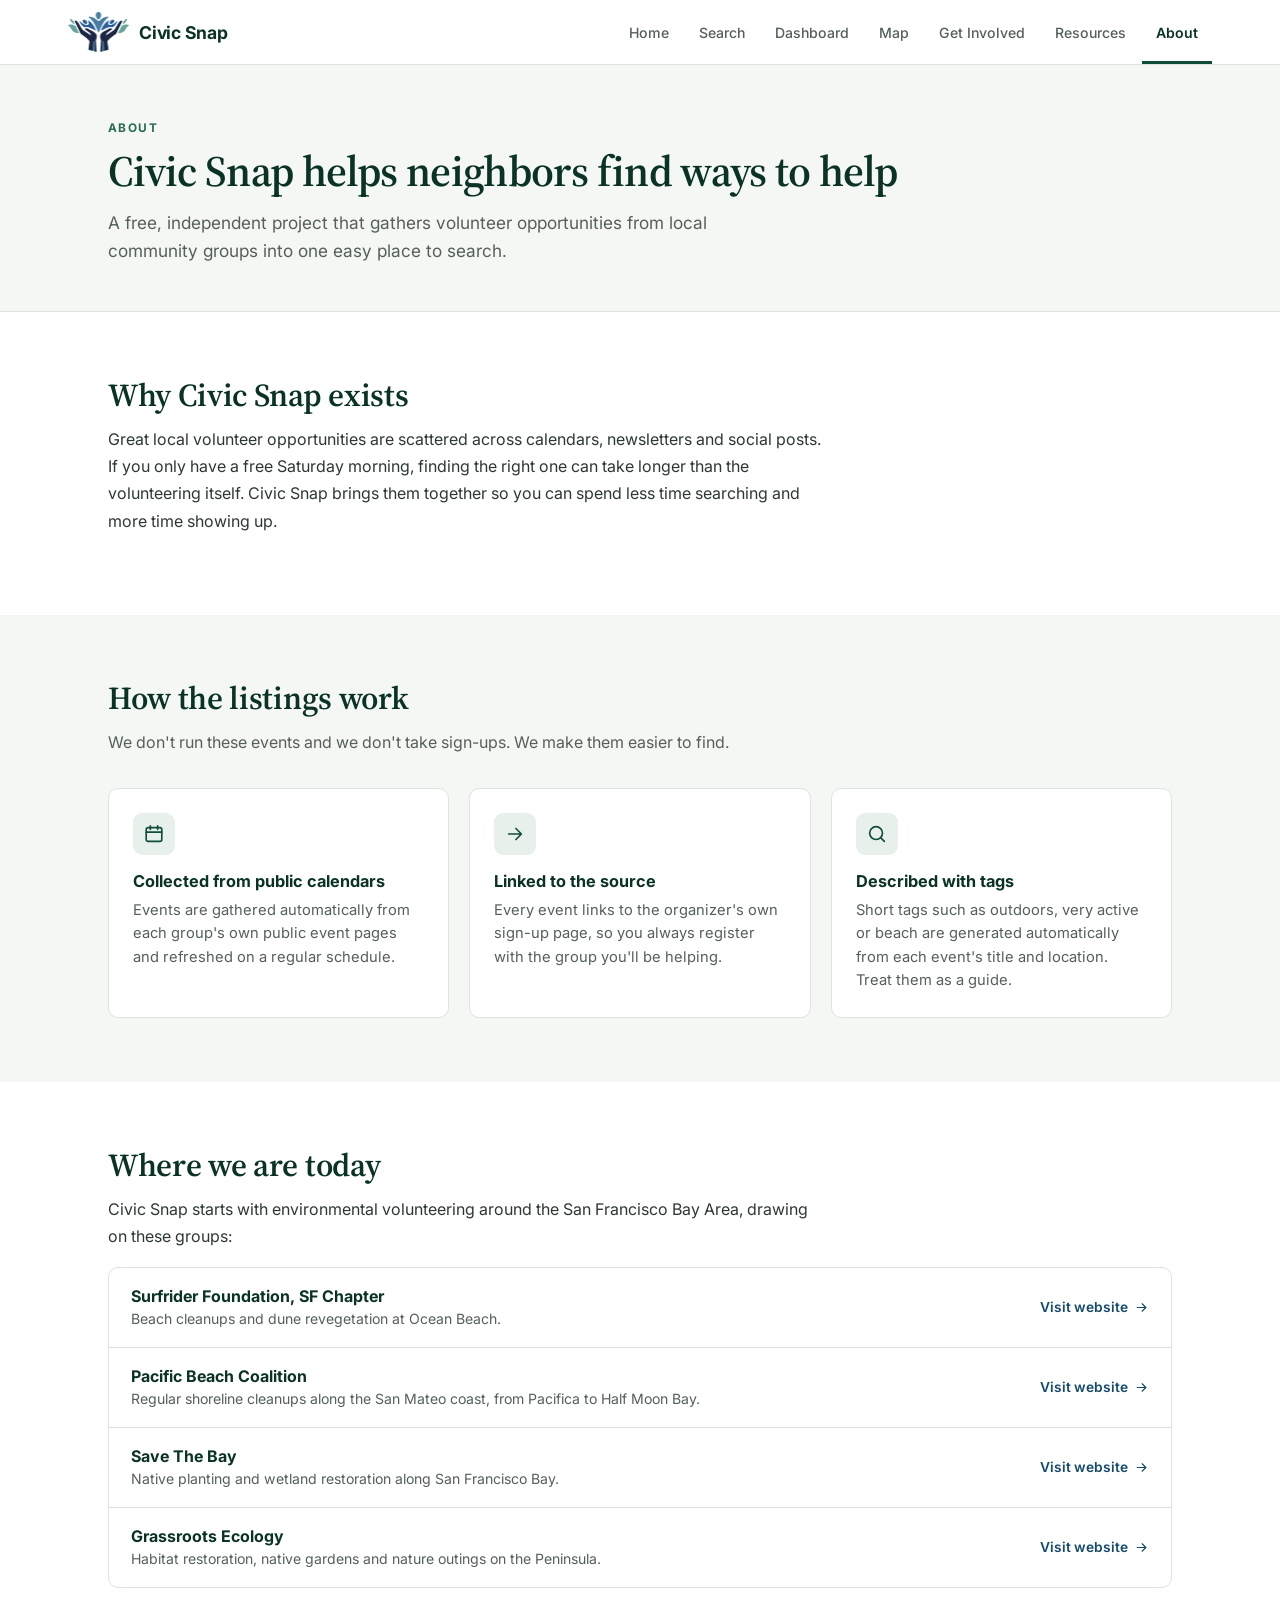
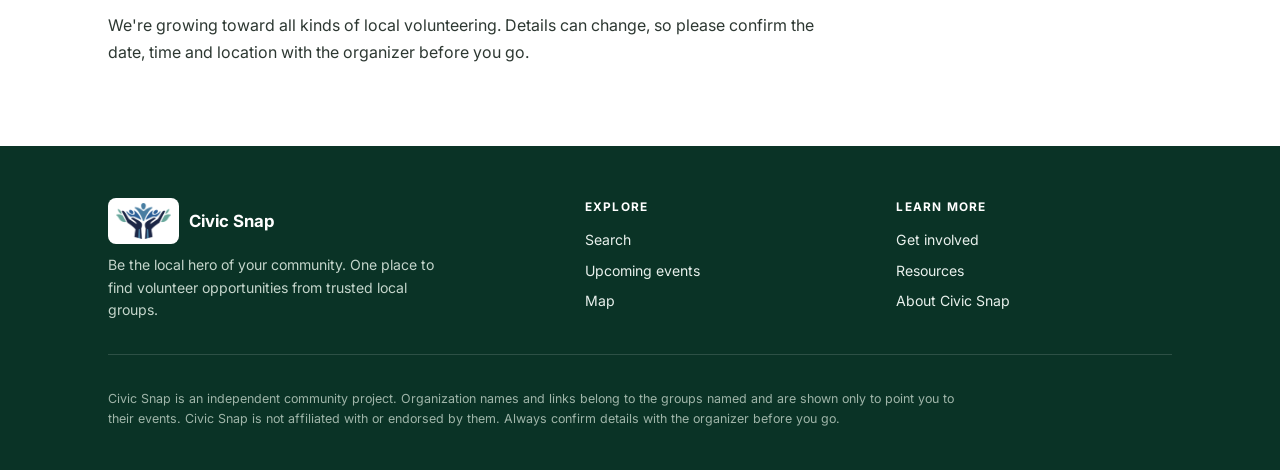
<file: about.html>
<!DOCTYPE html>
<html lang="en">
<head>
<meta charset="UTF-8">
<title>About Civic Snap | Local Volunteering in One Place</title>
<meta name="description" content="Civic Snap is a free, independent project that gathers local volunteer opportunities into one place.">
<link rel="canonical" href="https://chenfamilysanfranciscoai-ctrl.github.io/Civic-Snap/about.html">
<meta property="og:type" content="website">
<meta property="og:site_name" content="Civic Snap">
<meta property="og:title" content="About Civic Snap | Local Volunteering in One Place">
<meta property="og:description" content="Civic Snap is a free, independent project that gathers local volunteer opportunities into one place.">
<meta property="og:url" content="https://chenfamilysanfranciscoai-ctrl.github.io/Civic-Snap/about.html">
<meta property="og:image" content="https://chenfamilysanfranciscoai-ctrl.github.io/Civic-Snap/logo-full.png">
<meta name="twitter:card" content="summary">
<meta name="viewport" content="width=device-width, initial-scale=1.0">
<link rel="preconnect" href="https://fonts.googleapis.com">
<link rel="preconnect" href="https://fonts.gstatic.com" crossorigin>
<link href="https://fonts.googleapis.com/css2?family=Inter:wght@400;500;600;700;800&family=Source+Serif+4:opsz,wght@8..60,600;8..60,700&display=swap" rel="stylesheet">
<link rel="stylesheet" href="site.css">
<link rel="icon" type="image/png" href="favicon.png">
<link rel="apple-touch-icon" href="apple-touch-icon.png">
<script>document.documentElement.classList.add('js')</script>
<style>
.check-list{ list-style:none; margin:0; padding:0; display:grid; gap:12px; }
.check-list li{ display:flex; gap:12px; align-items:flex-start; font-size:0.96rem; line-height:1.6; color:#2d3832; }
.check-list svg{ width:20px; height:20px; flex-shrink:0; margin-top:2px; color:var(--brand-mid); }
.org-list{ display:grid; gap:0; border:1px solid var(--line); border-radius:10px; overflow:hidden; background:#fff; }
.org-row{ display:flex; justify-content:space-between; align-items:center; gap:18px; padding:18px 22px; border-top:1px solid var(--line); text-decoration:none; color:inherit; }
.org-row:first-child{ border-top:0; }
.org-row:hover{ background:var(--bg-soft); }
.org-row b{ display:block; font-size:1rem; color:var(--brand-dark); margin-bottom:2px; }
.org-row span.d{ font-size:0.88rem; color:var(--muted); line-height:1.5; }
.org-row .go{ display:inline-flex; align-items:center; gap:6px; font-size:0.86rem; font-weight:600; color:var(--accent-dark); white-space:nowrap; }
.org-row .go svg{ width:15px; height:15px; }
@media (max-width:640px){ .org-row{ flex-direction:column; align-items:flex-start; gap:8px; } }
</style>
</head>
<body>
<a class="skip-link" href="#main">Skip to content</a>
<header class="site-header">
<div class="header-inner">
<a class="brand" href="index.html" aria-label="Civic Snap home"><img src="logo-mark.png" alt="" width="62" height="40"><span class="brand-name">Civic Snap</span></a>
<button class="nav-toggle" type="button" aria-expanded="false" aria-controls="site-nav"><svg viewBox="0 0 24 24" fill="none" stroke="currentColor" stroke-width="2" stroke-linecap="round" aria-hidden="true"><path d="M4 7h16M4 12h16M4 17h16"/></svg><span class="nav-toggle-label">Menu</span></button>
<nav class="tabs" id="site-nav" aria-label="Main">
<a href="index.html" class="tab-link">Home</a>
<a href="search.html" class="tab-link">Search</a>
<a href="dashboard.html" class="tab-link">Dashboard</a>
<a href="map.html" class="tab-link">Map</a>
<a href="get-involved.html" class="tab-link">Get Involved</a>
<a href="resources.html" class="tab-link">Resources</a>
<a href="about.html" class="tab-link active" aria-current="page">About</a>
</nav>
</div>
</header>
<svg width="0" height="0" style="position:absolute" aria-hidden="true" focusable="false"><defs>
<symbol id="i-search" viewBox="0 0 24 24"><circle cx="11" cy="11" r="7"/><path d="M20 20l-3.5-3.5"/></symbol>
<symbol id="i-calendar" viewBox="0 0 24 24"><rect x="3.5" y="5" width="17" height="15" rx="2"/><path d="M3.5 10h17M8 3v4M16 3v4"/></symbol>
<symbol id="i-map" viewBox="0 0 24 24"><path d="M9 4L3.5 6v14L9 18l6 2 5.5-2V4L15 6 9 4z"/><path d="M9 4v14M15 6v14"/></symbol>
<symbol id="i-users" viewBox="0 0 24 24"><circle cx="9" cy="8" r="3.2"/><path d="M3 19c0-3.3 2.7-5.5 6-5.5s6 2.2 6 5.5"/><circle cx="17" cy="9" r="2.4"/><path d="M17 14c2.5 0 4.5 1.7 4.5 4.5"/></symbol>
<symbol id="i-trash" viewBox="0 0 24 24"><path d="M4 7h16M9 7V4.5h6V7M6.5 7l1 13h9l1-13M10 11v6M14 11v6"/></symbol>
<symbol id="i-sprout" viewBox="0 0 24 24"><path d="M12 21v-9"/><path d="M12 12C12 8 9 5.5 4.5 5.5 4.5 9.5 7 12 12 12z"/><path d="M12 14c0-3.5 2.5-6 7.5-6 0 4-2.5 6-7.5 6z"/></symbol>
<symbol id="i-mountain" viewBox="0 0 24 24"><path d="M3 19l6.5-11 4 6.5 2.5-4L21 19H3z"/></symbol>
<symbol id="i-leaf" viewBox="0 0 24 24"><path d="M5 19c0-8 5-13 14-14 0 9-5 14-14 14z"/><path d="M5 19l8-8"/></symbol>
<symbol id="i-route" viewBox="0 0 24 24"><circle cx="6" cy="18" r="2"/><circle cx="18" cy="6" r="2"/><path d="M8 18h7a3 3 0 0 0 0-6H9a3 3 0 0 1 0-6h7"/></symbol>
<symbol id="i-arrow" viewBox="0 0 24 24"><path d="M5 12h14M13 6l6 6-6 6"/></symbol>
<symbol id="i-check" viewBox="0 0 24 24"><path d="M5 12.5l4.5 4.5L19 7.5"/></symbol>
</defs></svg>
<main id="main">
<section class="page-hero"><div class="container">
<p class="eyebrow">About</p>
<h1>Civic Snap helps neighbors find ways to help</h1>
<p class="lead">A free, independent project that gathers volunteer opportunities from local community groups into one easy place to search.</p>
</div></section>

<section class="section"><div class="container prose">
<h2>Why Civic Snap exists</h2>
<p>Great local volunteer opportunities are scattered across calendars, newsletters and social posts. If you only have a free Saturday morning, finding the right one can take longer than the volunteering itself. Civic Snap brings them together so you can spend less time searching and more time showing up.</p>
</div></section>

<section class="section soft"><div class="container">
<h2>How the listings work</h2>
<p class="intro">We don't run these events and we don't take sign-ups. We make them easier to find.</p>
<div class="grid cols-3">
<div class="card-box"><div class="icon-box"><svg class="" viewBox="0 0 24 24" fill="none" stroke="currentColor" stroke-width="1.8" stroke-linecap="round" stroke-linejoin="round" aria-hidden="true"><use href="#i-calendar"/></svg></div><h3>Collected from public calendars</h3><p>Events are gathered automatically from each group's own public event pages and refreshed on a regular schedule.</p></div>
<div class="card-box"><div class="icon-box"><svg class="" viewBox="0 0 24 24" fill="none" stroke="currentColor" stroke-width="1.8" stroke-linecap="round" stroke-linejoin="round" aria-hidden="true"><use href="#i-arrow"/></svg></div><h3>Linked to the source</h3><p>Every event links to the organizer's own sign-up page, so you always register with the group you'll be helping.</p></div>
<div class="card-box"><div class="icon-box"><svg class="" viewBox="0 0 24 24" fill="none" stroke="currentColor" stroke-width="1.8" stroke-linecap="round" stroke-linejoin="round" aria-hidden="true"><use href="#i-search"/></svg></div><h3>Described with tags</h3><p>Short tags such as outdoors, very active or beach are generated automatically from each event's title and location. Treat them as a guide.</p></div>
</div>
</div></section>

<section class="section"><div class="container prose">
<h2>Where we are today</h2>
<p>Civic Snap starts with environmental volunteering around the San Francisco Bay Area, drawing on these groups:</p>
<div class="org-list" style="margin:8px 0 24px">
<a class="org-row" href="https://sf.surfrider.org/" target="_blank" rel="noopener noreferrer"><div><b>Surfrider Foundation, SF Chapter</b><span class="d">Beach cleanups and dune revegetation at Ocean Beach.</span></div><span class="go">Visit website <svg class="" viewBox="0 0 24 24" fill="none" stroke="currentColor" stroke-width="1.8" stroke-linecap="round" stroke-linejoin="round" aria-hidden="true"><use href="#i-arrow"/></svg></span></a>
<a class="org-row" href="https://www.pacificbeachcoalition.org/" target="_blank" rel="noopener noreferrer"><div><b>Pacific Beach Coalition</b><span class="d">Regular shoreline cleanups along the San Mateo coast, from Pacifica to Half Moon Bay.</span></div><span class="go">Visit website <svg class="" viewBox="0 0 24 24" fill="none" stroke="currentColor" stroke-width="1.8" stroke-linecap="round" stroke-linejoin="round" aria-hidden="true"><use href="#i-arrow"/></svg></span></a>
<a class="org-row" href="https://savesfbay.org/" target="_blank" rel="noopener noreferrer"><div><b>Save The Bay</b><span class="d">Native planting and wetland restoration along San Francisco Bay.</span></div><span class="go">Visit website <svg class="" viewBox="0 0 24 24" fill="none" stroke="currentColor" stroke-width="1.8" stroke-linecap="round" stroke-linejoin="round" aria-hidden="true"><use href="#i-arrow"/></svg></span></a>
<a class="org-row" href="https://www.grassrootsecology.org/" target="_blank" rel="noopener noreferrer"><div><b>Grassroots Ecology</b><span class="d">Habitat restoration, native gardens and nature outings on the Peninsula.</span></div><span class="go">Visit website <svg class="" viewBox="0 0 24 24" fill="none" stroke="currentColor" stroke-width="1.8" stroke-linecap="round" stroke-linejoin="round" aria-hidden="true"><use href="#i-arrow"/></svg></span></a>
</div>
<p>We're growing toward all kinds of local volunteering. Details can change, so please confirm the date, time and location with the organizer before you go.</p>
</div></section>
</main>
<footer class="site-footer">
<div class="container">
<div class="footer-grid">
<div>
<div class="footer-brand"><img src="logo-mark.png" alt="" width="62" height="40"><span>Civic Snap</span></div>
<p style="margin:0;max-width:340px">Be the local hero of your community. One place to find volunteer opportunities from trusted local groups.</p>
</div>
<div>
<h4>Explore</h4>
<ul>
<li><a href="search.html">Search</a></li>
<li><a href="dashboard.html">Upcoming events</a></li>
<li><a href="map.html">Map</a></li>
</ul>
</div>
<div>
<h4>Learn more</h4>
<ul>
<li><a href="get-involved.html">Get involved</a></li>
<li><a href="resources.html">Resources</a></li>
<li><a href="about.html">About Civic Snap</a></li>
</ul>
</div>
</div>
<p class="footer-note">Civic Snap is an independent community project. Organization names and links belong to the groups named and are shown only to point you to their events. Civic Snap is not affiliated with or endorsed by them. Always confirm details with the organizer before you go.</p>
</div>
</footer>
<script src="site.js"></script>
</body>
</html>
</file>
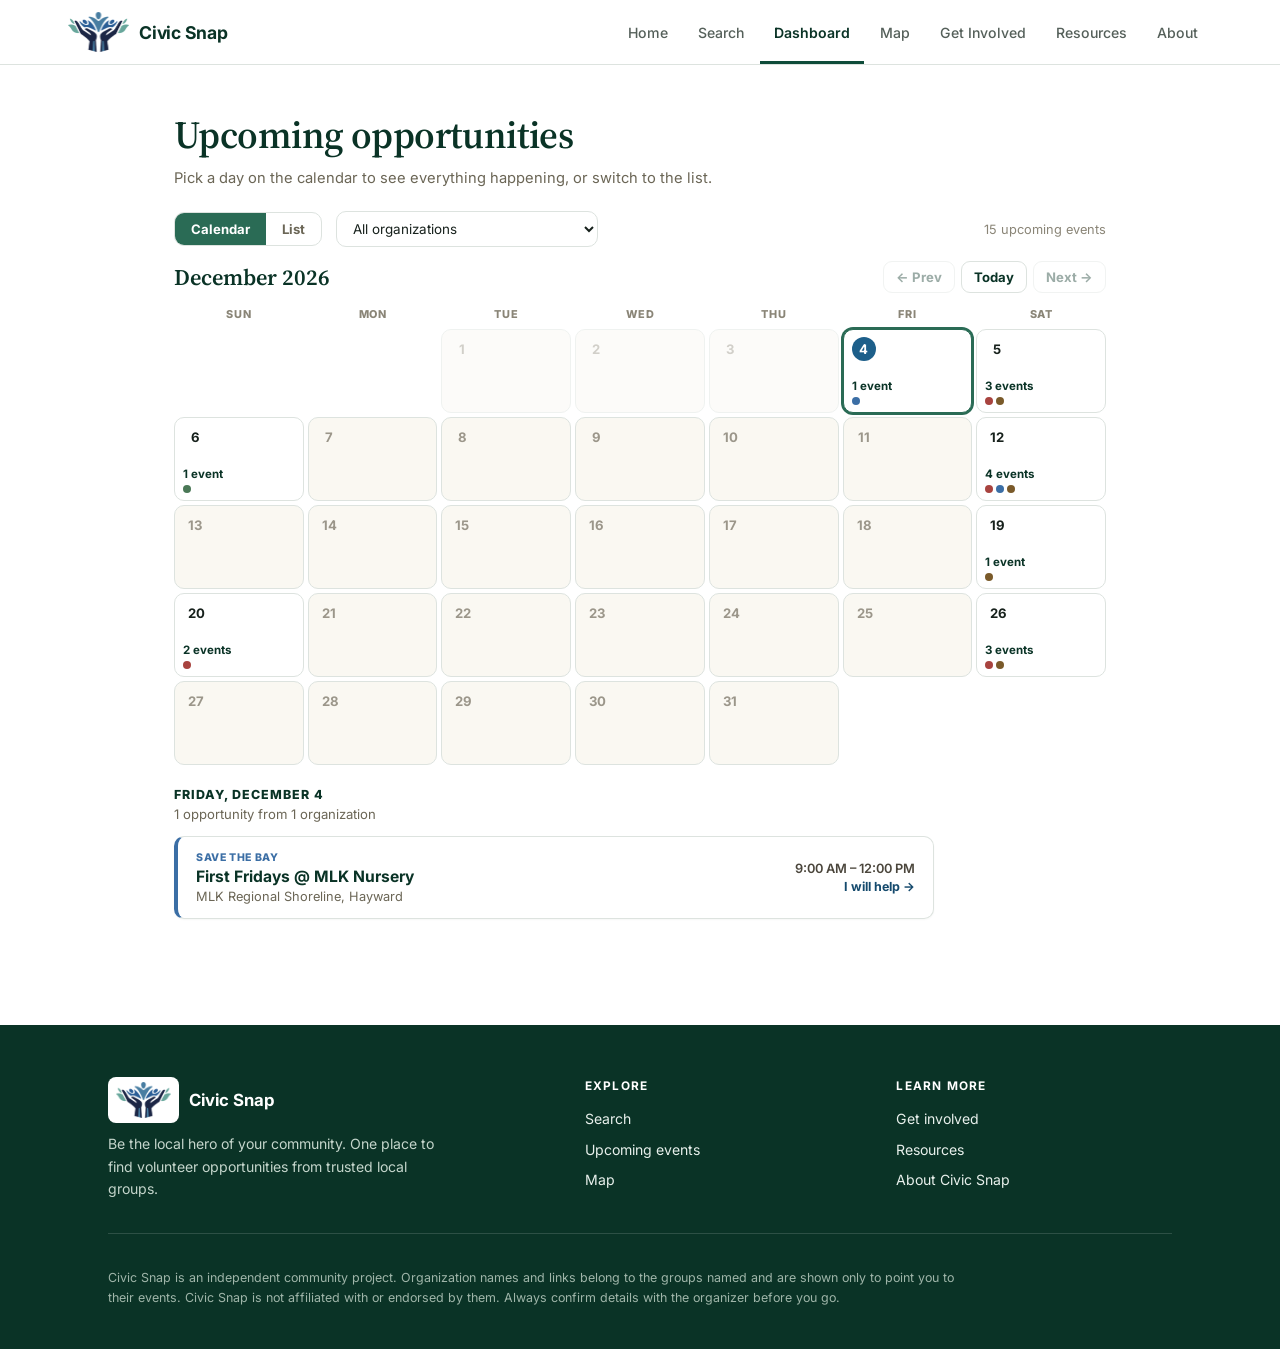
<file: dashboard.html>
<!DOCTYPE html>
<html lang="en">
<head>
<meta charset="UTF-8">
<title>Upcoming Volunteer Events | Civic Snap</title>
<meta name="description" content="Every upcoming local volunteer event from Civic Snap, soonest first and grouped by date, with a direct sign-up link.">
<link rel="canonical" href="https://chenfamilysanfranciscoai-ctrl.github.io/Civic-Snap/dashboard.html">
<meta property="og:type" content="website">
<meta property="og:site_name" content="Civic Snap">
<meta property="og:title" content="Upcoming Volunteer Events | Civic Snap">
<meta property="og:description" content="Every upcoming local volunteer event from Civic Snap, soonest first and grouped by date, with a direct sign-up link.">
<meta property="og:url" content="https://chenfamilysanfranciscoai-ctrl.github.io/Civic-Snap/dashboard.html">
<meta property="og:image" content="https://chenfamilysanfranciscoai-ctrl.github.io/Civic-Snap/logo-full.png">
<meta name="twitter:card" content="summary">
<meta name="viewport" content="width=device-width, initial-scale=1.0">
<link rel="preconnect" href="https://fonts.googleapis.com">
<link rel="preconnect" href="https://fonts.gstatic.com" crossorigin>
<link href="https://fonts.googleapis.com/css2?family=Inter:wght@400;500;600;700;800&family=Source+Serif+4:opsz,wght@8..60,600;8..60,700&display=swap" rel="stylesheet">
<link rel="stylesheet" href="site.css">
<link rel="icon" type="image/png" href="favicon.png">
<link rel="apple-touch-icon" href="apple-touch-icon.png">
<script>document.documentElement.classList.add('js')</script>
<style>
*{ box-sizing: border-box; }
body{ background: var(--bg-soft); }
html, body{
  margin: 0;
  min-height: 100%;
  font-family: 'Inter', system-ui, sans-serif;
  background: var(--paper);
  color: var(--ink);
}

/* ---- dashboard ---- */
.dash-wrap{
  max-width: 760px;
  margin: 0 auto;
  padding: 48px 24px 96px;
}
.dash-intro h1{
  margin: 0 0 10px;
  font-family: var(--serif);
  font-size: clamp(1.8rem, 3.6vw, 2.4rem);
  font-weight: 600;
  color: var(--brand-dark);
  letter-spacing: -0.015em;
  line-height: 1.15;
}
.dash-intro p{
  margin: 0 0 8px;
  font-size: 0.92rem;
  color: #6b6656;
  line-height: 1.5;
}

.date-heading{
  font-size: 0.72rem;
  font-weight: 800;
  text-transform: uppercase;
  letter-spacing: 0.08em;
  color: var(--moss-dark);
  margin: 30px 0 10px;
  padding-bottom: 7px;
  border-bottom: 1px solid var(--line);
}
.date-heading:first-of-type{
  margin-top: 26px;
}

/* Each event is its own clickable "button" -- a translucent tint of the
   organization's own color (so five different orgs read as five different
   colors at a glance, exactly like the map's pins and legend) with a solid
   color bar on the left for a quick-scan accent. */
.event-btn{
  display: flex;
  align-items: center;
  justify-content: space-between;
  gap: 16px;
  padding: 14px 18px;
  border-radius: 10px;
  border: 1px solid var(--line);
  border-left: 4px solid transparent;
  background: #fff;
  box-shadow: 0 1px 2px rgba(20,40,30,0.04);
  text-decoration: none;
  color: var(--ink);
  margin-bottom: 10px;
  transition: transform 0.12s ease, box-shadow 0.12s ease;
  cursor: pointer;
}
.event-btn:hover{
  transform: translateX(3px);
  box-shadow: 0 6px 16px rgba(20,30,20,0.1);
}
.event-btn.disabled{
  cursor: not-allowed;
  opacity: 0.7;
}
.event-btn.disabled:hover{
  transform: none;
  box-shadow: none;
}
.event-left{
  display: flex;
  flex-direction: column;
  gap: 3px;
  min-width: 0;
}
.event-org{
  font-size: 0.66rem;
  font-weight: 800;
  text-transform: uppercase;
  letter-spacing: 0.06em;
}
.event-name{
  font-size: 0.98rem;
  font-weight: 700;
  color: var(--moss-dark);
}
.event-loc{
  font-size: 0.8rem;
  color: #6b6656;
  white-space: nowrap;
  overflow: hidden;
  text-overflow: ellipsis;
}
.event-right{
  display: flex;
  flex-direction: column;
  align-items: flex-end;
  gap: 3px;
  flex-shrink: 0;
  text-align: right;
}
.event-time{
  font-size: 0.8rem;
  font-weight: 600;
  color: #4b463c;
  white-space: nowrap;
}
.event-cta{
  font-size: 0.78rem;
  font-weight: 700;
  color: var(--clay-dark);
  white-space: nowrap;
}
.event-btn.disabled .event-cta{
  color: #8a8577;
}

.empty-note{
  font-size: 0.9rem;
  color: #6b6656;
  padding: 24px 0;
}

@media (max-width: 560px){
  .event-btn{ flex-direction: column; align-items: flex-start; gap: 8px; }
  .event-right{ align-items: flex-start; text-align: left; }
  .event-left{ width: 100%; }
  .event-loc{ white-space: normal; }
}

/* ---- calendar view ---- */
.dash-wrap{ max-width: 980px; }
.dash-tools{
  display: flex;
  flex-wrap: wrap;
  align-items: center;
  gap: 10px 14px;
  margin: 22px 0 14px;
}
.view-toggle{
  display: inline-flex;
  border: 1px solid var(--line);
  border-radius: 10px;
  overflow: hidden;
  background: #fff;
}
.view-toggle button{
  font-family: inherit;
  font-size: 0.82rem;
  font-weight: 700;
  color: #6b6656;
  background: transparent;
  border: none;
  padding: 8px 16px;
  cursor: pointer;
}
.view-toggle button[aria-pressed="true"]{ background: var(--moss); color: #fff; }
.view-toggle button:focus-visible, .cal-nav button:focus-visible, .org-select:focus-visible{ outline: 2px solid var(--clay); outline-offset: 2px; }
.org-select{
  font-family: inherit;
  font-size: 0.84rem;
  color: var(--ink);
  background: #fff;
  border: 1px solid var(--line);
  border-radius: 10px;
  padding: 8px 12px;
  max-width: 100%;
}
.tool-count{ font-size: 0.8rem; color: #8a8577; margin-left: auto; }

.cal-head{
  display: flex;
  align-items: center;
  justify-content: space-between;
  gap: 10px;
  margin-bottom: 10px;
}
.cal-title{
  margin: 0;
  font-family: var(--serif);
  font-size: 1.4rem;
  font-weight: 600;
  color: var(--brand-dark);
}
.cal-nav{ display: inline-flex; gap: 6px; }
.cal-nav button{
  font-family: inherit;
  font-size: 0.82rem;
  font-weight: 700;
  color: var(--moss-dark);
  background: #fff;
  border: 1px solid var(--line);
  border-radius: 9px;
  padding: 7px 12px;
  cursor: pointer;
}
.cal-nav button:hover:not(:disabled){ background: var(--moss-light); }
.cal-nav button:disabled{ opacity: 0.4; cursor: not-allowed; }

.cal-grid{
  display: grid;
  grid-template-columns: repeat(7, minmax(0, 1fr));
  gap: 4px;
  list-style: none;
  margin: 0;
  padding: 0;
}
.cal-dow{
  font-size: 0.68rem;
  font-weight: 800;
  text-transform: uppercase;
  letter-spacing: 0.06em;
  color: #8a8577;
  text-align: center;
  padding: 4px 0;
}
.cal-cell{ margin: 0; padding: 0; }
.cal-day{
  position: relative;
  display: flex;
  flex-direction: column;
  align-items: flex-start;
  justify-content: space-between;
  gap: 6px;
  width: 100%;
  min-height: 84px;
  padding: 7px 8px;
  font-family: inherit;
  text-align: left;
  color: var(--ink);
  background: #fff;
  border: 1px solid var(--line);
  border-radius: 10px;
  cursor: pointer;
  transition: box-shadow 0.12s ease, border-color 0.12s ease;
}
.cal-day:hover{ box-shadow: 0 4px 12px rgba(20,30,20,0.1); border-color: #cfc9ba; }
.cal-day:focus-visible{ outline: 2px solid var(--clay); outline-offset: 1px; }
.cal-day.is-empty{ background: #faf8f2; color: #9b968a; cursor: default; }
.cal-day.is-empty:hover{ box-shadow: none; border-color: var(--line); }
.cal-day.is-past{ opacity: 0.45; }
.cal-day.is-today .cal-num{ background: var(--clay); color: #fff; }
.cal-day.is-selected{ border-color: var(--moss); box-shadow: 0 0 0 2px var(--moss); }
.cal-day.is-outside{ visibility: hidden; }
.cal-num{
  display: inline-flex;
  align-items: center;
  justify-content: center;
  min-width: 24px;
  height: 24px;
  padding: 0 5px;
  border-radius: 12px;
  font-size: 0.82rem;
  font-weight: 700;
}
.cal-meta{ display: flex; flex-direction: column; gap: 4px; width: 100%; }
.cal-count{ font-size: 0.72rem; font-weight: 700; color: var(--moss-dark); }
.cal-dots{ display: flex; flex-wrap: wrap; gap: 3px; }
.cal-dot{ width: 8px; height: 8px; border-radius: 50%; }

.day-panel{ margin-top: 22px; scroll-margin-top: 90px; }
.day-panel h2{
  margin: 0 0 4px;
  font-size: 0.78rem;
  font-weight: 800;
  text-transform: uppercase;
  letter-spacing: 0.08em;
  color: var(--moss-dark);
}
.day-sub{ margin: 0 0 14px; font-size: 0.82rem; color: #6b6656; }
.day-panel .event-btn{ max-width: 760px; }

@media (max-width: 640px){
  .dash-wrap{ padding: 32px 14px 80px; }
  .cal-grid{ gap: 3px; }
  .cal-day{ min-height: 58px; padding: 5px; }
  .cal-count{ font-size: 0.66rem; }
  .cal-count .word{ display: none; }
  .cal-dot{ width: 6px; height: 6px; }
  .tool-count{ margin-left: 0; width: 100%; }
}
</style>
</head>
<body>

<a class="skip-link" href="#main">Skip to content</a>
<header class="site-header">
<div class="header-inner">
<a class="brand" href="index.html" aria-label="Civic Snap home"><img src="logo-mark.png" alt="" width="62" height="40"><span class="brand-name">Civic Snap</span></a>
<button class="nav-toggle" type="button" aria-expanded="false" aria-controls="site-nav"><svg viewBox="0 0 24 24" fill="none" stroke="currentColor" stroke-width="2" stroke-linecap="round" aria-hidden="true"><path d="M4 7h16M4 12h16M4 17h16"/></svg><span class="nav-toggle-label">Menu</span></button>
<nav class="tabs" id="site-nav" aria-label="Main">
<a href="index.html" class="tab-link">Home</a>
<a href="search.html" class="tab-link">Search</a>
<a href="dashboard.html" class="tab-link active" aria-current="page">Dashboard</a>
<a href="map.html" class="tab-link">Map</a>
<a href="get-involved.html" class="tab-link">Get Involved</a>
<a href="resources.html" class="tab-link">Resources</a>
<a href="about.html" class="tab-link">About</a>
</nav>
</div>
</header>

<main class="dash-wrap" id="main">
<div class="dash-intro">
<h1>Upcoming opportunities</h1>
<p>Pick a day on the calendar to see everything happening, or switch to the list.</p>
</div>
<div class="dash-tools">
<div class="view-toggle" role="group" aria-label="View">
<button type="button" id="viewCal" aria-pressed="true">Calendar</button>
<button type="button" id="viewList" aria-pressed="false">List</button>
</div>
<label class="sr-only" for="orgSelect" style="position:absolute;left:-9999px">Organization</label>
<select class="org-select" id="orgSelect"><option value="">All organizations</option></select>
<span class="tool-count" id="toolCount" aria-live="polite"></span>
</div>
<section id="calView" aria-label="Calendar">
<div class="cal-head">
<h2 class="cal-title" id="calTitle"></h2>
<div class="cal-nav">
<button type="button" id="calPrev" aria-label="Previous month">&larr; Prev</button>
<button type="button" id="calToday">Today</button>
<button type="button" id="calNext" aria-label="Next month">Next &rarr;</button>
</div>
</div>
<ol class="cal-grid" id="calGrid"></ol>
<section class="day-panel" id="dayPanel" aria-live="polite"></section>
</section>
<div id="eventList" hidden></div>
</main>

<script>
// Defensive clean-up of events.json before anything is shown. Drops events that
// have no real location (placeholder text like "<UNKNOWN>", or coordinates that
// are not in the Bay Area, which is what a failed address lookup can produce)
// and blanks start/end values that are not clock times.
function cleanEventData(data){
  var timeRe = /^\d{1,2}(:\d{2})?\s*[AP]M$/i;
  var noLoc = /^\s*(tbd|tba|n\/a|none)?\s*$|<\s*unknown\s*>|to be (determined|announced)/i;
  return (Array.isArray(data) ? data : []).map(function(g){
    var list = ((g && g.events) || []).filter(function(e){
      if (!e) return false;
      if (noLoc.test(String(e.location == null ? '' : e.location))) return false;
      var lat = +e.lat, lng = +e.lng;
      return isFinite(lat) && isFinite(lng) && lat > 36.8 && lat < 38.7 && lng > -123.4 && lng < -121.0;
    }).map(function(e){
      var s = String(e.start == null ? '' : e.start).trim(), t = String(e.end == null ? '' : e.end).trim();
      return Object.assign({}, e, { start: timeRe.test(s) ? s : '', end: timeRe.test(t) ? t : '' });
    });
    return Object.assign({}, g, { events: list });
  });
}
</script>
<script>
// ---- mock-data toggle ----
// Kept in sync with map.html's own copy of this same toggle. Set to true
// to use the placeholder data below instead of events.json -- live site
// should stay on false.
const USE_MOCK_DATA = false;

const MOCK_DATA = [
  {
    org: "Surfrider Foundation SF",
    color: "#2f7fb8",
    orgUrl: "#",
    events: [
      { name: "Sample Beach Cleanup", date: "2026-10-04", day: "Sunday", start: "10:00 AM", end: "12:00 PM", location: "Ocean Beach, San Francisco", lat: 37.7594, lng: -122.5107, bookingUrl: "#" },
      { name: "Sample Storm Drain Stenciling", date: "2026-10-18", day: "Sunday", start: "9:00 AM", end: "11:00 AM", location: "Sunset District, San Francisco", lat: 37.7620, lng: -122.4870, bookingUrl: "#" }
    ]
  },
  {
    org: "Pacific Beach Coalition",
    color: "#3f9142",
    orgUrl: "#",
    events: [
      { name: "Sample Shoreline Cleanup", date: "2026-10-11", day: "Sunday", start: "9:00 AM", end: "11:00 AM", location: "Linda Mar Beach, Pacifica", lat: 37.5983, lng: -122.5011, bookingUrl: "#" },
      { name: "Sample Dune Restoration", date: "2026-11-08", day: "Sunday", start: "9:00 AM", end: "12:00 PM", location: "Sharp Park, Pacifica", lat: 37.6280, lng: -122.4930, bookingUrl: "#" }
    ]
  },
  {
    org: "Save The Bay",
    color: "#c98a1f",
    orgUrl: "#",
    events: [
      { name: "Sample Marsh Restoration", date: "2026-10-18", day: "Sunday", start: "9:30 AM", end: "12:30 PM", location: "Eden Landing Ecological Reserve, Hayward", lat: 37.6069, lng: -122.1136, bookingUrl: "#" },
      { name: "Sample Wetland Planting", date: "2026-11-15", day: "Sunday", start: "9:00 AM", end: "12:00 PM", location: "Ravenswood Preserve, Menlo Park", lat: 37.4750, lng: -122.2020, bookingUrl: "#" }
    ]
  },
  {
    org: "Grassroots Ecology",
    color: "#7a4fae",
    orgUrl: "#",
    events: [
      { name: "Sample Native Plant Restoration", date: "2026-10-25", day: "Sunday", start: "9:00 AM", end: "12:00 PM", location: "Arastradero Preserve, Palo Alto", lat: 37.3781, lng: -122.1697, bookingUrl: "#" },
      { name: "Sample Invasive Removal", date: "2026-11-22", day: "Sunday", start: "9:00 AM", end: "11:30 AM", location: "Foothills Park, Palo Alto", lat: 37.3640, lng: -122.1610, bookingUrl: "#" }
    ]
  },
  {
    org: "Sample Bay Organization",
    color: "#d9642b",
    orgUrl: "#",
    events: [
      { name: "Sample Bay Shoreline Cleanup", date: "2026-11-01", day: "Sunday", start: "10:00 AM", location: "Heron's Head Park, San Francisco", lat: 37.7407, lng: -122.3773, bookingUrl: "#" },
      { name: "Sample Water Quality Monitoring", date: "2026-11-08", day: "Sunday", start: "8:30 AM", end: "10:30 AM", location: "Candlestick Point, San Francisco", lat: 37.7180, lng: -122.3700, bookingUrl: "#" }
    ]
  }
];

let orgData = [];

async function loadOrgData(){
  if (USE_MOCK_DATA) {
    orgData = MOCK_DATA;
    return;
  }
  try {
    const res = await fetch('events.json?_=' + Date.now(), { cache: 'no-store' });
    if (!res.ok) throw new Error('events.json request failed: ' + res.status);
    orgData = cleanEventData(await res.json());
  } catch (err) {
    console.error('Could not load events.json', err);
    document.getElementById('eventList').innerHTML =
      '<p class="empty-note">Could not load event data (events.json). If you opened this file directly, serve it over a local web server instead of file:// so the fetch works.</p>';
  }
}

function formatDate(iso){
  const d = new Date(iso + "T00:00:00");
  return d.toLocaleDateString('en-US', { month: 'short', day: 'numeric', year: 'numeric' });
}

function hexToRgba(hex, alpha){
  const r = parseInt(hex.slice(1, 3), 16);
  const g = parseInt(hex.slice(3, 5), 16);
  const b = parseInt(hex.slice(5, 7), 16);
  return `rgba(${r}, ${g}, ${b}, ${alpha})`;
}

// Rough "H:MM AM/PM" -> minutes-since-midnight parser, just for sorting
// events within the same date -- not used anywhere data actually gets
// displayed, so it only needs to be good enough to order a day's events.
function parseTimeToMinutes(t){
  if (!t) return 0;
  const m = t.match(/(\d+):(\d+)\s*(AM|PM)/i);
  if (!m) return 0;
  let h = parseInt(m[1], 10);
  const min = parseInt(m[2], 10);
  const ap = m[3].toUpperCase();
  if (ap === 'PM' && h !== 12) h += 12;
  if (ap === 'AM' && h === 12) h = 0;
  return h * 60 + min;
}

function flattenAndSort(){
  const flat = [];
  orgData.forEach(orgGroup => {
    orgGroup.events.forEach(ev => {
      flat.push(Object.assign({}, ev, { org: orgGroup.org, color: orgGroup.color, orgUrl: orgGroup.orgUrl }));
    });
  });
  flat.sort((a, b) => {
    if (a.date !== b.date) return a.date < b.date ? -1 : 1;
    return parseTimeToMinutes(a.start) - parseTimeToMinutes(b.start);
  });
  return flat;
}

// ---- state ----
let ALL = [];                     // every event, flattened and sorted
let viewMonth = null;             // { y, m } month shown in the calendar
let selectedISO = null;           // day whose events are listed under the calendar
let orgFilter = '';
let currentView = 'cal';
const TODAY = new Date();
const TODAY_ISO = isoOf(TODAY.getFullYear(), TODAY.getMonth(), TODAY.getDate());
const MONTHS = ['January','February','March','April','May','June','July','August','September','October','November','December'];
const WEEKDAYS = ['Sunday','Monday','Tuesday','Wednesday','Thursday','Friday','Saturday'];

function isoOf(y, m, d){ return y + '-' + String(m + 1).padStart(2, '0') + '-' + String(d).padStart(2, '0'); }
function partsOf(iso){ const m = /^(\d{4})-(\d{2})-(\d{2})$/.exec(iso); return m ? { y: +m[1], m: +m[2] - 1, d: +m[3] } : null; }
function safeColor(c){ return /^#[0-9a-fA-F]{6}$/.test(c || '') ? c : '#4a7856'; }
function safeUrl(u){
  if (typeof u !== 'string') return null;
  try { const p = new URL(u, location.href); return (p.protocol === 'https:' || p.protocol === 'http:') ? p.href : null; }
  catch (e) { return null; }
}
function plural(n, word){ return n + ' ' + word + (n === 1 ? '' : 's'); }

function visibleEvents(){ return orgFilter ? ALL.filter(e => e.org === orgFilter) : ALL; }
function byDay(list){
  const map = new Map();
  list.forEach(ev => { if (!map.has(ev.date)) map.set(ev.date, []); map.get(ev.date).push(ev); });
  return map;
}

// ---- one event card (same look as before) ----
function eventCard(ev){
  const signupUrl = safeUrl(ev.bookingUrl) || safeUrl(ev.orgUrl);
  const el = document.createElement(signupUrl ? 'a' : 'div');
  el.className = 'event-btn' + (signupUrl ? '' : ' disabled');
  if (signupUrl) { el.href = signupUrl; el.target = '_blank'; el.rel = 'noopener noreferrer'; }
  else el.title = "No sign-up link found yet for this event. Check the organization's site directly.";
  el.style.borderLeftColor = ev.color;
  const timeStr = ev.start ? (ev.end ? `${ev.start} – ${ev.end}` : ev.start) : 'Time to be announced';
  const left = document.createElement('div'); left.className = 'event-left';
  const orgSpan = document.createElement('span'); orgSpan.className = 'event-org'; orgSpan.style.color = ev.color; orgSpan.textContent = ev.org;
  const nameSpan = document.createElement('span'); nameSpan.className = 'event-name'; nameSpan.textContent = ev.name;
  const locSpan = document.createElement('span'); locSpan.className = 'event-loc'; locSpan.textContent = ev.location;
  left.append(orgSpan, nameSpan, locSpan);
  const right = document.createElement('div'); right.className = 'event-right';
  const timeSpan = document.createElement('span'); timeSpan.className = 'event-time'; timeSpan.textContent = timeStr;
  const ctaSpan = document.createElement('span'); ctaSpan.className = 'event-cta'; ctaSpan.textContent = signupUrl ? 'I will help →' : 'Link coming soon';
  right.append(timeSpan, ctaSpan);
  el.append(left, right);
  return el;
}

// ---- calendar ----
function monthBounds(){
  const days = ALL.map(e => e.date).sort();
  const t = partsOf(TODAY_ISO);
  const first = { y: t.y, m: t.m };
  const last = days.length ? partsOf(days[days.length - 1]) : t;
  return { first, last: (last.y * 12 + last.m < first.y * 12 + first.m) ? first : { y: last.y, m: last.m } };
}

function renderCalendar(){
  const grid = document.getElementById('calGrid');
  grid.innerHTML = '';
  const { y, m } = viewMonth;
  document.getElementById('calTitle').textContent = MONTHS[m] + ' ' + y;
  const b = monthBounds();
  const idx = y * 12 + m;
  document.getElementById('calPrev').disabled = idx <= b.first.y * 12 + b.first.m;
  document.getElementById('calNext').disabled = idx >= b.last.y * 12 + b.last.m;

  WEEKDAYS.forEach(w => {
    const li = document.createElement('li');
    li.className = 'cal-dow'; li.setAttribute('aria-hidden', 'true');
    li.textContent = w.slice(0, 3);
    grid.appendChild(li);
  });

  const days = byDay(visibleEvents());
  const daysInMonth = new Date(y, m + 1, 0).getDate();
  // In the current month, skip the weeks that are already over so today's week is at the top.
  const tp = partsOf(TODAY_ISO);
  const startD = (tp.y === y && tp.m === m) ? Math.max(1, tp.d - new Date(y, m, tp.d).getDay()) : 1;
  const firstDow = new Date(y, m, startD).getDay();
  for (let i = 0; i < firstDow; i++) {
    const li = document.createElement('li'); li.className = 'cal-cell';
    const pad = document.createElement('div'); pad.className = 'cal-day is-outside'; pad.setAttribute('aria-hidden', 'true');
    li.appendChild(pad); grid.appendChild(li);
  }
  for (let d = startD; d <= daysInMonth; d++) {
    const iso = isoOf(y, m, d);
    const evs = days.get(iso) || [];
    const li = document.createElement('li'); li.className = 'cal-cell';
    const btn = document.createElement('button');
    btn.type = 'button';
    btn.className = 'cal-day' + (evs.length ? '' : ' is-empty') + (iso < TODAY_ISO ? ' is-past' : '')
      + (iso === TODAY_ISO ? ' is-today' : '') + (iso === selectedISO ? ' is-selected' : '');
    btn.dataset.date = iso;
    const label = WEEKDAYS[new Date(y, m, d).getDay()] + ', ' + MONTHS[m] + ' ' + d;
    btn.setAttribute('aria-label', label + ': ' + (evs.length ? plural(evs.length, 'event') : 'no events'));
    if (iso === selectedISO) btn.setAttribute('aria-current', 'date');
    const num = document.createElement('span'); num.className = 'cal-num'; num.textContent = d;
    btn.appendChild(num);
    if (evs.length) {
      const meta = document.createElement('span'); meta.className = 'cal-meta';
      const count = document.createElement('span'); count.className = 'cal-count';
      count.innerHTML = evs.length + '<span class="word"> ' + (evs.length === 1 ? 'event' : 'events') + '</span>';
      const dots = document.createElement('span'); dots.className = 'cal-dots';
      [...new Set(evs.map(e => e.color))].slice(0, 6).forEach(c => {
        const dot = document.createElement('span'); dot.className = 'cal-dot'; dot.style.background = c; dots.appendChild(dot);
      });
      meta.append(count, dots);
      btn.appendChild(meta);
      btn.addEventListener('click', () => selectDay(iso, true));
    } else {
      btn.setAttribute('aria-disabled', 'true');
      btn.tabIndex = -1;
    }
    li.appendChild(btn);
    grid.appendChild(li);
  }
}

function renderDayPanel(){
  const panel = document.getElementById('dayPanel');
  panel.innerHTML = '';
  const evs = (byDay(visibleEvents()).get(selectedISO) || []).slice().sort((a, b) => parseTimeToMinutes(a.start) - parseTimeToMinutes(b.start));
  const p = partsOf(selectedISO);
  const h = document.createElement('h2');
  h.textContent = p ? WEEKDAYS[new Date(p.y, p.m, p.d).getDay()] + ', ' + MONTHS[p.m] + ' ' + p.d : '';
  panel.appendChild(h);
  if (!evs.length) {
    const n = document.createElement('p'); n.className = 'day-sub';
    n.textContent = 'Nothing listed for this day. Pick a day with a number under it.';
    panel.appendChild(n); return;
  }
  const orgs = new Set(evs.map(e => e.org)).size;
  const sub = document.createElement('p'); sub.className = 'day-sub';
  sub.textContent = plural(evs.length, 'opportunity').replace('opportunitys', 'opportunities') + ' from ' + plural(orgs, 'organization');
  panel.appendChild(sub);
  evs.forEach(ev => panel.appendChild(eventCard(ev)));
}

function selectDay(iso, scroll){
  selectedISO = iso;
  const p = partsOf(iso);
  if (p && (p.y !== viewMonth.y || p.m !== viewMonth.m)) viewMonth = { y: p.y, m: p.m };
  renderCalendar();
  renderDayPanel();
  if (scroll) { try { document.getElementById('dayPanel').scrollIntoView({ behavior: 'smooth', block: 'nearest' }); } catch (e) {} }
}

function firstDayWithEvents(){
  const days = [...byDay(visibleEvents()).keys()].sort();
  return days.find(d => d >= TODAY_ISO) || days[0] || TODAY_ISO;
}

// ---- list view (the original, grouped by date) ----
function renderList(){
  const container = document.getElementById('eventList');
  container.innerHTML = '';
  const evs = visibleEvents();
  if (!evs.length) { container.innerHTML = '<p class="empty-note">No upcoming events right now. Check back soon.</p>'; return; }
  let lastDate = null;
  evs.forEach(ev => {
    if (ev.date !== lastDate) {
      lastDate = ev.date;
      const heading = document.createElement('div');
      heading.className = 'date-heading';
      heading.textContent = `${ev.day}, ${formatDate(ev.date)}`;
      container.appendChild(heading);
    }
    container.appendChild(eventCard(ev));
  });
}

function updateCount(){
  const n = visibleEvents().length;
  document.getElementById('toolCount').textContent = plural(n, 'upcoming event') + (orgFilter ? ' from ' + orgFilter : '');
}

function refresh(){
  updateCount();
  if (!partsOf(selectedISO)) selectedISO = firstDayWithEvents();
  renderCalendar();
  renderDayPanel();
  renderList();
}

function setView(v){
  currentView = v;
  document.getElementById('calView').hidden = v !== 'cal';
  document.getElementById('eventList').hidden = v !== 'list';
  document.getElementById('viewCal').setAttribute('aria-pressed', v === 'cal' ? 'true' : 'false');
  document.getElementById('viewList').setAttribute('aria-pressed', v === 'list' ? 'true' : 'false');
}

function setupControls(){
  const sel = document.getElementById('orgSelect');
  [...new Set(ALL.map(e => e.org))].sort().forEach(o => {
    const opt = document.createElement('option'); opt.value = o; opt.textContent = o; sel.appendChild(opt);
  });
  sel.addEventListener('change', () => {
    orgFilter = sel.value;
    selectedISO = firstDayWithEvents();
    const p = partsOf(selectedISO); viewMonth = { y: p.y, m: p.m };
    refresh();
  });
  document.getElementById('viewCal').addEventListener('click', () => setView('cal'));
  document.getElementById('viewList').addEventListener('click', () => setView('list'));
  const shift = n => { const t = viewMonth.y * 12 + viewMonth.m + n; viewMonth = { y: Math.floor(t / 12), m: t % 12 }; renderCalendar(); };
  document.getElementById('calPrev').addEventListener('click', () => shift(-1));
  document.getElementById('calNext').addEventListener('click', () => shift(1));
  document.getElementById('calToday').addEventListener('click', () => {
    const t = partsOf(TODAY_ISO); viewMonth = { y: t.y, m: t.m };
    selectedISO = TODAY_ISO; renderCalendar(); renderDayPanel();
  });
}

async function init(){
  await loadOrgData();
  if (!orgData.length) return;
  ALL = flattenAndSort().filter(e => /^\d{4}-\d{2}-\d{2}$/.test(e.date || '') && e.date >= TODAY_ISO)
    .map(e => Object.assign({}, e, { color: safeColor(e.color) }));
  selectedISO = firstDayWithEvents();
  const p = partsOf(selectedISO); viewMonth = { y: p.y, m: p.m };
  setupControls();
  refresh();
  setView('cal');
}

init();
</script>

<footer class="site-footer">
<div class="container">
<div class="footer-grid">
<div>
<div class="footer-brand"><img src="logo-mark.png" alt="" width="62" height="40"><span>Civic Snap</span></div>
<p style="margin:0;max-width:340px">Be the local hero of your community. One place to find volunteer opportunities from trusted local groups.</p>
</div>
<div>
<h4>Explore</h4>
<ul>
<li><a href="search.html">Search</a></li>
<li><a href="dashboard.html">Upcoming events</a></li>
<li><a href="map.html">Map</a></li>
</ul>
</div>
<div>
<h4>Learn more</h4>
<ul>
<li><a href="get-involved.html">Get involved</a></li>
<li><a href="resources.html">Resources</a></li>
<li><a href="about.html">About Civic Snap</a></li>
</ul>
</div>
</div>
<p class="footer-note">Civic Snap is an independent community project. Organization names and links belong to the groups named and are shown only to point you to their events. Civic Snap is not affiliated with or endorsed by them. Always confirm details with the organizer before you go.</p>
</div>
</footer>
<script src="site.js"></script>
</body>
</html>
</file>
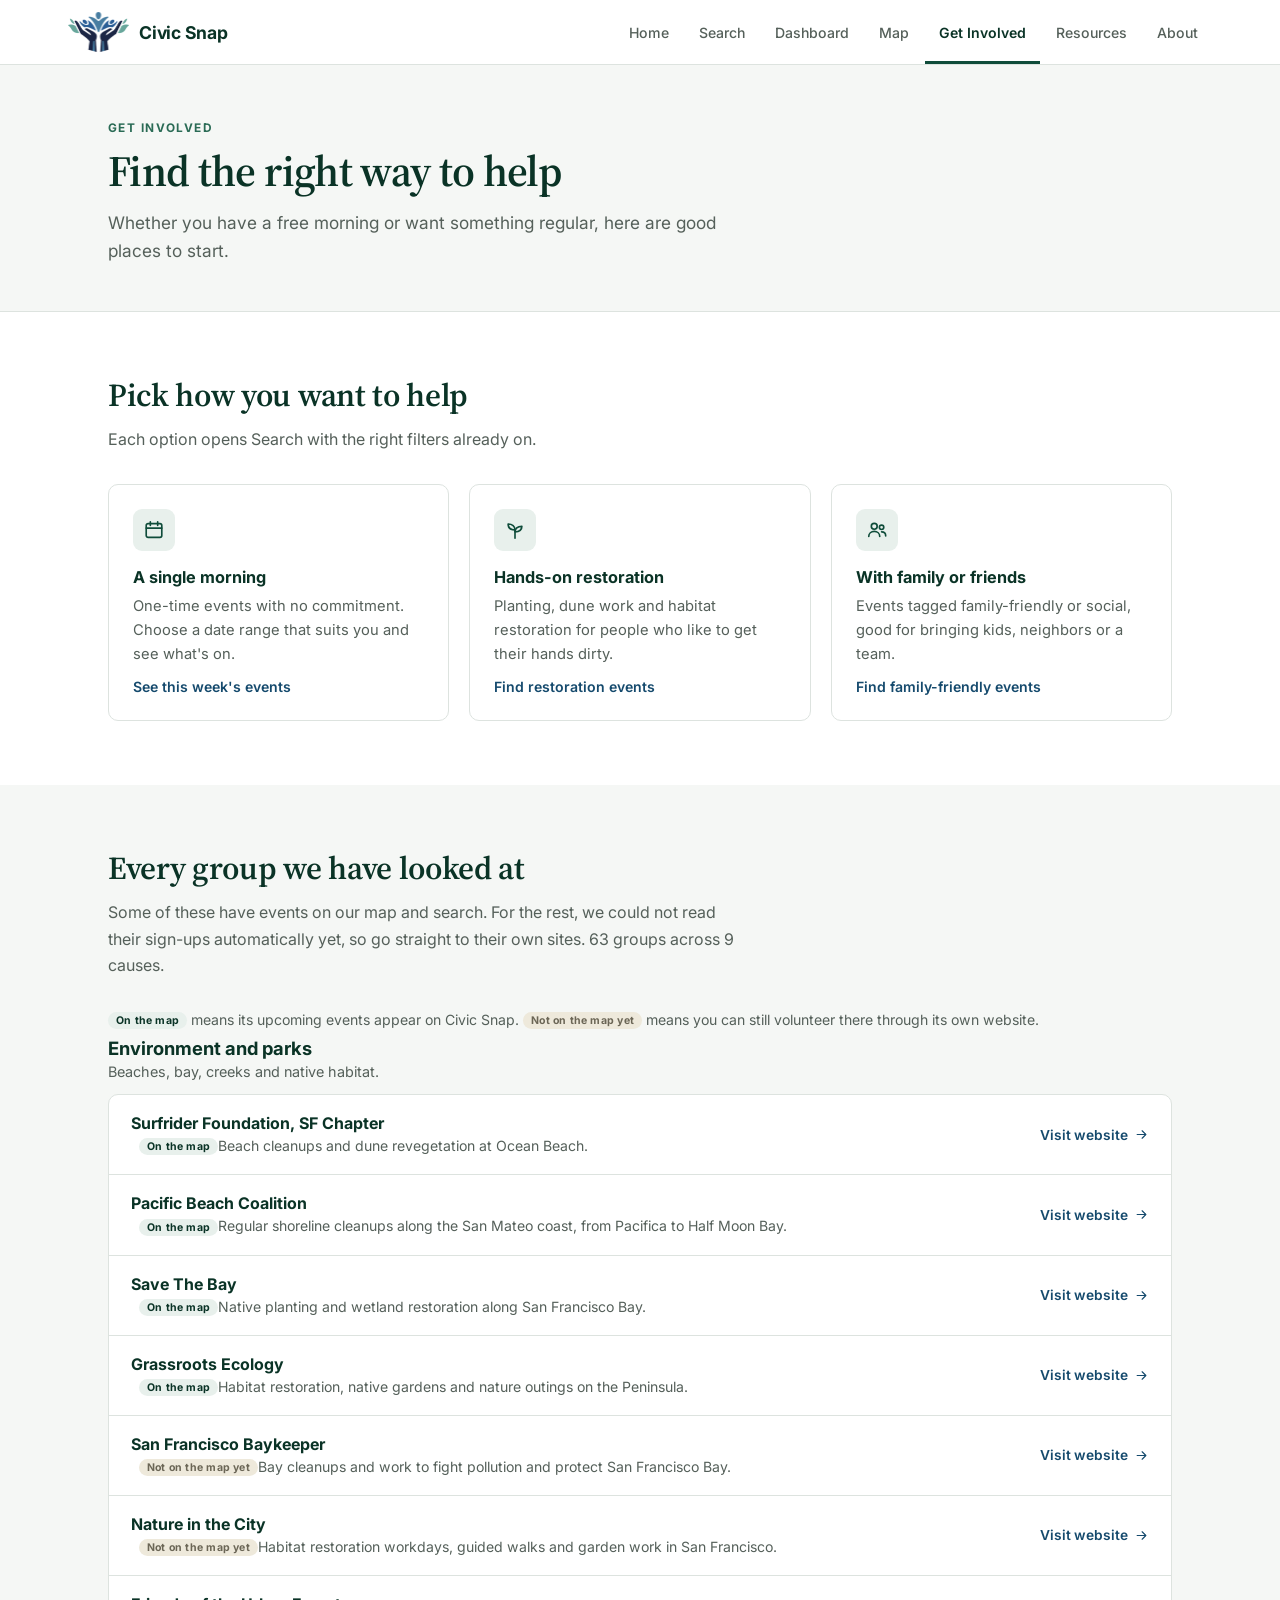
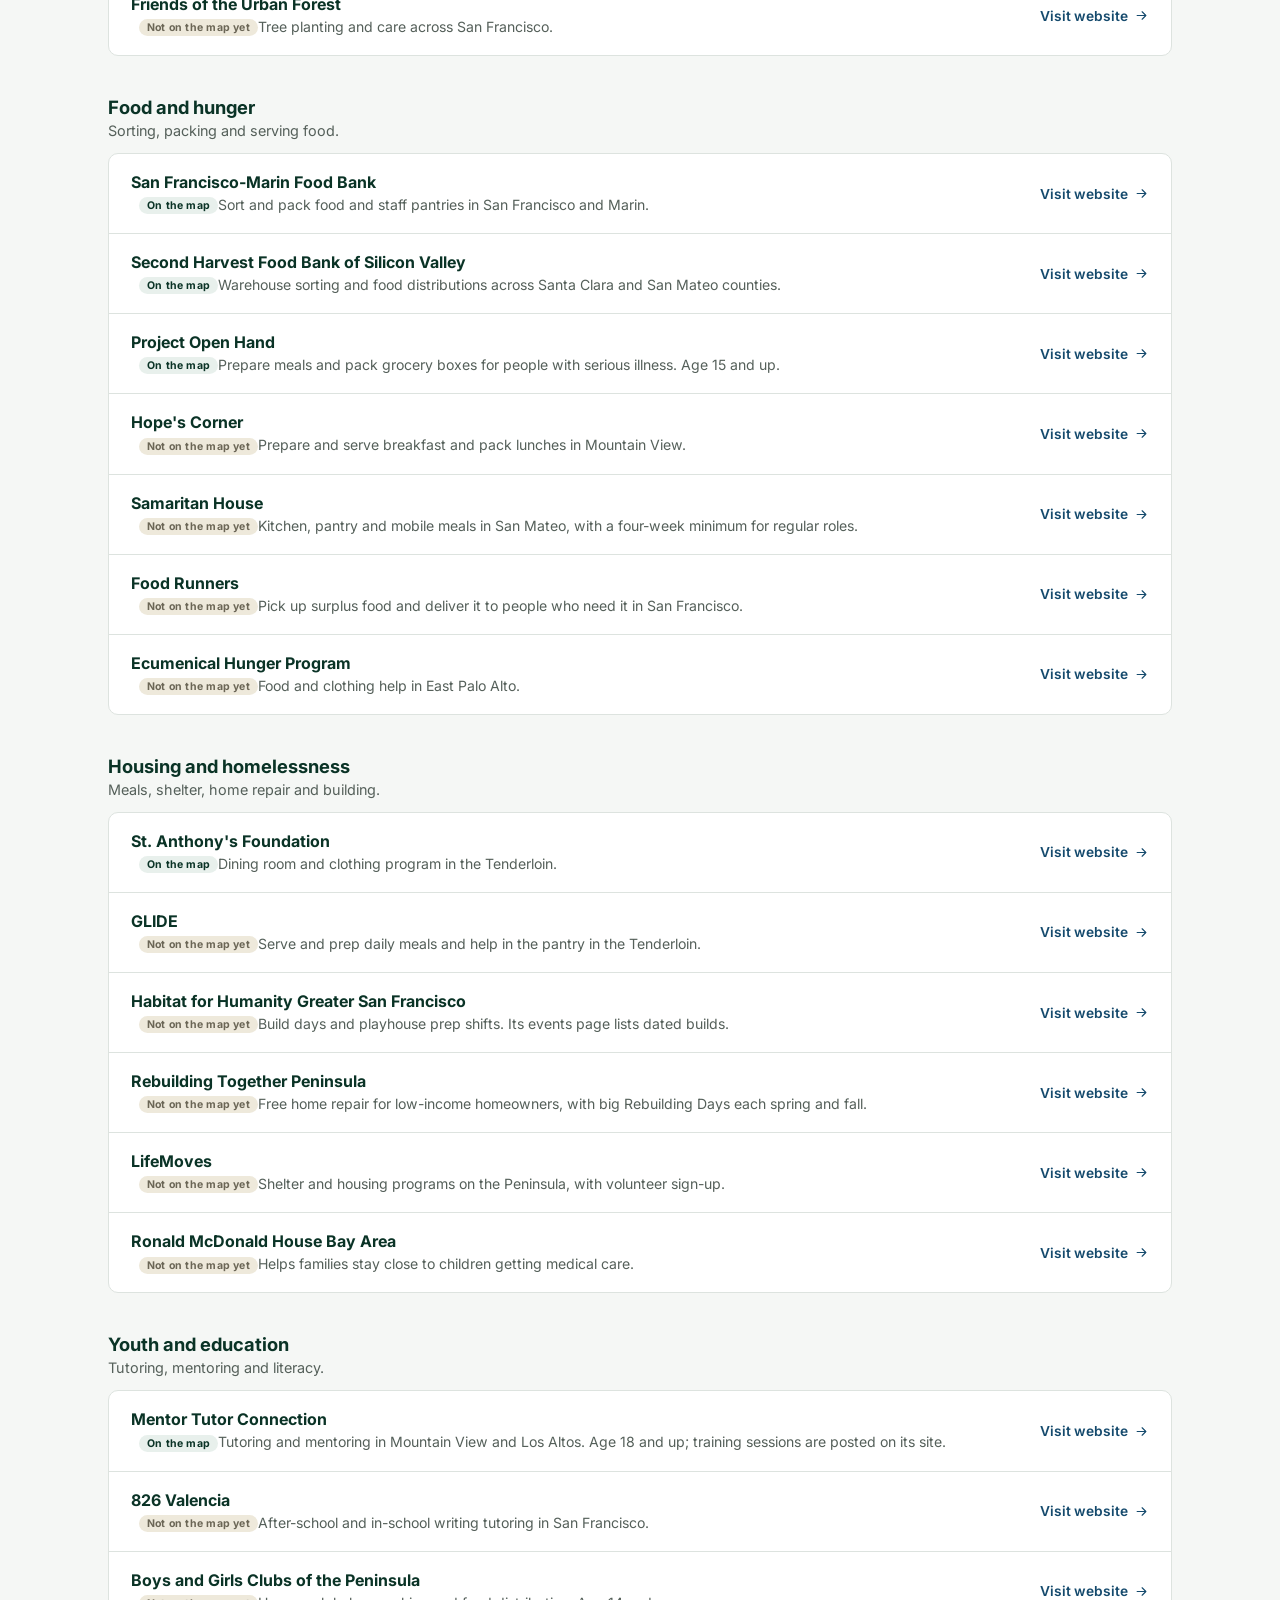
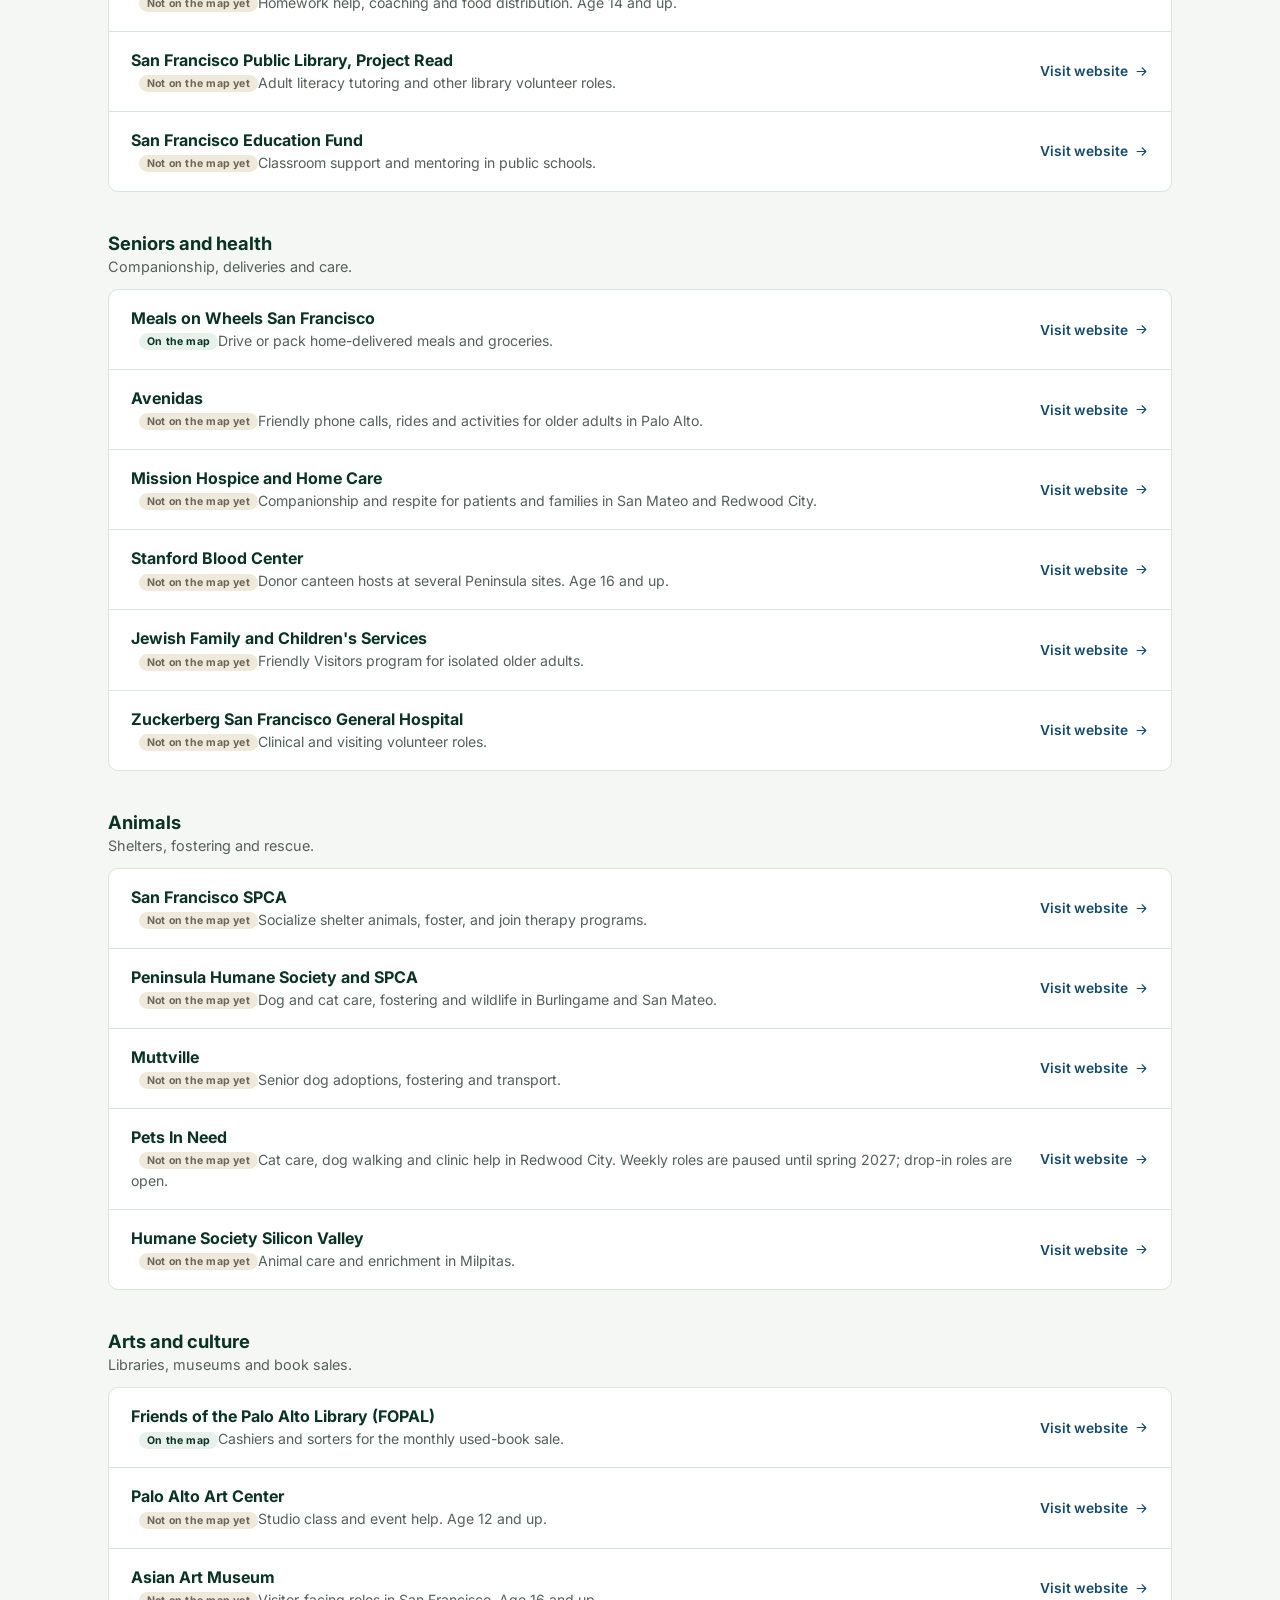
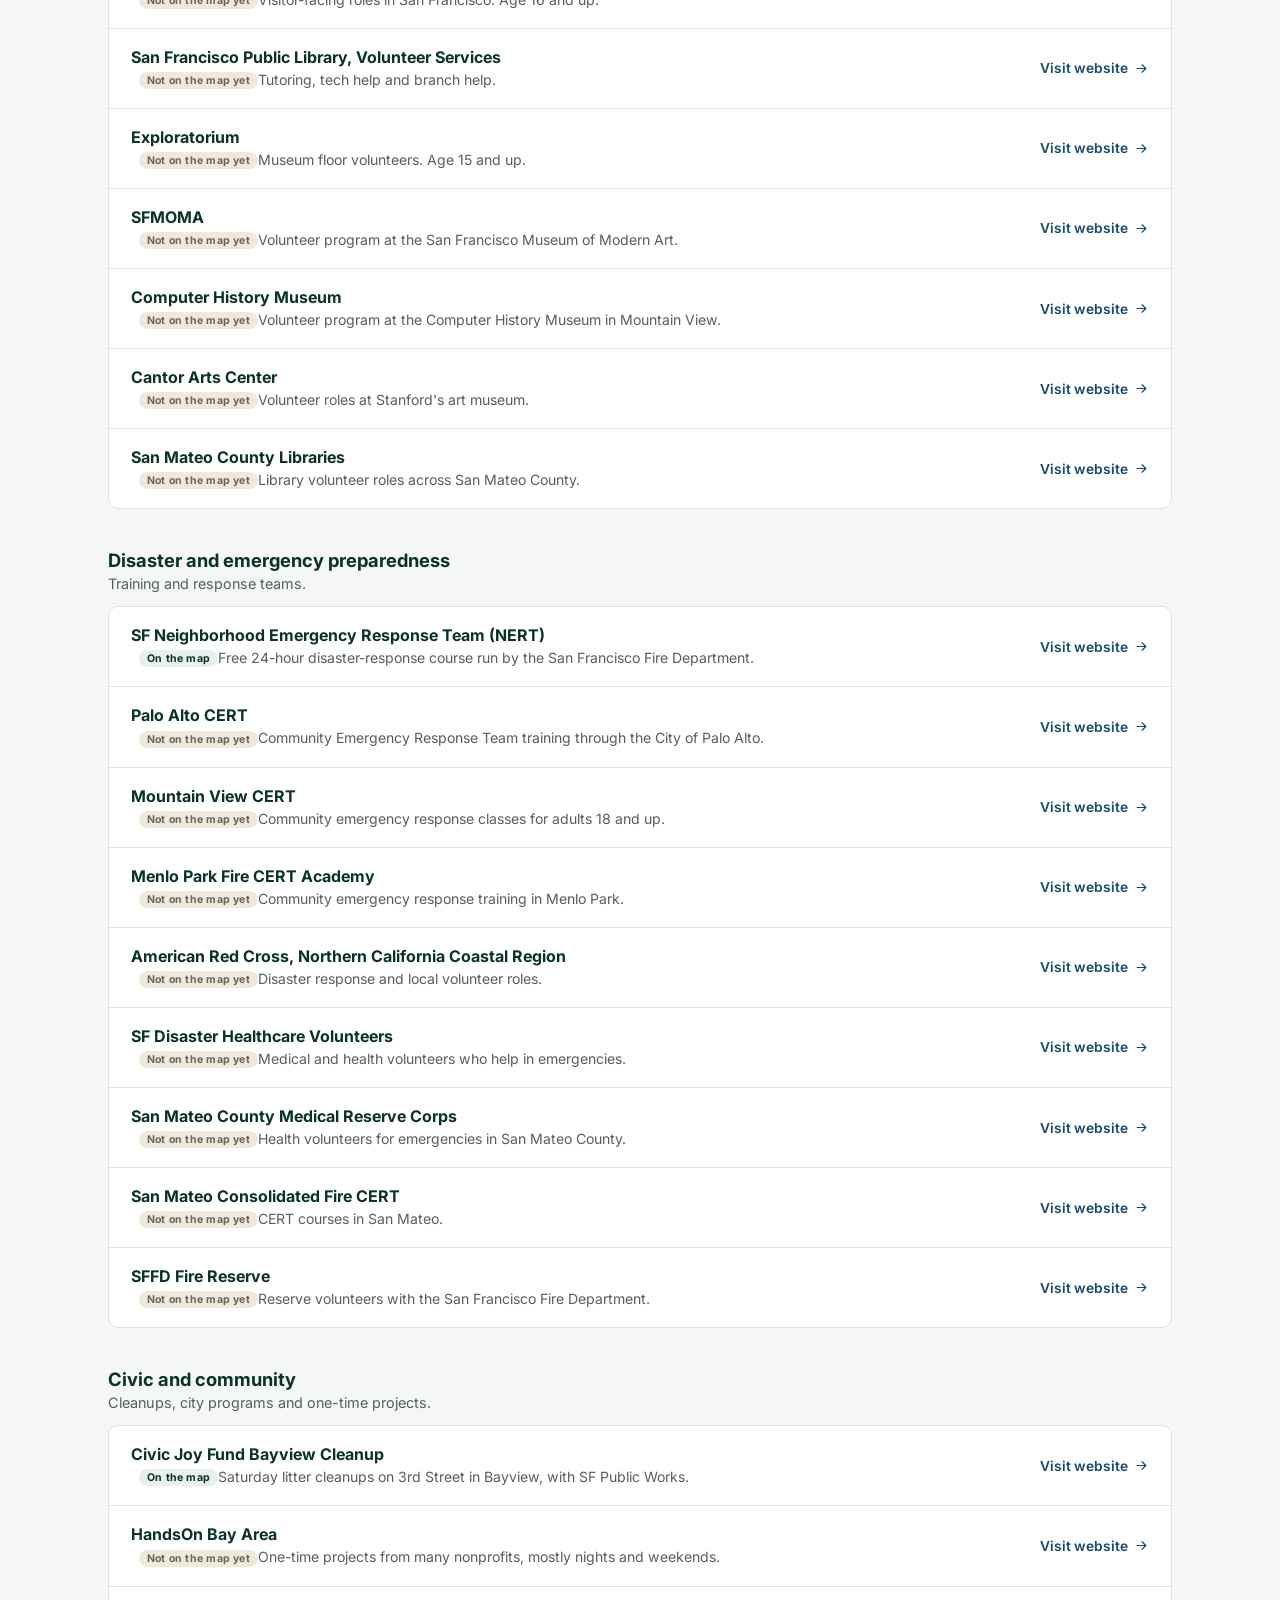
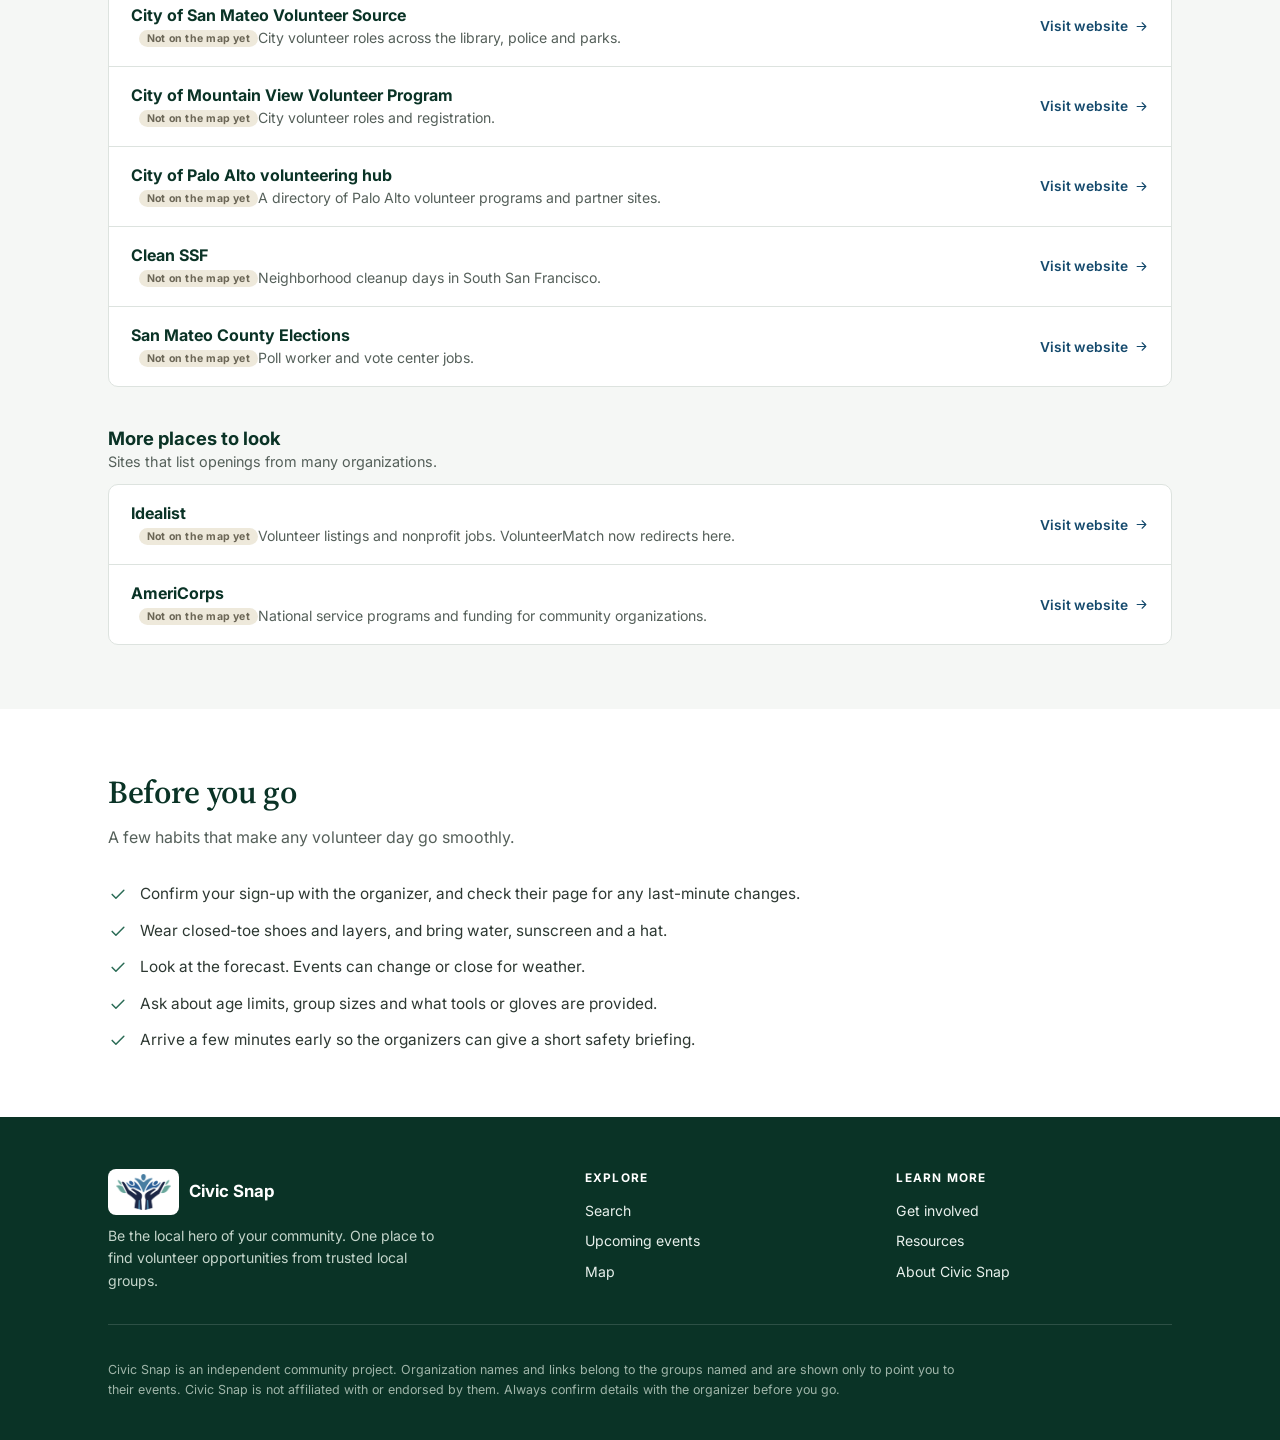
<file: get-involved.html>
<!DOCTYPE html>
<html lang="en">
<head>
<meta charset="UTF-8">
<title>Get Involved | Civic Snap</title>
<meta name="description" content="Every volunteer group we have looked at in the Bay Area, by cause, with links to sign up, plus tips for your first volunteer day.">
<link rel="canonical" href="https://chenfamilysanfranciscoai-ctrl.github.io/Civic-Snap/get-involved.html">
<meta property="og:type" content="website">
<meta property="og:site_name" content="Civic Snap">
<meta property="og:title" content="Get Involved | Civic Snap">
<meta property="og:description" content="Every volunteer group we have looked at in the Bay Area, by cause, with links to sign up, plus tips for your first volunteer day.">
<meta property="og:url" content="https://chenfamilysanfranciscoai-ctrl.github.io/Civic-Snap/get-involved.html">
<meta property="og:image" content="https://chenfamilysanfranciscoai-ctrl.github.io/Civic-Snap/logo-full.png">
<meta name="twitter:card" content="summary">
<meta name="viewport" content="width=device-width, initial-scale=1.0">
<link rel="preconnect" href="https://fonts.googleapis.com">
<link rel="preconnect" href="https://fonts.gstatic.com" crossorigin>
<link href="https://fonts.googleapis.com/css2?family=Inter:wght@400;500;600;700;800&family=Source+Serif+4:opsz,wght@8..60,600;8..60,700&display=swap" rel="stylesheet">
<link rel="stylesheet" href="site.css">
<link rel="icon" type="image/png" href="favicon.png">
<link rel="apple-touch-icon" href="apple-touch-icon.png">
<script>document.documentElement.classList.add('js')</script>
<style>
.check-list{ list-style:none; margin:0; padding:0; display:grid; gap:12px; }
.check-list li{ display:flex; gap:12px; align-items:flex-start; font-size:0.96rem; line-height:1.6; color:#2d3832; }
.check-list svg{ width:20px; height:20px; flex-shrink:0; margin-top:2px; color:var(--brand-mid); }
.org-list{ display:grid; gap:0; border:1px solid var(--line); border-radius:10px; overflow:hidden; background:#fff; }
.org-row{ display:flex; justify-content:space-between; align-items:center; gap:18px; padding:18px 22px; border-top:1px solid var(--line); text-decoration:none; color:inherit; }
.org-row:first-child{ border-top:0; }
.org-row:hover{ background:var(--bg-soft); }
.org-row b{ display:block; font-size:1rem; color:var(--brand-dark); margin-bottom:2px; }
.org-row span.d{ font-size:0.88rem; color:var(--muted); line-height:1.5; }
.org-row .go{ display:inline-flex; align-items:center; gap:6px; font-size:0.86rem; font-weight:600; color:var(--accent-dark); white-space:nowrap; }
.org-row .go svg{ width:15px; height:15px; }
@media (max-width:640px){ .org-row{ flex-direction:column; align-items:flex-start; gap:8px; } }

.tagpill{ display:inline-block; margin-left:8px; padding:2px 8px; border-radius:999px; font-size:0.66rem; font-weight:700; letter-spacing:0.02em; background:#eee9db; color:#6b6656; vertical-align:middle; }
.tagpill.on{ background:var(--moss-light, #dcebe0); color:var(--moss-dark, #1f4d36); }
.cause-h{ margin:40px 0 4px; font-size:1.15rem; font-weight:700; color:var(--brand-dark); }
.cause-h:first-of-type{ margin-top:8px; }
.cause-sub{ margin:0 0 14px; font-size:0.9rem; color:var(--muted); }
.legend-note{ font-size:0.88rem; color:var(--muted); margin:0 0 8px; }
</style>
</head>
<body>
<a class="skip-link" href="#main">Skip to content</a>
<header class="site-header">
<div class="header-inner">
<a class="brand" href="index.html" aria-label="Civic Snap home"><img src="logo-mark.png" alt="" width="62" height="40"><span class="brand-name">Civic Snap</span></a>
<button class="nav-toggle" type="button" aria-expanded="false" aria-controls="site-nav"><svg viewBox="0 0 24 24" fill="none" stroke="currentColor" stroke-width="2" stroke-linecap="round" aria-hidden="true"><path d="M4 7h16M4 12h16M4 17h16"/></svg><span class="nav-toggle-label">Menu</span></button>
<nav class="tabs" id="site-nav" aria-label="Main">
<a href="index.html" class="tab-link">Home</a>
<a href="search.html" class="tab-link">Search</a>
<a href="dashboard.html" class="tab-link">Dashboard</a>
<a href="map.html" class="tab-link">Map</a>
<a href="get-involved.html" class="tab-link active" aria-current="page">Get Involved</a>
<a href="resources.html" class="tab-link">Resources</a>
<a href="about.html" class="tab-link">About</a>
</nav>
</div>
</header>
<svg width="0" height="0" style="position:absolute" aria-hidden="true" focusable="false"><defs>
<symbol id="i-search" viewBox="0 0 24 24"><circle cx="11" cy="11" r="7"/><path d="M20 20l-3.5-3.5"/></symbol>
<symbol id="i-calendar" viewBox="0 0 24 24"><rect x="3.5" y="5" width="17" height="15" rx="2"/><path d="M3.5 10h17M8 3v4M16 3v4"/></symbol>
<symbol id="i-map" viewBox="0 0 24 24"><path d="M9 4L3.5 6v14L9 18l6 2 5.5-2V4L15 6 9 4z"/><path d="M9 4v14M15 6v14"/></symbol>
<symbol id="i-users" viewBox="0 0 24 24"><circle cx="9" cy="8" r="3.2"/><path d="M3 19c0-3.3 2.7-5.5 6-5.5s6 2.2 6 5.5"/><circle cx="17" cy="9" r="2.4"/><path d="M17 14c2.5 0 4.5 1.7 4.5 4.5"/></symbol>
<symbol id="i-trash" viewBox="0 0 24 24"><path d="M4 7h16M9 7V4.5h6V7M6.5 7l1 13h9l1-13M10 11v6M14 11v6"/></symbol>
<symbol id="i-sprout" viewBox="0 0 24 24"><path d="M12 21v-9"/><path d="M12 12C12 8 9 5.5 4.5 5.5 4.5 9.5 7 12 12 12z"/><path d="M12 14c0-3.5 2.5-6 7.5-6 0 4-2.5 6-7.5 6z"/></symbol>
<symbol id="i-mountain" viewBox="0 0 24 24"><path d="M3 19l6.5-11 4 6.5 2.5-4L21 19H3z"/></symbol>
<symbol id="i-leaf" viewBox="0 0 24 24"><path d="M5 19c0-8 5-13 14-14 0 9-5 14-14 14z"/><path d="M5 19l8-8"/></symbol>
<symbol id="i-route" viewBox="0 0 24 24"><circle cx="6" cy="18" r="2"/><circle cx="18" cy="6" r="2"/><path d="M8 18h7a3 3 0 0 0 0-6H9a3 3 0 0 1 0-6h7"/></symbol>
<symbol id="i-arrow" viewBox="0 0 24 24"><path d="M5 12h14M13 6l6 6-6 6"/></symbol>
<symbol id="i-check" viewBox="0 0 24 24"><path d="M5 12.5l4.5 4.5L19 7.5"/></symbol>
</defs></svg>
<main id="main">
<section class="page-hero"><div class="container">
<p class="eyebrow">Get involved</p>
<h1>Find the right way to help</h1>
<p class="lead">Whether you have a free morning or want something regular, here are good places to start.</p>
</div></section>

<section class="section"><div class="container">
<h2>Pick how you want to help</h2>
<p class="intro">Each option opens Search with the right filters already on.</p>
<div class="grid cols-3">
<div class="card-box"><div class="icon-box"><svg class="" viewBox="0 0 24 24" fill="none" stroke="currentColor" stroke-width="1.8" stroke-linecap="round" stroke-linejoin="round" aria-hidden="true"><use href="#i-calendar"/></svg></div><h3>A single morning</h3><p>One-time events with no commitment. Choose a date range that suits you and see what's on.</p><a class="more" href="search.html?f=when.week">See this week's events</a></div>
<div class="card-box"><div class="icon-box"><svg class="" viewBox="0 0 24 24" fill="none" stroke="currentColor" stroke-width="1.8" stroke-linecap="round" stroke-linejoin="round" aria-hidden="true"><use href="#i-sprout"/></svg></div><h3>Hands-on restoration</h3><p>Planting, dune work and habitat restoration for people who like to get their hands dirty.</p><a class="more" href="search.html?f=kind.restoration">Find restoration events</a></div>
<div class="card-box"><div class="icon-box"><svg class="" viewBox="0 0 24 24" fill="none" stroke="currentColor" stroke-width="1.8" stroke-linecap="round" stroke-linejoin="round" aria-hidden="true"><use href="#i-users"/></svg></div><h3>With family or friends</h3><p>Events tagged family-friendly or social, good for bringing kids, neighbors or a team.</p><a class="more" href="search.html?f=goodfor.family-friendly">Find family-friendly events</a></div>
</div>
</div></section>

<section class="section soft"><div class="container">
<h2>Every group we have looked at</h2>
<p class="intro">Some of these have events on our map and search. For the rest, we could not read their sign-ups automatically yet, so go straight to their own sites. 63 groups across 9 causes.</p>
<p class="legend-note"><span class="tagpill on" style="margin-left:0">On the map</span> means its upcoming events appear on Civic Snap. <span class="tagpill" style="margin-left:0">Not on the map yet</span> means you can still volunteer there through its own website.</p>
<h3 class="cause-h">Environment and parks</h3><p class="cause-sub">Beaches, bay, creeks and native habitat.</p><div class="org-list"><a class="org-row" href="https://sf.surfrider.org/" target="_blank" rel="noopener noreferrer"><div><b>Surfrider Foundation, SF Chapter</b><span class="tagpill on">On the map</span><span class="d">Beach cleanups and dune revegetation at Ocean Beach.</span></div><span class="go">Visit website <svg class="" viewBox="0 0 24 24" fill="none" stroke="currentColor" stroke-width="1.8" stroke-linecap="round" stroke-linejoin="round" aria-hidden="true"><use href="#i-arrow"/></svg></span></a><a class="org-row" href="https://www.pacificbeachcoalition.org/" target="_blank" rel="noopener noreferrer"><div><b>Pacific Beach Coalition</b><span class="tagpill on">On the map</span><span class="d">Regular shoreline cleanups along the San Mateo coast, from Pacifica to Half Moon Bay.</span></div><span class="go">Visit website <svg class="" viewBox="0 0 24 24" fill="none" stroke="currentColor" stroke-width="1.8" stroke-linecap="round" stroke-linejoin="round" aria-hidden="true"><use href="#i-arrow"/></svg></span></a><a class="org-row" href="https://savesfbay.org/" target="_blank" rel="noopener noreferrer"><div><b>Save The Bay</b><span class="tagpill on">On the map</span><span class="d">Native planting and wetland restoration along San Francisco Bay.</span></div><span class="go">Visit website <svg class="" viewBox="0 0 24 24" fill="none" stroke="currentColor" stroke-width="1.8" stroke-linecap="round" stroke-linejoin="round" aria-hidden="true"><use href="#i-arrow"/></svg></span></a><a class="org-row" href="https://www.grassrootsecology.org/" target="_blank" rel="noopener noreferrer"><div><b>Grassroots Ecology</b><span class="tagpill on">On the map</span><span class="d">Habitat restoration, native gardens and nature outings on the Peninsula.</span></div><span class="go">Visit website <svg class="" viewBox="0 0 24 24" fill="none" stroke="currentColor" stroke-width="1.8" stroke-linecap="round" stroke-linejoin="round" aria-hidden="true"><use href="#i-arrow"/></svg></span></a><a class="org-row" href="https://baykeeper.org/cleanups/" target="_blank" rel="noopener noreferrer"><div><b>San Francisco Baykeeper</b><span class="tagpill">Not on the map yet</span><span class="d">Bay cleanups and work to fight pollution and protect San Francisco Bay.</span></div><span class="go">Visit website <svg class="" viewBox="0 0 24 24" fill="none" stroke="currentColor" stroke-width="1.8" stroke-linecap="round" stroke-linejoin="round" aria-hidden="true"><use href="#i-arrow"/></svg></span></a><a class="org-row" href="https://www.natureinthecity.org/" target="_blank" rel="noopener noreferrer"><div><b>Nature in the City</b><span class="tagpill">Not on the map yet</span><span class="d">Habitat restoration workdays, guided walks and garden work in San Francisco.</span></div><span class="go">Visit website <svg class="" viewBox="0 0 24 24" fill="none" stroke="currentColor" stroke-width="1.8" stroke-linecap="round" stroke-linejoin="round" aria-hidden="true"><use href="#i-arrow"/></svg></span></a><a class="org-row" href="https://fuf.net/" target="_blank" rel="noopener noreferrer"><div><b>Friends of the Urban Forest</b><span class="tagpill">Not on the map yet</span><span class="d">Tree planting and care across San Francisco.</span></div><span class="go">Visit website <svg class="" viewBox="0 0 24 24" fill="none" stroke="currentColor" stroke-width="1.8" stroke-linecap="round" stroke-linejoin="round" aria-hidden="true"><use href="#i-arrow"/></svg></span></a></div>
<h3 class="cause-h">Food and hunger</h3><p class="cause-sub">Sorting, packing and serving food.</p><div class="org-list"><a class="org-row" href="https://volunteering.sfmfoodbank.org/need" target="_blank" rel="noopener noreferrer"><div><b>San Francisco-Marin Food Bank</b><span class="tagpill on">On the map</span><span class="d">Sort and pack food and staff pantries in San Francisco and Marin.</span></div><span class="go">Visit website <svg class="" viewBox="0 0 24 24" fill="none" stroke="currentColor" stroke-width="1.8" stroke-linecap="round" stroke-linejoin="round" aria-hidden="true"><use href="#i-arrow"/></svg></span></a><a class="org-row" href="https://www.shfb.org/give-help/volunteer/individual-volunteering/" target="_blank" rel="noopener noreferrer"><div><b>Second Harvest Food Bank of Silicon Valley</b><span class="tagpill on">On the map</span><span class="d">Warehouse sorting and food distributions across Santa Clara and San Mateo counties.</span></div><span class="go">Visit website <svg class="" viewBox="0 0 24 24" fill="none" stroke="currentColor" stroke-width="1.8" stroke-linecap="round" stroke-linejoin="round" aria-hidden="true"><use href="#i-arrow"/></svg></span></a><a class="org-row" href="https://www.openhand.org/volunteer/volunteer-hot-spots" target="_blank" rel="noopener noreferrer"><div><b>Project Open Hand</b><span class="tagpill on">On the map</span><span class="d">Prepare meals and pack grocery boxes for people with serious illness. Age 15 and up.</span></div><span class="go">Visit website <svg class="" viewBox="0 0 24 24" fill="none" stroke="currentColor" stroke-width="1.8" stroke-linecap="round" stroke-linejoin="round" aria-hidden="true"><use href="#i-arrow"/></svg></span></a><a class="org-row" href="https://www.hopescorner.org/" target="_blank" rel="noopener noreferrer"><div><b>Hope&#x27;s Corner</b><span class="tagpill">Not on the map yet</span><span class="d">Prepare and serve breakfast and pack lunches in Mountain View.</span></div><span class="go">Visit website <svg class="" viewBox="0 0 24 24" fill="none" stroke="currentColor" stroke-width="1.8" stroke-linecap="round" stroke-linejoin="round" aria-hidden="true"><use href="#i-arrow"/></svg></span></a><a class="org-row" href="https://samaritanhousesanmateo.org/volunteer" target="_blank" rel="noopener noreferrer"><div><b>Samaritan House</b><span class="tagpill">Not on the map yet</span><span class="d">Kitchen, pantry and mobile meals in San Mateo, with a four-week minimum for regular roles.</span></div><span class="go">Visit website <svg class="" viewBox="0 0 24 24" fill="none" stroke="currentColor" stroke-width="1.8" stroke-linecap="round" stroke-linejoin="round" aria-hidden="true"><use href="#i-arrow"/></svg></span></a><a class="org-row" href="https://www.foodrunners.org/donate-time/index.html" target="_blank" rel="noopener noreferrer"><div><b>Food Runners</b><span class="tagpill">Not on the map yet</span><span class="d">Pick up surplus food and deliver it to people who need it in San Francisco.</span></div><span class="go">Visit website <svg class="" viewBox="0 0 24 24" fill="none" stroke="currentColor" stroke-width="1.8" stroke-linecap="round" stroke-linejoin="round" aria-hidden="true"><use href="#i-arrow"/></svg></span></a><a class="org-row" href="https://www.ehpcares.org/volunteer" target="_blank" rel="noopener noreferrer"><div><b>Ecumenical Hunger Program</b><span class="tagpill">Not on the map yet</span><span class="d">Food and clothing help in East Palo Alto.</span></div><span class="go">Visit website <svg class="" viewBox="0 0 24 24" fill="none" stroke="currentColor" stroke-width="1.8" stroke-linecap="round" stroke-linejoin="round" aria-hidden="true"><use href="#i-arrow"/></svg></span></a></div>
<h3 class="cause-h">Housing and homelessness</h3><p class="cause-sub">Meals, shelter, home repair and building.</p><div class="org-list"><a class="org-row" href="https://www.stanthonysf.org/volunteer/sign-up-now" target="_blank" rel="noopener noreferrer"><div><b>St. Anthony&#x27;s Foundation</b><span class="tagpill on">On the map</span><span class="d">Dining room and clothing program in the Tenderloin.</span></div><span class="go">Visit website <svg class="" viewBox="0 0 24 24" fill="none" stroke="currentColor" stroke-width="1.8" stroke-linecap="round" stroke-linejoin="round" aria-hidden="true"><use href="#i-arrow"/></svg></span></a><a class="org-row" href="https://www.glide.org/volunteer" target="_blank" rel="noopener noreferrer"><div><b>GLIDE</b><span class="tagpill">Not on the map yet</span><span class="d">Serve and prep daily meals and help in the pantry in the Tenderloin.</span></div><span class="go">Visit website <svg class="" viewBox="0 0 24 24" fill="none" stroke="currentColor" stroke-width="1.8" stroke-linecap="round" stroke-linejoin="round" aria-hidden="true"><use href="#i-arrow"/></svg></span></a><a class="org-row" href="https://habitatgsf.org/volunteer/" target="_blank" rel="noopener noreferrer"><div><b>Habitat for Humanity Greater San Francisco</b><span class="tagpill">Not on the map yet</span><span class="d">Build days and playhouse prep shifts. Its events page lists dated builds.</span></div><span class="go">Visit website <svg class="" viewBox="0 0 24 24" fill="none" stroke="currentColor" stroke-width="1.8" stroke-linecap="round" stroke-linejoin="round" aria-hidden="true"><use href="#i-arrow"/></svg></span></a><a class="org-row" href="https://rebuildingtogetherpeninsula.org/volunteer/" target="_blank" rel="noopener noreferrer"><div><b>Rebuilding Together Peninsula</b><span class="tagpill">Not on the map yet</span><span class="d">Free home repair for low-income homeowners, with big Rebuilding Days each spring and fall.</span></div><span class="go">Visit website <svg class="" viewBox="0 0 24 24" fill="none" stroke="currentColor" stroke-width="1.8" stroke-linecap="round" stroke-linejoin="round" aria-hidden="true"><use href="#i-arrow"/></svg></span></a><a class="org-row" href="https://lifemoves.org/ways-to-give/volunteering/" target="_blank" rel="noopener noreferrer"><div><b>LifeMoves</b><span class="tagpill">Not on the map yet</span><span class="d">Shelter and housing programs on the Peninsula, with volunteer sign-up.</span></div><span class="go">Visit website <svg class="" viewBox="0 0 24 24" fill="none" stroke="currentColor" stroke-width="1.8" stroke-linecap="round" stroke-linejoin="round" aria-hidden="true"><use href="#i-arrow"/></svg></span></a><a class="org-row" href="https://ronaldmcdonaldhousebayarea.org/" target="_blank" rel="noopener noreferrer"><div><b>Ronald McDonald House Bay Area</b><span class="tagpill">Not on the map yet</span><span class="d">Helps families stay close to children getting medical care.</span></div><span class="go">Visit website <svg class="" viewBox="0 0 24 24" fill="none" stroke="currentColor" stroke-width="1.8" stroke-linecap="round" stroke-linejoin="round" aria-hidden="true"><use href="#i-arrow"/></svg></span></a></div>
<h3 class="cause-h">Youth and education</h3><p class="cause-sub">Tutoring, mentoring and literacy.</p><div class="org-list"><a class="org-row" href="https://www.mentortutorconnection.org/news-events/" target="_blank" rel="noopener noreferrer"><div><b>Mentor Tutor Connection</b><span class="tagpill on">On the map</span><span class="d">Tutoring and mentoring in Mountain View and Los Altos. Age 18 and up; training sessions are posted on its site.</span></div><span class="go">Visit website <svg class="" viewBox="0 0 24 24" fill="none" stroke="currentColor" stroke-width="1.8" stroke-linecap="round" stroke-linejoin="round" aria-hidden="true"><use href="#i-arrow"/></svg></span></a><a class="org-row" href="https://826valencia.org/get-involved/volunteer/" target="_blank" rel="noopener noreferrer"><div><b>826 Valencia</b><span class="tagpill">Not on the map yet</span><span class="d">After-school and in-school writing tutoring in San Francisco.</span></div><span class="go">Visit website <svg class="" viewBox="0 0 24 24" fill="none" stroke="currentColor" stroke-width="1.8" stroke-linecap="round" stroke-linejoin="round" aria-hidden="true"><use href="#i-arrow"/></svg></span></a><a class="org-row" href="https://www.bgcp.org/volunteer" target="_blank" rel="noopener noreferrer"><div><b>Boys and Girls Clubs of the Peninsula</b><span class="tagpill">Not on the map yet</span><span class="d">Homework help, coaching and food distribution. Age 14 and up.</span></div><span class="go">Visit website <svg class="" viewBox="0 0 24 24" fill="none" stroke="currentColor" stroke-width="1.8" stroke-linecap="round" stroke-linejoin="round" aria-hidden="true"><use href="#i-arrow"/></svg></span></a><a class="org-row" href="https://sfpl.org/volunteer" target="_blank" rel="noopener noreferrer"><div><b>San Francisco Public Library, Project Read</b><span class="tagpill">Not on the map yet</span><span class="d">Adult literacy tutoring and other library volunteer roles.</span></div><span class="go">Visit website <svg class="" viewBox="0 0 24 24" fill="none" stroke="currentColor" stroke-width="1.8" stroke-linecap="round" stroke-linejoin="round" aria-hidden="true"><use href="#i-arrow"/></svg></span></a><a class="org-row" href="https://www.sfedfund.org/volunteer" target="_blank" rel="noopener noreferrer"><div><b>San Francisco Education Fund</b><span class="tagpill">Not on the map yet</span><span class="d">Classroom support and mentoring in public schools.</span></div><span class="go">Visit website <svg class="" viewBox="0 0 24 24" fill="none" stroke="currentColor" stroke-width="1.8" stroke-linecap="round" stroke-linejoin="round" aria-hidden="true"><use href="#i-arrow"/></svg></span></a></div>
<h3 class="cause-h">Seniors and health</h3><p class="cause-sub">Companionship, deliveries and care.</p><div class="org-list"><a class="org-row" href="https://volunteer.mowsf.org/" target="_blank" rel="noopener noreferrer"><div><b>Meals on Wheels San Francisco</b><span class="tagpill on">On the map</span><span class="d">Drive or pack home-delivered meals and groceries.</span></div><span class="go">Visit website <svg class="" viewBox="0 0 24 24" fill="none" stroke="currentColor" stroke-width="1.8" stroke-linecap="round" stroke-linejoin="round" aria-hidden="true"><use href="#i-arrow"/></svg></span></a><a class="org-row" href="https://www.avenidas.org/programs/volunteering/" target="_blank" rel="noopener noreferrer"><div><b>Avenidas</b><span class="tagpill">Not on the map yet</span><span class="d">Friendly phone calls, rides and activities for older adults in Palo Alto.</span></div><span class="go">Visit website <svg class="" viewBox="0 0 24 24" fill="none" stroke="currentColor" stroke-width="1.8" stroke-linecap="round" stroke-linejoin="round" aria-hidden="true"><use href="#i-arrow"/></svg></span></a><a class="org-row" href="https://www.missionhospice.org/volunteer/" target="_blank" rel="noopener noreferrer"><div><b>Mission Hospice and Home Care</b><span class="tagpill">Not on the map yet</span><span class="d">Companionship and respite for patients and families in San Mateo and Redwood City.</span></div><span class="go">Visit website <svg class="" viewBox="0 0 24 24" fill="none" stroke="currentColor" stroke-width="1.8" stroke-linecap="round" stroke-linejoin="round" aria-hidden="true"><use href="#i-arrow"/></svg></span></a><a class="org-row" href="https://stanfordbloodcenter.org/get-involved/volunteer/" target="_blank" rel="noopener noreferrer"><div><b>Stanford Blood Center</b><span class="tagpill">Not on the map yet</span><span class="d">Donor canteen hosts at several Peninsula sites. Age 16 and up.</span></div><span class="go">Visit website <svg class="" viewBox="0 0 24 24" fill="none" stroke="currentColor" stroke-width="1.8" stroke-linecap="round" stroke-linejoin="round" aria-hidden="true"><use href="#i-arrow"/></svg></span></a><a class="org-row" href="https://www.jfcs.org/volunteer/" target="_blank" rel="noopener noreferrer"><div><b>Jewish Family and Children&#x27;s Services</b><span class="tagpill">Not on the map yet</span><span class="d">Friendly Visitors program for isolated older adults.</span></div><span class="go">Visit website <svg class="" viewBox="0 0 24 24" fill="none" stroke="currentColor" stroke-width="1.8" stroke-linecap="round" stroke-linejoin="round" aria-hidden="true"><use href="#i-arrow"/></svg></span></a><a class="org-row" href="https://sf.gov/volunteer-zuckerberg-general-hospital" target="_blank" rel="noopener noreferrer"><div><b>Zuckerberg San Francisco General Hospital</b><span class="tagpill">Not on the map yet</span><span class="d">Clinical and visiting volunteer roles.</span></div><span class="go">Visit website <svg class="" viewBox="0 0 24 24" fill="none" stroke="currentColor" stroke-width="1.8" stroke-linecap="round" stroke-linejoin="round" aria-hidden="true"><use href="#i-arrow"/></svg></span></a></div>
<h3 class="cause-h">Animals</h3><p class="cause-sub">Shelters, fostering and rescue.</p><div class="org-list"><a class="org-row" href="https://sfspca.org/join-our-community/volunteer" target="_blank" rel="noopener noreferrer"><div><b>San Francisco SPCA</b><span class="tagpill">Not on the map yet</span><span class="d">Socialize shelter animals, foster, and join therapy programs.</span></div><span class="go">Visit website <svg class="" viewBox="0 0 24 24" fill="none" stroke="currentColor" stroke-width="1.8" stroke-linecap="round" stroke-linejoin="round" aria-hidden="true"><use href="#i-arrow"/></svg></span></a><a class="org-row" href="https://phs-spca.org/volunteer/" target="_blank" rel="noopener noreferrer"><div><b>Peninsula Humane Society and SPCA</b><span class="tagpill">Not on the map yet</span><span class="d">Dog and cat care, fostering and wildlife in Burlingame and San Mateo.</span></div><span class="go">Visit website <svg class="" viewBox="0 0 24 24" fill="none" stroke="currentColor" stroke-width="1.8" stroke-linecap="round" stroke-linejoin="round" aria-hidden="true"><use href="#i-arrow"/></svg></span></a><a class="org-row" href="https://muttville.org/volunteer" target="_blank" rel="noopener noreferrer"><div><b>Muttville</b><span class="tagpill">Not on the map yet</span><span class="d">Senior dog adoptions, fostering and transport.</span></div><span class="go">Visit website <svg class="" viewBox="0 0 24 24" fill="none" stroke="currentColor" stroke-width="1.8" stroke-linecap="round" stroke-linejoin="round" aria-hidden="true"><use href="#i-arrow"/></svg></span></a><a class="org-row" href="https://www.petsinneed.org/volunteer" target="_blank" rel="noopener noreferrer"><div><b>Pets In Need</b><span class="tagpill">Not on the map yet</span><span class="d">Cat care, dog walking and clinic help in Redwood City. Weekly roles are paused until spring 2027; drop-in roles are open.</span></div><span class="go">Visit website <svg class="" viewBox="0 0 24 24" fill="none" stroke="currentColor" stroke-width="1.8" stroke-linecap="round" stroke-linejoin="round" aria-hidden="true"><use href="#i-arrow"/></svg></span></a><a class="org-row" href="https://hssv.org/?p=815" target="_blank" rel="noopener noreferrer"><div><b>Humane Society Silicon Valley</b><span class="tagpill">Not on the map yet</span><span class="d">Animal care and enrichment in Milpitas.</span></div><span class="go">Visit website <svg class="" viewBox="0 0 24 24" fill="none" stroke="currentColor" stroke-width="1.8" stroke-linecap="round" stroke-linejoin="round" aria-hidden="true"><use href="#i-arrow"/></svg></span></a></div>
<h3 class="cause-h">Arts and culture</h3><p class="cause-sub">Libraries, museums and book sales.</p><div class="org-list"><a class="org-row" href="https://www.fopal.org/" target="_blank" rel="noopener noreferrer"><div><b>Friends of the Palo Alto Library (FOPAL)</b><span class="tagpill on">On the map</span><span class="d">Cashiers and sorters for the monthly used-book sale.</span></div><span class="go">Visit website <svg class="" viewBox="0 0 24 24" fill="none" stroke="currentColor" stroke-width="1.8" stroke-linecap="round" stroke-linejoin="round" aria-hidden="true"><use href="#i-arrow"/></svg></span></a><a class="org-row" href="https://www.paloalto.gov/Departments/Community-Services/Arts-Sciences/Palo-Alto-Art-Center/Volunteer/Volunteers" target="_blank" rel="noopener noreferrer"><div><b>Palo Alto Art Center</b><span class="tagpill">Not on the map yet</span><span class="d">Studio class and event help. Age 12 and up.</span></div><span class="go">Visit website <svg class="" viewBox="0 0 24 24" fill="none" stroke="currentColor" stroke-width="1.8" stroke-linecap="round" stroke-linejoin="round" aria-hidden="true"><use href="#i-arrow"/></svg></span></a><a class="org-row" href="https://about.asianart.org/volunteering/" target="_blank" rel="noopener noreferrer"><div><b>Asian Art Museum</b><span class="tagpill">Not on the map yet</span><span class="d">Visitor-facing roles in San Francisco. Age 16 and up.</span></div><span class="go">Visit website <svg class="" viewBox="0 0 24 24" fill="none" stroke="currentColor" stroke-width="1.8" stroke-linecap="round" stroke-linejoin="round" aria-hidden="true"><use href="#i-arrow"/></svg></span></a><a class="org-row" href="https://sfpl.org/volunteer-services" target="_blank" rel="noopener noreferrer"><div><b>San Francisco Public Library, Volunteer Services</b><span class="tagpill">Not on the map yet</span><span class="d">Tutoring, tech help and branch help.</span></div><span class="go">Visit website <svg class="" viewBox="0 0 24 24" fill="none" stroke="currentColor" stroke-width="1.8" stroke-linecap="round" stroke-linejoin="round" aria-hidden="true"><use href="#i-arrow"/></svg></span></a><a class="org-row" href="https://www.exploratorium.edu/support/volunteer/requirements-process" target="_blank" rel="noopener noreferrer"><div><b>Exploratorium</b><span class="tagpill">Not on the map yet</span><span class="d">Museum floor volunteers. Age 15 and up.</span></div><span class="go">Visit website <svg class="" viewBox="0 0 24 24" fill="none" stroke="currentColor" stroke-width="1.8" stroke-linecap="round" stroke-linejoin="round" aria-hidden="true"><use href="#i-arrow"/></svg></span></a><a class="org-row" href="https://www.sfmoma.org/join-the-team/volunteer-program" target="_blank" rel="noopener noreferrer"><div><b>SFMOMA</b><span class="tagpill">Not on the map yet</span><span class="d">Volunteer program at the San Francisco Museum of Modern Art.</span></div><span class="go">Visit website <svg class="" viewBox="0 0 24 24" fill="none" stroke="currentColor" stroke-width="1.8" stroke-linecap="round" stroke-linejoin="round" aria-hidden="true"><use href="#i-arrow"/></svg></span></a><a class="org-row" href="https://computerhistory.org/volunteer/" target="_blank" rel="noopener noreferrer"><div><b>Computer History Museum</b><span class="tagpill">Not on the map yet</span><span class="d">Volunteer program at the Computer History Museum in Mountain View.</span></div><span class="go">Visit website <svg class="" viewBox="0 0 24 24" fill="none" stroke="currentColor" stroke-width="1.8" stroke-linecap="round" stroke-linejoin="round" aria-hidden="true"><use href="#i-arrow"/></svg></span></a><a class="org-row" href="https://museum.stanford.edu/support/volunteer" target="_blank" rel="noopener noreferrer"><div><b>Cantor Arts Center</b><span class="tagpill">Not on the map yet</span><span class="d">Volunteer roles at Stanford&#x27;s art museum.</span></div><span class="go">Visit website <svg class="" viewBox="0 0 24 24" fill="none" stroke="currentColor" stroke-width="1.8" stroke-linecap="round" stroke-linejoin="round" aria-hidden="true"><use href="#i-arrow"/></svg></span></a><a class="org-row" href="https://smcl.org/volunteer/" target="_blank" rel="noopener noreferrer"><div><b>San Mateo County Libraries</b><span class="tagpill">Not on the map yet</span><span class="d">Library volunteer roles across San Mateo County.</span></div><span class="go">Visit website <svg class="" viewBox="0 0 24 24" fill="none" stroke="currentColor" stroke-width="1.8" stroke-linecap="round" stroke-linejoin="round" aria-hidden="true"><use href="#i-arrow"/></svg></span></a></div>
<h3 class="cause-h">Disaster and emergency preparedness</h3><p class="cause-sub">Training and response teams.</p><div class="org-list"><a class="org-row" href="https://sf-fire.org/NERT" target="_blank" rel="noopener noreferrer"><div><b>SF Neighborhood Emergency Response Team (NERT)</b><span class="tagpill on">On the map</span><span class="d">Free 24-hour disaster-response course run by the San Francisco Fire Department.</span></div><span class="go">Visit website <svg class="" viewBox="0 0 24 24" fill="none" stroke="currentColor" stroke-width="1.8" stroke-linecap="round" stroke-linejoin="round" aria-hidden="true"><use href="#i-arrow"/></svg></span></a><a class="org-row" href="https://www.paloalto.gov/Departments/Emergency-Services/Emergency-Volunteers/CERT" target="_blank" rel="noopener noreferrer"><div><b>Palo Alto CERT</b><span class="tagpill">Not on the map yet</span><span class="d">Community Emergency Response Team training through the City of Palo Alto.</span></div><span class="go">Visit website <svg class="" viewBox="0 0 24 24" fill="none" stroke="currentColor" stroke-width="1.8" stroke-linecap="round" stroke-linejoin="round" aria-hidden="true"><use href="#i-arrow"/></svg></span></a><a class="org-row" href="https://www.mountainview.gov/our-city/departments/fire/emergency-preparedness/cert" target="_blank" rel="noopener noreferrer"><div><b>Mountain View CERT</b><span class="tagpill">Not on the map yet</span><span class="d">Community emergency response classes for adults 18 and up.</span></div><span class="go">Visit website <svg class="" viewBox="0 0 24 24" fill="none" stroke="currentColor" stroke-width="1.8" stroke-linecap="round" stroke-linejoin="round" aria-hidden="true"><use href="#i-arrow"/></svg></span></a><a class="org-row" href="https://menlopark.gov/News-articles/Public-safety/20250728Community-Emergency-Response-Team-Academy-now-accepting-registrations" target="_blank" rel="noopener noreferrer"><div><b>Menlo Park Fire CERT Academy</b><span class="tagpill">Not on the map yet</span><span class="d">Community emergency response training in Menlo Park.</span></div><span class="go">Visit website <svg class="" viewBox="0 0 24 24" fill="none" stroke="currentColor" stroke-width="1.8" stroke-linecap="round" stroke-linejoin="round" aria-hidden="true"><use href="#i-arrow"/></svg></span></a><a class="org-row" href="https://www.redcross.org/local/california/northern-california-coastal/volunteer.html" target="_blank" rel="noopener noreferrer"><div><b>American Red Cross, Northern California Coastal Region</b><span class="tagpill">Not on the map yet</span><span class="d">Disaster response and local volunteer roles.</span></div><span class="go">Visit website <svg class="" viewBox="0 0 24 24" fill="none" stroke="currentColor" stroke-width="1.8" stroke-linecap="round" stroke-linejoin="round" aria-hidden="true"><use href="#i-arrow"/></svg></span></a><a class="org-row" href="https://www.sf.gov/join-san-franciscos-disaster-healthcare-volunteer-dhv-program" target="_blank" rel="noopener noreferrer"><div><b>SF Disaster Healthcare Volunteers</b><span class="tagpill">Not on the map yet</span><span class="d">Medical and health volunteers who help in emergencies.</span></div><span class="go">Visit website <svg class="" viewBox="0 0 24 24" fill="none" stroke="currentColor" stroke-width="1.8" stroke-linecap="round" stroke-linejoin="round" aria-hidden="true"><use href="#i-arrow"/></svg></span></a><a class="org-row" href="https://www.smchealth.org/post/smc-medical-reserve-corps-mrc" target="_blank" rel="noopener noreferrer"><div><b>San Mateo County Medical Reserve Corps</b><span class="tagpill">Not on the map yet</span><span class="d">Health volunteers for emergencies in San Mateo County.</span></div><span class="go">Visit website <svg class="" viewBox="0 0 24 24" fill="none" stroke="currentColor" stroke-width="1.8" stroke-linecap="round" stroke-linejoin="round" aria-hidden="true"><use href="#i-arrow"/></svg></span></a><a class="org-row" href="https://smcfire.specialdistrict.org/courses" target="_blank" rel="noopener noreferrer"><div><b>San Mateo Consolidated Fire CERT</b><span class="tagpill">Not on the map yet</span><span class="d">CERT courses in San Mateo.</span></div><span class="go">Visit website <svg class="" viewBox="0 0 24 24" fill="none" stroke="currentColor" stroke-width="1.8" stroke-linecap="round" stroke-linejoin="round" aria-hidden="true"><use href="#i-arrow"/></svg></span></a><a class="org-row" href="https://sffd-fire-reserve.org/" target="_blank" rel="noopener noreferrer"><div><b>SFFD Fire Reserve</b><span class="tagpill">Not on the map yet</span><span class="d">Reserve volunteers with the San Francisco Fire Department.</span></div><span class="go">Visit website <svg class="" viewBox="0 0 24 24" fill="none" stroke="currentColor" stroke-width="1.8" stroke-linecap="round" stroke-linejoin="round" aria-hidden="true"><use href="#i-arrow"/></svg></span></a></div>
<h3 class="cause-h">Civic and community</h3><p class="cause-sub">Cleanups, city programs and one-time projects.</p><div class="org-list"><a class="org-row" href="https://www.mobilize.us/civicjoyfund/" target="_blank" rel="noopener noreferrer"><div><b>Civic Joy Fund Bayview Cleanup</b><span class="tagpill on">On the map</span><span class="d">Saturday litter cleanups on 3rd Street in Bayview, with SF Public Works.</span></div><span class="go">Visit website <svg class="" viewBox="0 0 24 24" fill="none" stroke="currentColor" stroke-width="1.8" stroke-linecap="round" stroke-linejoin="round" aria-hidden="true"><use href="#i-arrow"/></svg></span></a><a class="org-row" href="https://www.handsonbayarea.org/volunteer" target="_blank" rel="noopener noreferrer"><div><b>HandsOn Bay Area</b><span class="tagpill">Not on the map yet</span><span class="d">One-time projects from many nonprofits, mostly nights and weekends.</span></div><span class="go">Visit website <svg class="" viewBox="0 0 24 24" fill="none" stroke="currentColor" stroke-width="1.8" stroke-linecap="round" stroke-linejoin="round" aria-hidden="true"><use href="#i-arrow"/></svg></span></a><a class="org-row" href="https://www.cityofsanmateo.org/2309" target="_blank" rel="noopener noreferrer"><div><b>City of San Mateo Volunteer Source</b><span class="tagpill">Not on the map yet</span><span class="d">City volunteer roles across the library, police and parks.</span></div><span class="go">Visit website <svg class="" viewBox="0 0 24 24" fill="none" stroke="currentColor" stroke-width="1.8" stroke-linecap="round" stroke-linejoin="round" aria-hidden="true"><use href="#i-arrow"/></svg></span></a><a class="org-row" href="https://www.mountainview.gov/our-city/departments/community-services/volunteer" target="_blank" rel="noopener noreferrer"><div><b>City of Mountain View Volunteer Program</b><span class="tagpill">Not on the map yet</span><span class="d">City volunteer roles and registration.</span></div><span class="go">Visit website <svg class="" viewBox="0 0 24 24" fill="none" stroke="currentColor" stroke-width="1.8" stroke-linecap="round" stroke-linejoin="round" aria-hidden="true"><use href="#i-arrow"/></svg></span></a><a class="org-row" href="https://www.paloalto.gov/Residents/Get-Involved/Volunteering" target="_blank" rel="noopener noreferrer"><div><b>City of Palo Alto volunteering hub</b><span class="tagpill">Not on the map yet</span><span class="d">A directory of Palo Alto volunteer programs and partner sites.</span></div><span class="go">Visit website <svg class="" viewBox="0 0 24 24" fill="none" stroke="currentColor" stroke-width="1.8" stroke-linecap="round" stroke-linejoin="round" aria-hidden="true"><use href="#i-arrow"/></svg></span></a><a class="org-row" href="https://www.ssfca.gov/Events/Clean-SSF-Neighborhood-Clean-Up-Day" target="_blank" rel="noopener noreferrer"><div><b>Clean SSF</b><span class="tagpill">Not on the map yet</span><span class="d">Neighborhood cleanup days in South San Francisco.</span></div><span class="go">Visit website <svg class="" viewBox="0 0 24 24" fill="none" stroke="currentColor" stroke-width="1.8" stroke-linecap="round" stroke-linejoin="round" aria-hidden="true"><use href="#i-arrow"/></svg></span></a><a class="org-row" href="https://smcacre.gov/elections/employment-opportunities" target="_blank" rel="noopener noreferrer"><div><b>San Mateo County Elections</b><span class="tagpill">Not on the map yet</span><span class="d">Poll worker and vote center jobs.</span></div><span class="go">Visit website <svg class="" viewBox="0 0 24 24" fill="none" stroke="currentColor" stroke-width="1.8" stroke-linecap="round" stroke-linejoin="round" aria-hidden="true"><use href="#i-arrow"/></svg></span></a></div>
<h3 class="cause-h">More places to look</h3><p class="cause-sub">Sites that list openings from many organizations.</p><div class="org-list"><a class="org-row" href="https://www.idealist.org/" target="_blank" rel="noopener noreferrer"><div><b>Idealist</b><span class="tagpill">Not on the map yet</span><span class="d">Volunteer listings and nonprofit jobs. VolunteerMatch now redirects here.</span></div><span class="go">Visit website <svg class="" viewBox="0 0 24 24" fill="none" stroke="currentColor" stroke-width="1.8" stroke-linecap="round" stroke-linejoin="round" aria-hidden="true"><use href="#i-arrow"/></svg></span></a><a class="org-row" href="https://americorps.gov/" target="_blank" rel="noopener noreferrer"><div><b>AmeriCorps</b><span class="tagpill">Not on the map yet</span><span class="d">National service programs and funding for community organizations.</span></div><span class="go">Visit website <svg class="" viewBox="0 0 24 24" fill="none" stroke="currentColor" stroke-width="1.8" stroke-linecap="round" stroke-linejoin="round" aria-hidden="true"><use href="#i-arrow"/></svg></span></a></div>
</div></section>

<section class="section"><div class="container">
<h2>Before you go</h2>
<p class="intro">A few habits that make any volunteer day go smoothly.</p>
<ul class="check-list" style="max-width:720px">
<li><svg class="" viewBox="0 0 24 24" fill="none" stroke="currentColor" stroke-width="1.8" stroke-linecap="round" stroke-linejoin="round" aria-hidden="true"><use href="#i-check"/></svg><span>Confirm your sign-up with the organizer, and check their page for any last-minute changes.</span></li>
<li><svg class="" viewBox="0 0 24 24" fill="none" stroke="currentColor" stroke-width="1.8" stroke-linecap="round" stroke-linejoin="round" aria-hidden="true"><use href="#i-check"/></svg><span>Wear closed-toe shoes and layers, and bring water, sunscreen and a hat.</span></li>
<li><svg class="" viewBox="0 0 24 24" fill="none" stroke="currentColor" stroke-width="1.8" stroke-linecap="round" stroke-linejoin="round" aria-hidden="true"><use href="#i-check"/></svg><span>Look at the forecast. Events can change or close for weather.</span></li>
<li><svg class="" viewBox="0 0 24 24" fill="none" stroke="currentColor" stroke-width="1.8" stroke-linecap="round" stroke-linejoin="round" aria-hidden="true"><use href="#i-check"/></svg><span>Ask about age limits, group sizes and what tools or gloves are provided.</span></li>
<li><svg class="" viewBox="0 0 24 24" fill="none" stroke="currentColor" stroke-width="1.8" stroke-linecap="round" stroke-linejoin="round" aria-hidden="true"><use href="#i-check"/></svg><span>Arrive a few minutes early so the organizers can give a short safety briefing.</span></li>
</ul>
</div></section>
</main>
<footer class="site-footer">
<div class="container">
<div class="footer-grid">
<div>
<div class="footer-brand"><img src="logo-mark.png" alt="" width="62" height="40"><span>Civic Snap</span></div>
<p style="margin:0;max-width:340px">Be the local hero of your community. One place to find volunteer opportunities from trusted local groups.</p>
</div>
<div>
<h4>Explore</h4>
<ul>
<li><a href="search.html">Search</a></li>
<li><a href="dashboard.html">Upcoming events</a></li>
<li><a href="map.html">Map</a></li>
</ul>
</div>
<div>
<h4>Learn more</h4>
<ul>
<li><a href="get-involved.html">Get involved</a></li>
<li><a href="resources.html">Resources</a></li>
<li><a href="about.html">About Civic Snap</a></li>
</ul>
</div>
</div>
<p class="footer-note">Civic Snap is an independent community project. Organization names and links belong to the groups named and are shown only to point you to their events. Civic Snap is not affiliated with or endorsed by them. Always confirm details with the organizer before you go.</p>
</div>
</footer>
<script src="site.js"></script>
</body>
</html>
</file>
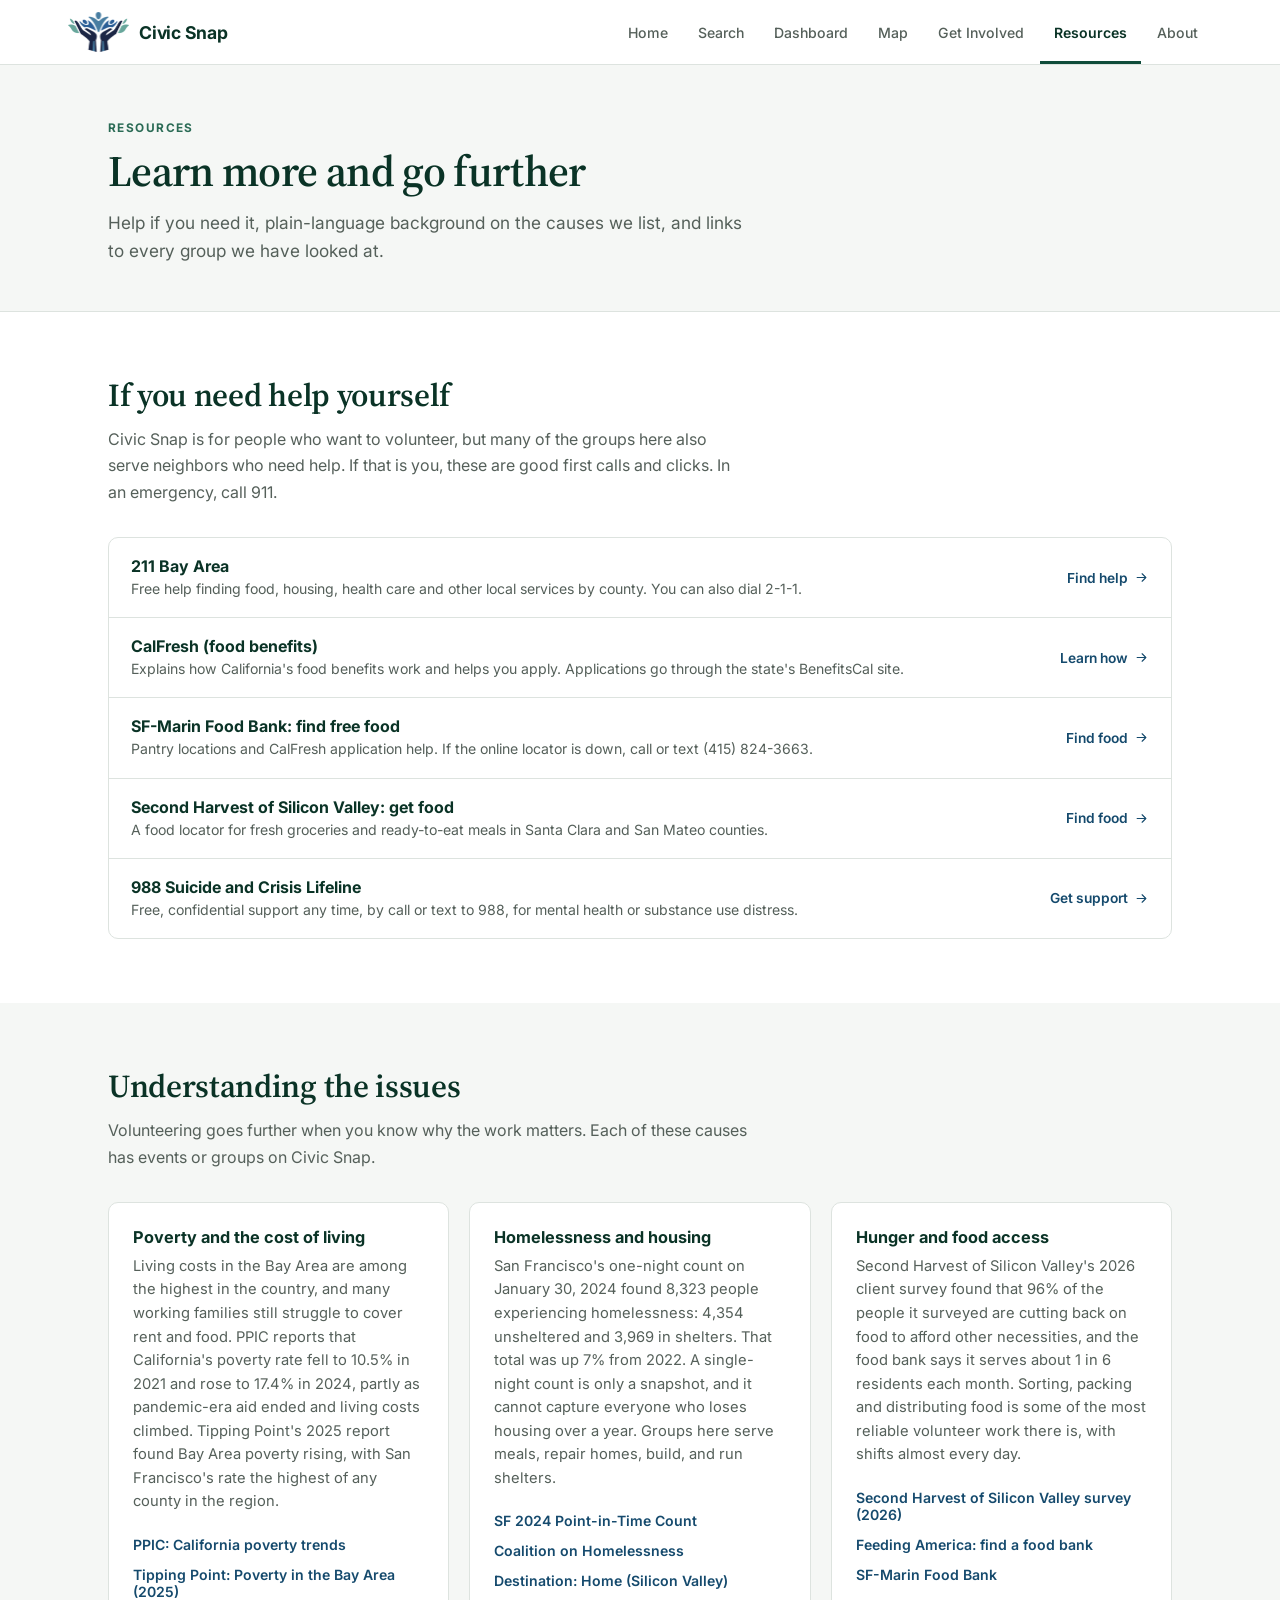
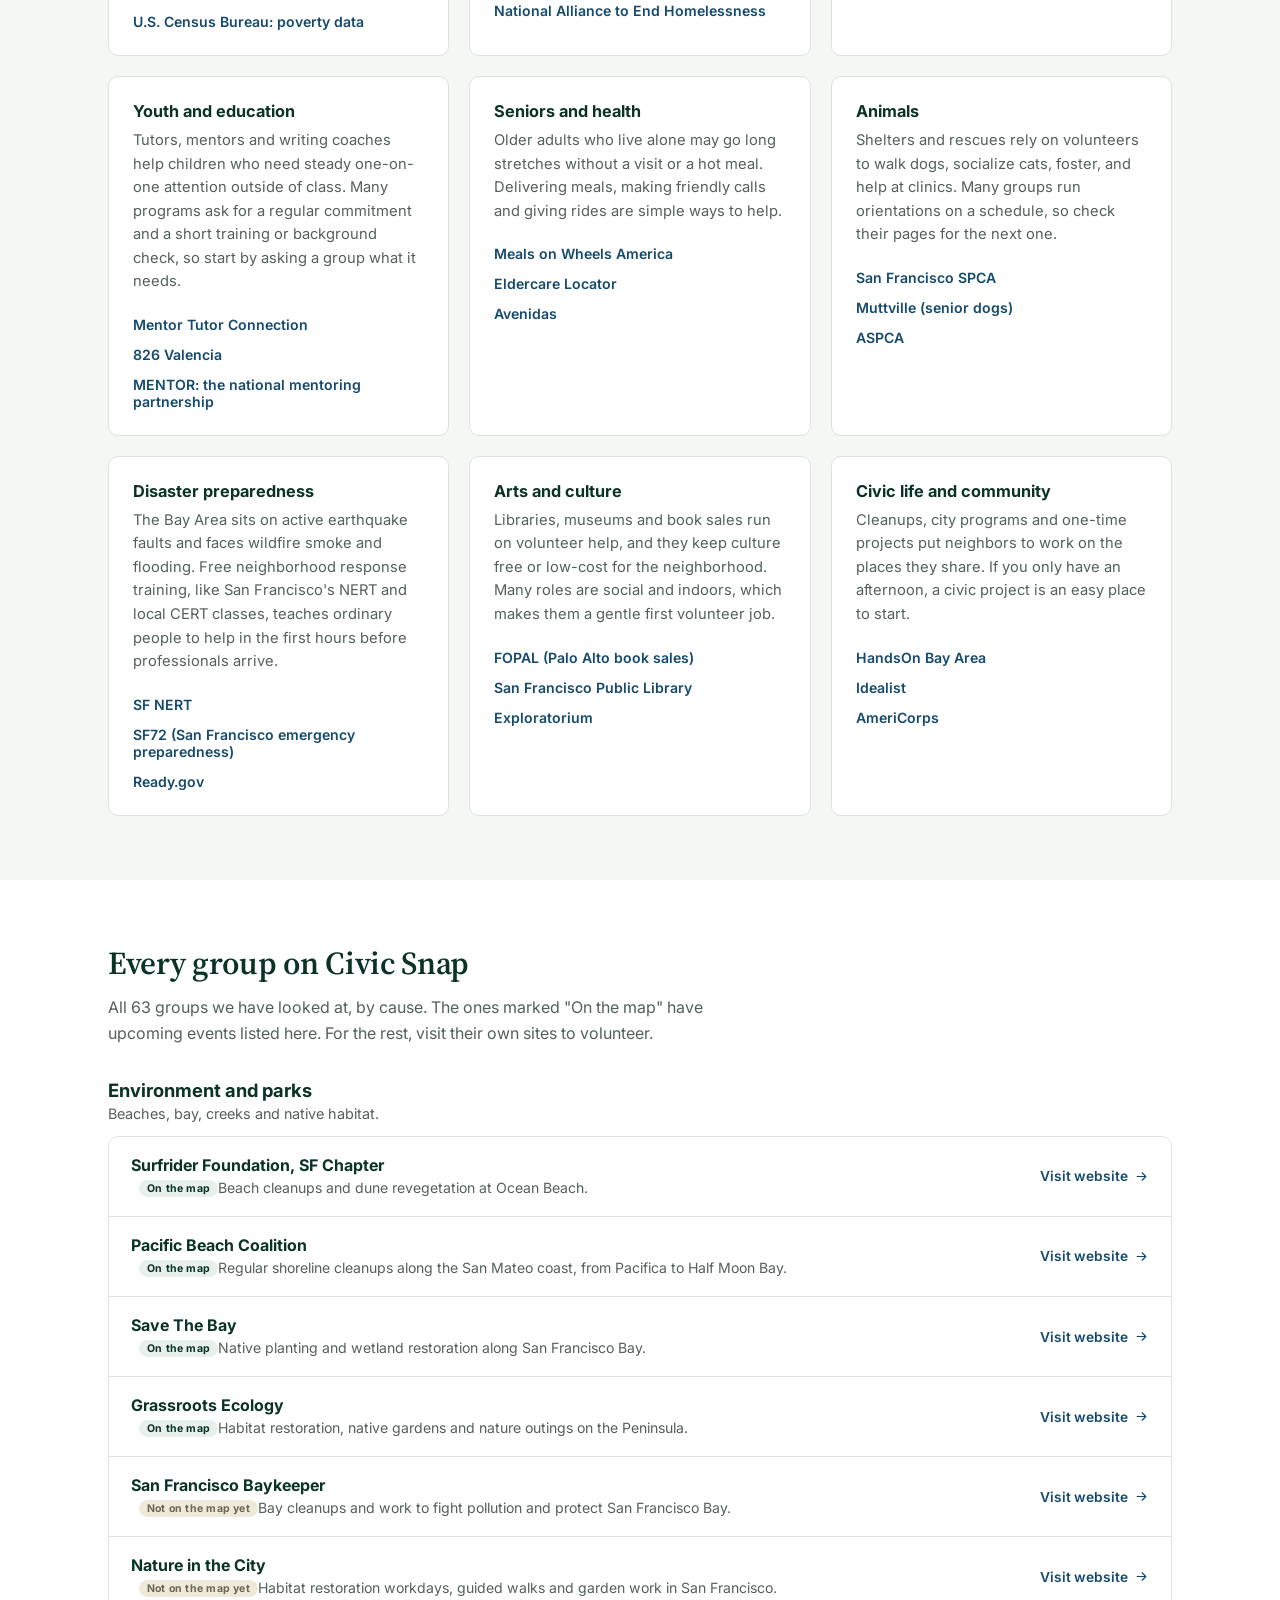
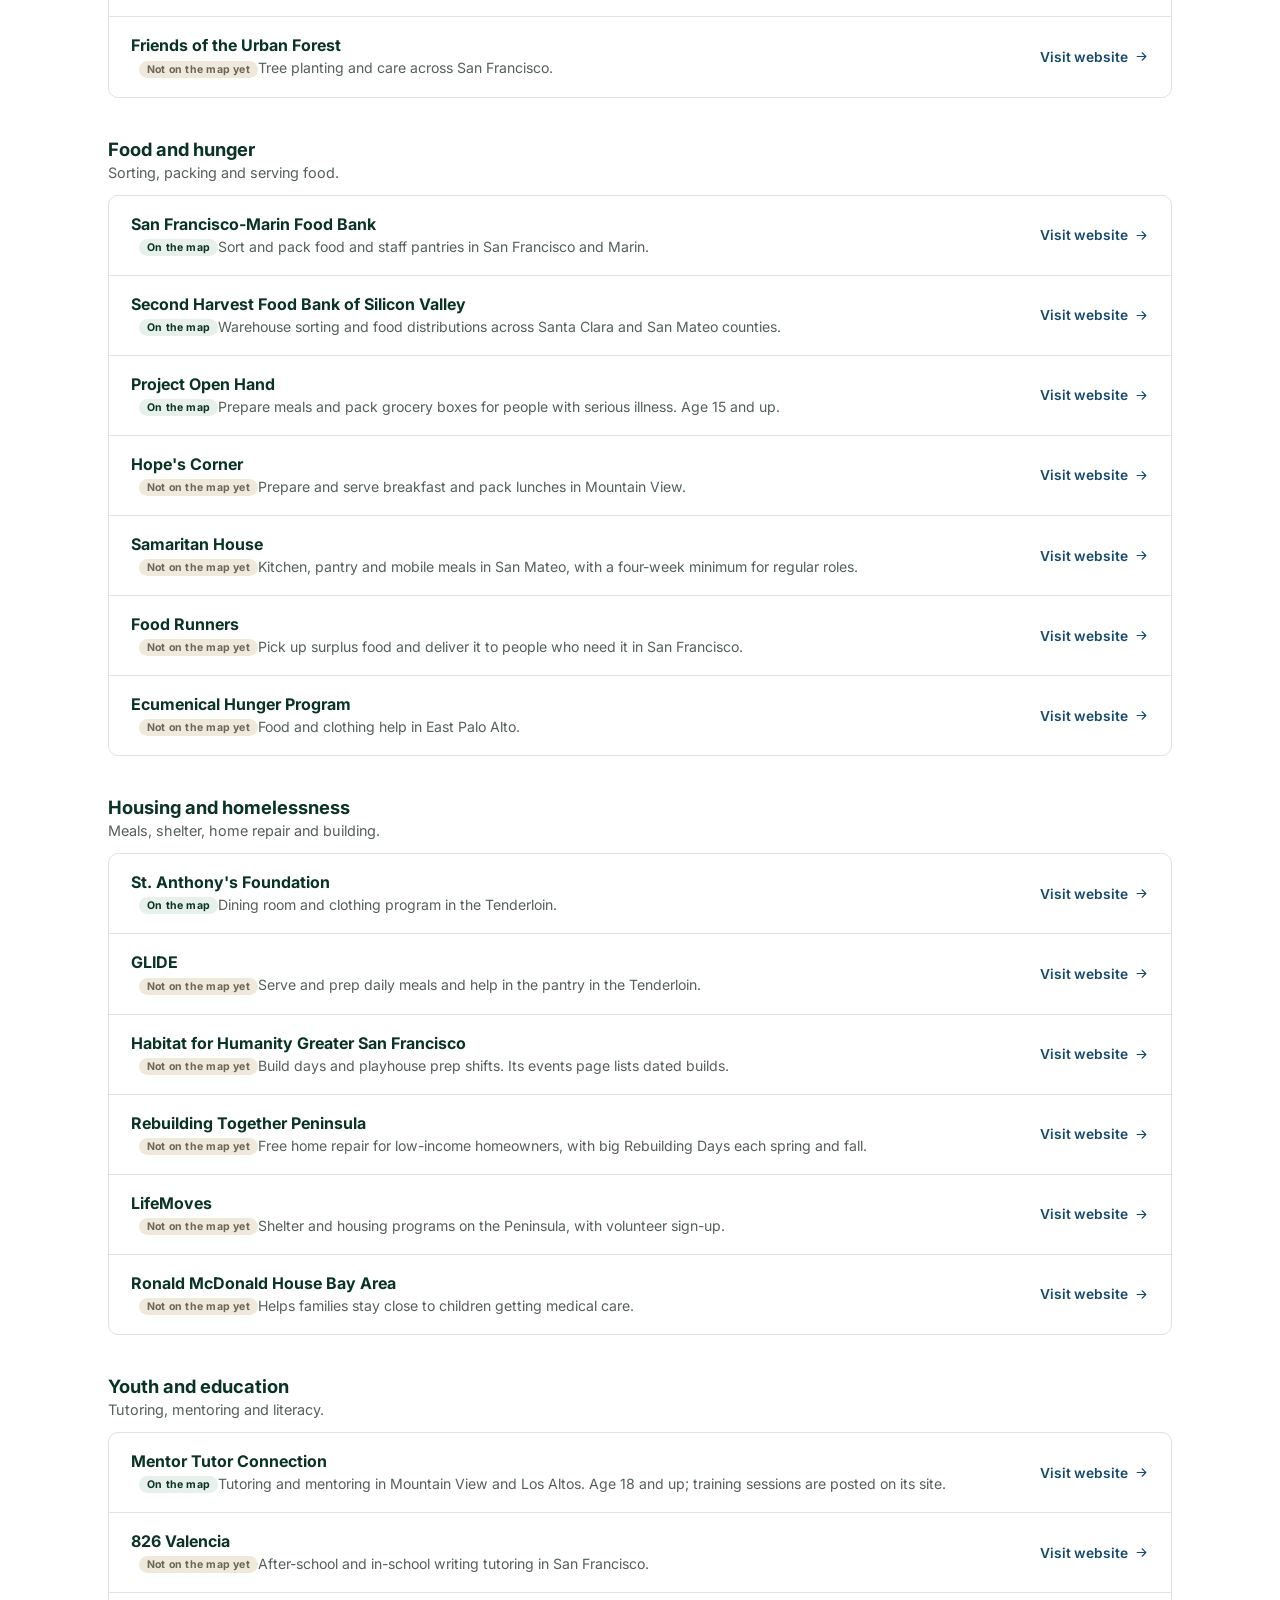
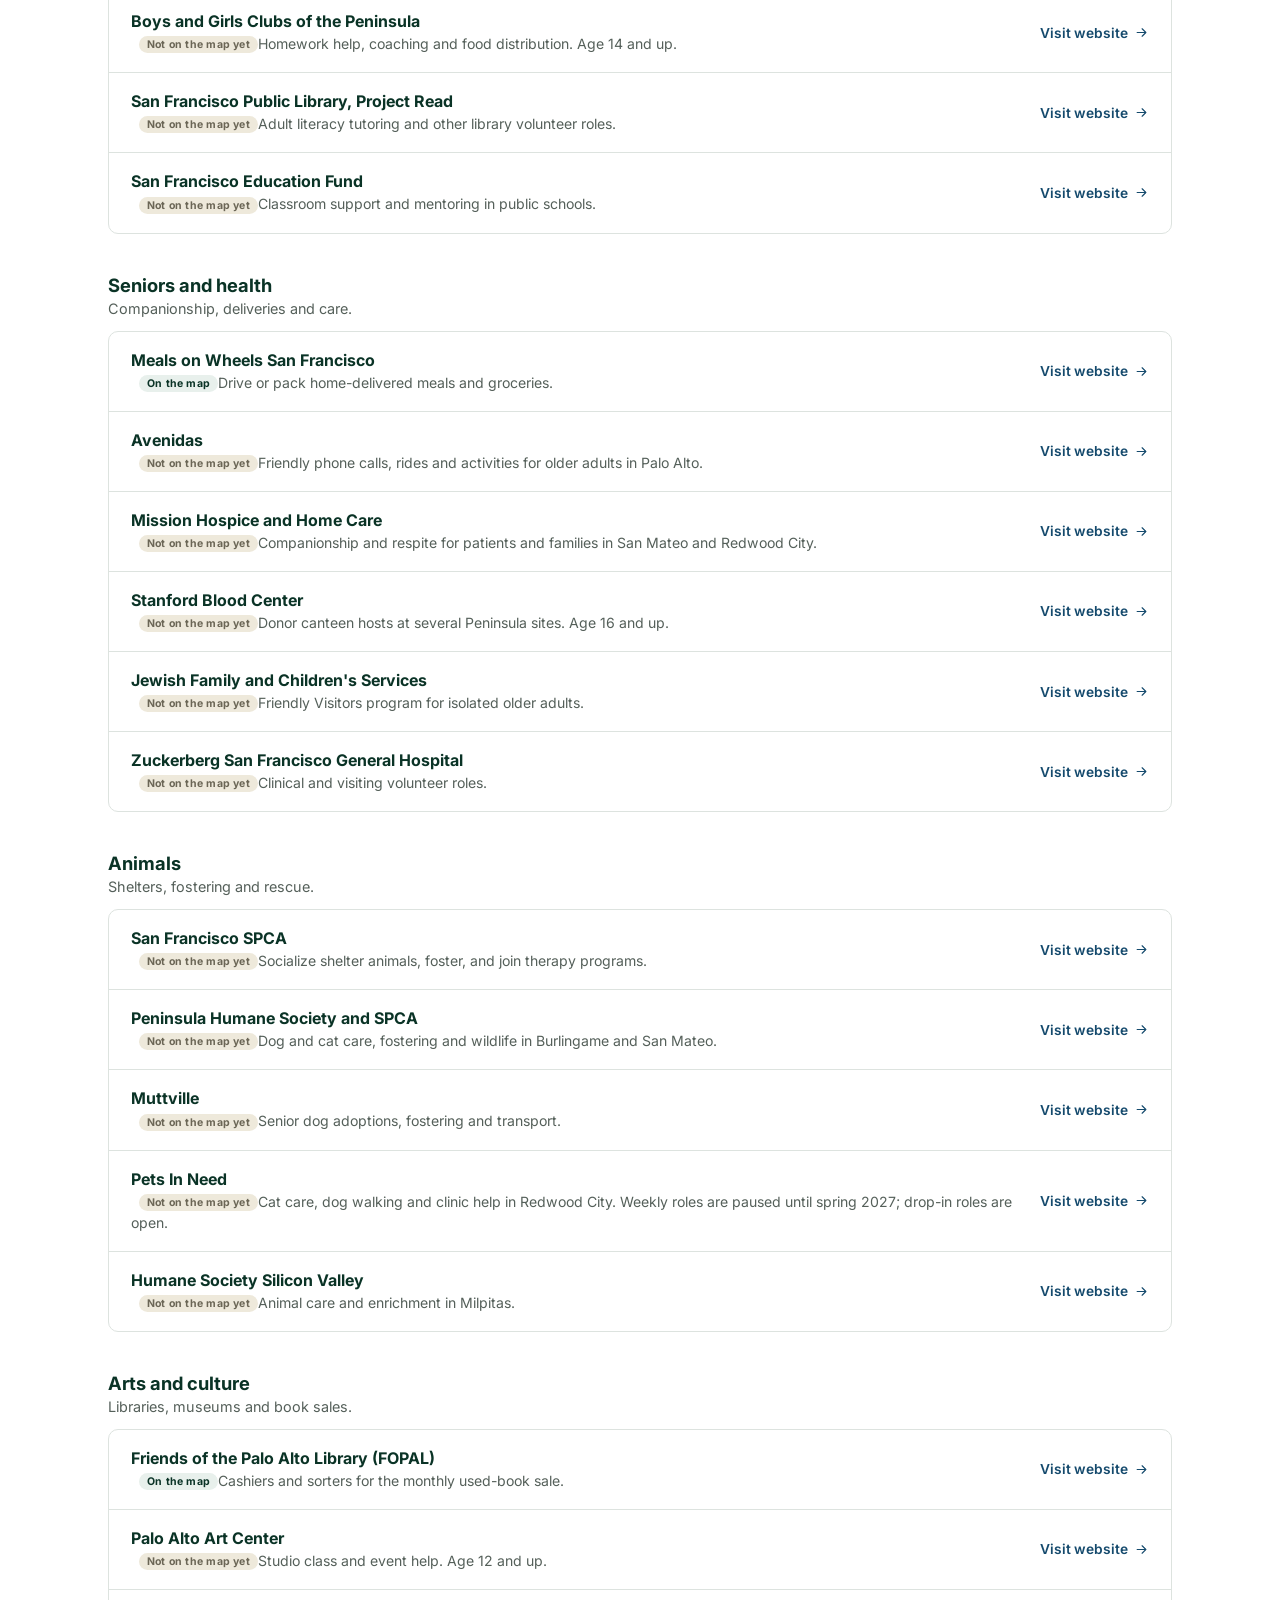
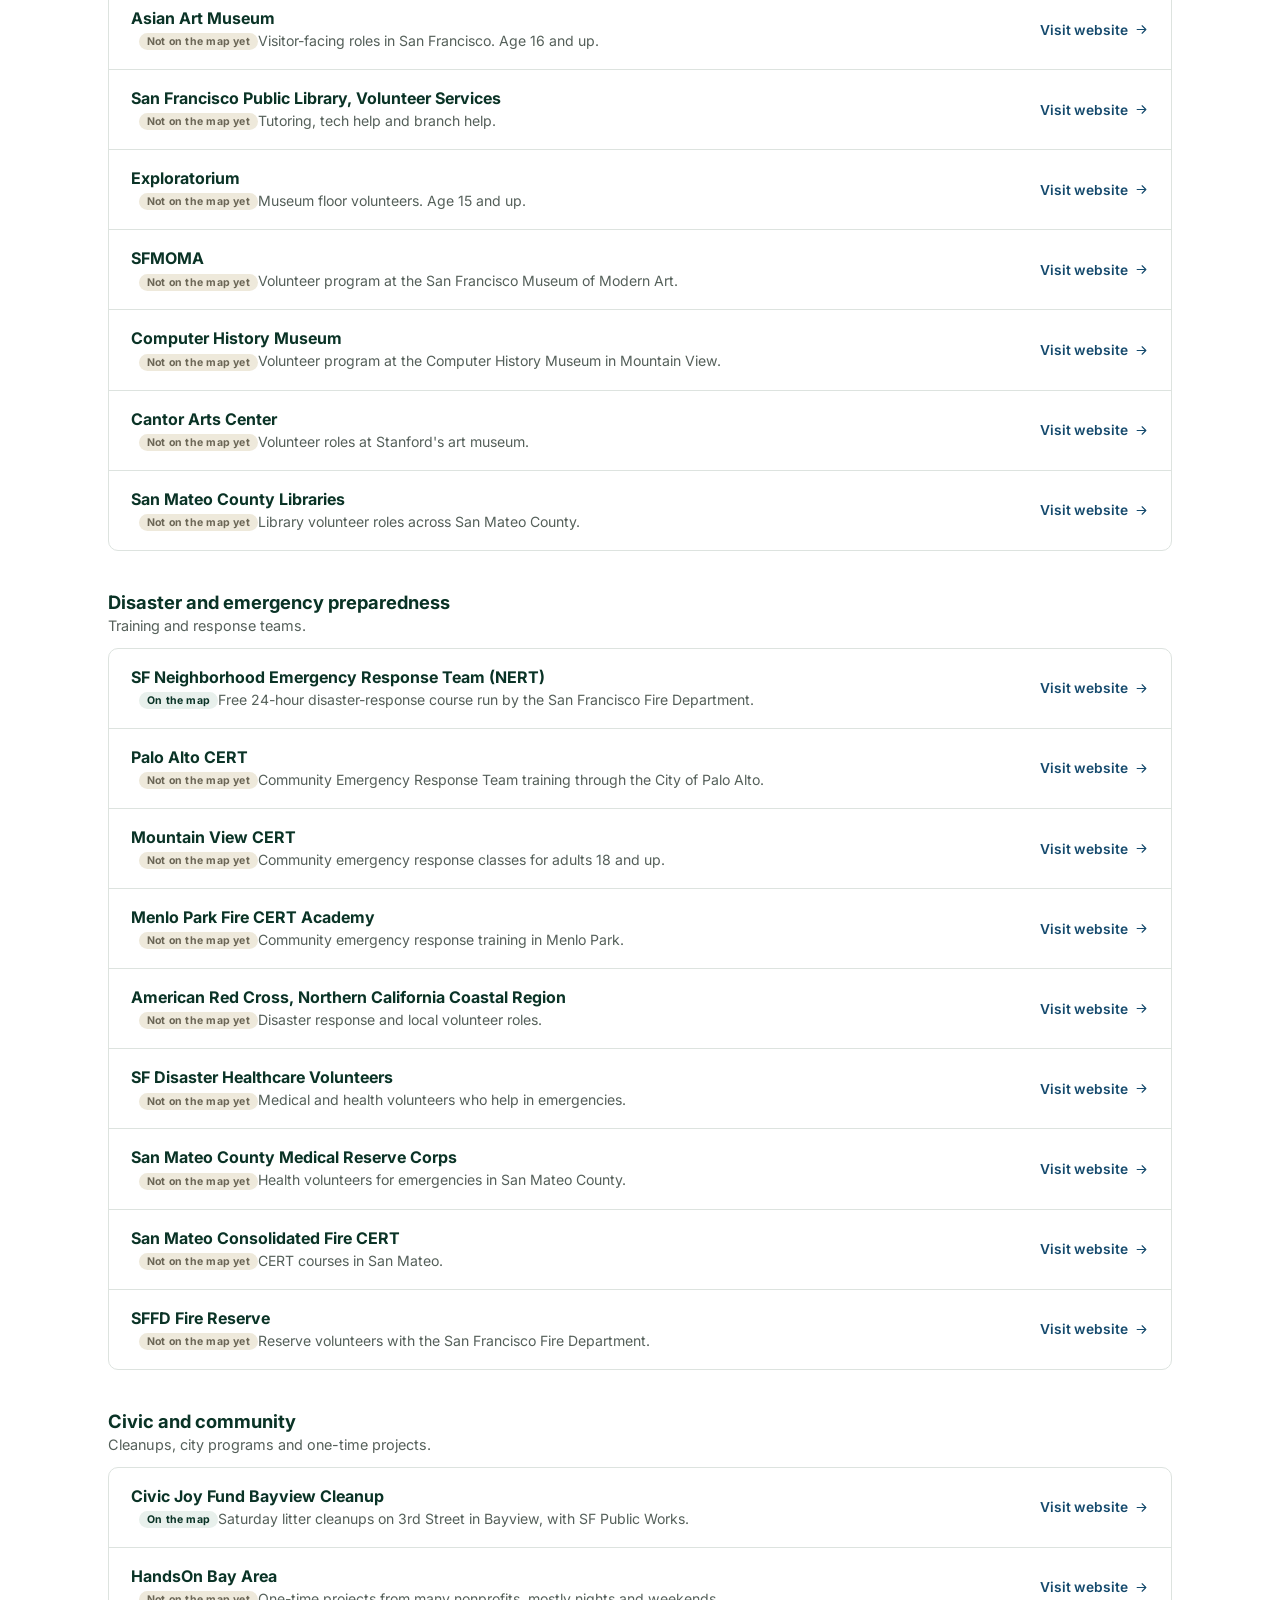
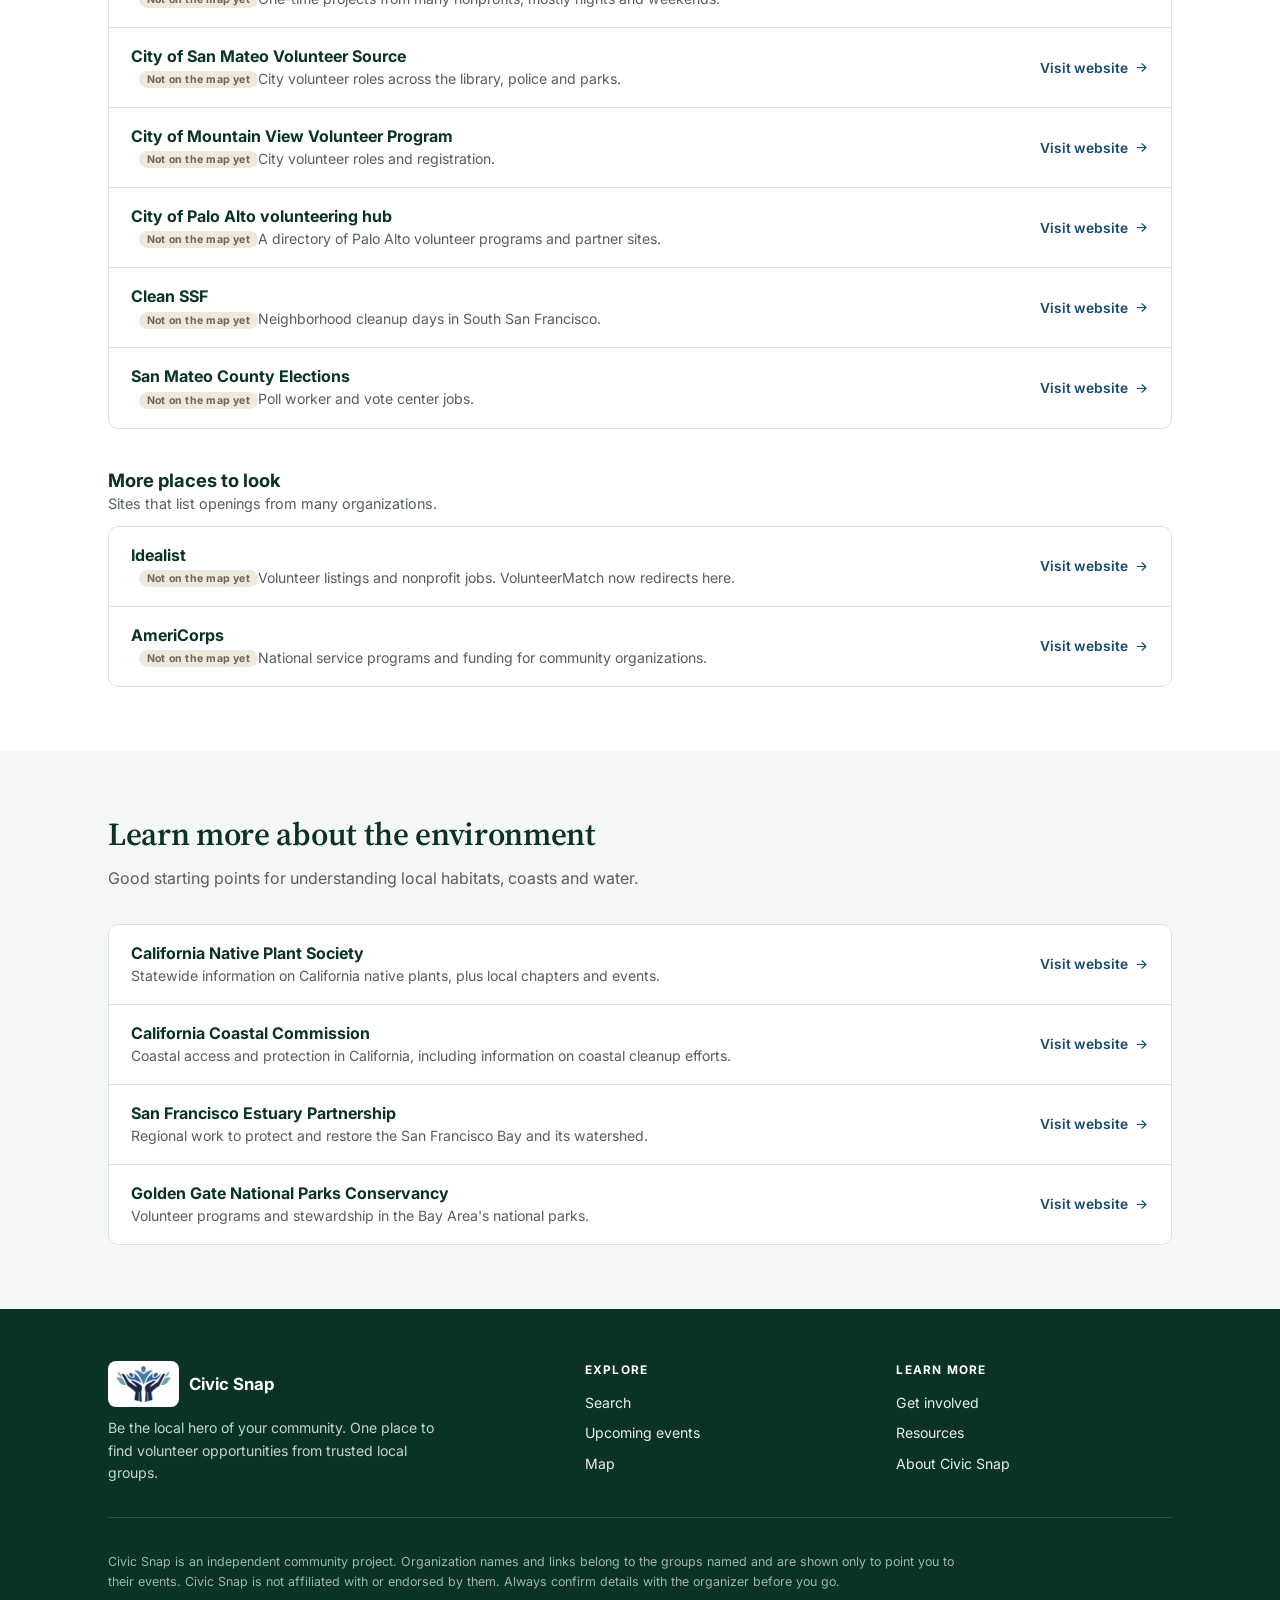
<file: resources.html>
<!DOCTYPE html>
<html lang="en">
<head>
<meta charset="UTF-8">
<title>Resources | Civic Snap</title>
<meta name="description" content="Help finding food and services, background on poverty, homelessness, hunger and other causes, and links to every Bay Area volunteer group on Civic Snap.">
<link rel="canonical" href="https://chenfamilysanfranciscoai-ctrl.github.io/Civic-Snap/resources.html">
<meta property="og:type" content="website">
<meta property="og:site_name" content="Civic Snap">
<meta property="og:title" content="Resources | Civic Snap">
<meta property="og:description" content="Help finding food and services, background on poverty, homelessness, hunger and other causes, and links to every Bay Area volunteer group on Civic Snap.">
<meta property="og:url" content="https://chenfamilysanfranciscoai-ctrl.github.io/Civic-Snap/resources.html">
<meta property="og:image" content="https://chenfamilysanfranciscoai-ctrl.github.io/Civic-Snap/logo-full.png">
<meta name="twitter:card" content="summary">
<meta name="viewport" content="width=device-width, initial-scale=1.0">
<link rel="preconnect" href="https://fonts.googleapis.com">
<link rel="preconnect" href="https://fonts.gstatic.com" crossorigin>
<link href="https://fonts.googleapis.com/css2?family=Inter:wght@400;500;600;700;800&family=Source+Serif+4:opsz,wght@8..60,600;8..60,700&display=swap" rel="stylesheet">
<link rel="stylesheet" href="site.css">
<link rel="icon" type="image/png" href="favicon.png">
<link rel="apple-touch-icon" href="apple-touch-icon.png">
<script>document.documentElement.classList.add('js')</script>
<style>
.check-list{ list-style:none; margin:0; padding:0; display:grid; gap:12px; }
.check-list li{ display:flex; gap:12px; align-items:flex-start; font-size:0.96rem; line-height:1.6; color:#2d3832; }
.check-list svg{ width:20px; height:20px; flex-shrink:0; margin-top:2px; color:var(--brand-mid); }
.org-list{ display:grid; gap:0; border:1px solid var(--line); border-radius:10px; overflow:hidden; background:#fff; }
.org-row{ display:flex; justify-content:space-between; align-items:center; gap:18px; padding:18px 22px; border-top:1px solid var(--line); text-decoration:none; color:inherit; }
.org-row:first-child{ border-top:0; }
.org-row:hover{ background:var(--bg-soft); }
.org-row b{ display:block; font-size:1rem; color:var(--brand-dark); margin-bottom:2px; }
.org-row span.d{ font-size:0.88rem; color:var(--muted); line-height:1.5; }
.org-row .go{ display:inline-flex; align-items:center; gap:6px; font-size:0.86rem; font-weight:600; color:var(--accent-dark); white-space:nowrap; }
.org-row .go svg{ width:15px; height:15px; }
@media (max-width:640px){ .org-row{ flex-direction:column; align-items:flex-start; gap:8px; } }

.tagpill{ display:inline-block; margin-left:8px; padding:2px 8px; border-radius:999px; font-size:0.66rem; font-weight:700; letter-spacing:0.02em; background:#eee9db; color:#6b6656; vertical-align:middle; }
.tagpill.on{ background:var(--moss-light, #dcebe0); color:var(--moss-dark, #1f4d36); }
.cause-h{ margin:40px 0 4px; font-size:1.15rem; font-weight:700; color:var(--brand-dark); }
.cause-h:first-of-type{ margin-top:8px; }
.cause-sub{ margin:0 0 14px; font-size:0.9rem; color:var(--muted); }
.legend-note{ font-size:0.88rem; color:var(--muted); margin:0 0 8px; }
</style>
</head>
<body>
<a class="skip-link" href="#main">Skip to content</a>
<header class="site-header">
<div class="header-inner">
<a class="brand" href="index.html" aria-label="Civic Snap home"><img src="logo-mark.png" alt="" width="62" height="40"><span class="brand-name">Civic Snap</span></a>
<button class="nav-toggle" type="button" aria-expanded="false" aria-controls="site-nav"><svg viewBox="0 0 24 24" fill="none" stroke="currentColor" stroke-width="2" stroke-linecap="round" aria-hidden="true"><path d="M4 7h16M4 12h16M4 17h16"/></svg><span class="nav-toggle-label">Menu</span></button>
<nav class="tabs" id="site-nav" aria-label="Main">
<a href="index.html" class="tab-link">Home</a>
<a href="search.html" class="tab-link">Search</a>
<a href="dashboard.html" class="tab-link">Dashboard</a>
<a href="map.html" class="tab-link">Map</a>
<a href="get-involved.html" class="tab-link">Get Involved</a>
<a href="resources.html" class="tab-link active" aria-current="page">Resources</a>
<a href="about.html" class="tab-link">About</a>
</nav>
</div>
</header>
<svg width="0" height="0" style="position:absolute" aria-hidden="true" focusable="false"><defs>
<symbol id="i-search" viewBox="0 0 24 24"><circle cx="11" cy="11" r="7"/><path d="M20 20l-3.5-3.5"/></symbol>
<symbol id="i-calendar" viewBox="0 0 24 24"><rect x="3.5" y="5" width="17" height="15" rx="2"/><path d="M3.5 10h17M8 3v4M16 3v4"/></symbol>
<symbol id="i-map" viewBox="0 0 24 24"><path d="M9 4L3.5 6v14L9 18l6 2 5.5-2V4L15 6 9 4z"/><path d="M9 4v14M15 6v14"/></symbol>
<symbol id="i-users" viewBox="0 0 24 24"><circle cx="9" cy="8" r="3.2"/><path d="M3 19c0-3.3 2.7-5.5 6-5.5s6 2.2 6 5.5"/><circle cx="17" cy="9" r="2.4"/><path d="M17 14c2.5 0 4.5 1.7 4.5 4.5"/></symbol>
<symbol id="i-trash" viewBox="0 0 24 24"><path d="M4 7h16M9 7V4.5h6V7M6.5 7l1 13h9l1-13M10 11v6M14 11v6"/></symbol>
<symbol id="i-sprout" viewBox="0 0 24 24"><path d="M12 21v-9"/><path d="M12 12C12 8 9 5.5 4.5 5.5 4.5 9.5 7 12 12 12z"/><path d="M12 14c0-3.5 2.5-6 7.5-6 0 4-2.5 6-7.5 6z"/></symbol>
<symbol id="i-mountain" viewBox="0 0 24 24"><path d="M3 19l6.5-11 4 6.5 2.5-4L21 19H3z"/></symbol>
<symbol id="i-leaf" viewBox="0 0 24 24"><path d="M5 19c0-8 5-13 14-14 0 9-5 14-14 14z"/><path d="M5 19l8-8"/></symbol>
<symbol id="i-route" viewBox="0 0 24 24"><circle cx="6" cy="18" r="2"/><circle cx="18" cy="6" r="2"/><path d="M8 18h7a3 3 0 0 0 0-6H9a3 3 0 0 1 0-6h7"/></symbol>
<symbol id="i-arrow" viewBox="0 0 24 24"><path d="M5 12h14M13 6l6 6-6 6"/></symbol>
<symbol id="i-check" viewBox="0 0 24 24"><path d="M5 12.5l4.5 4.5L19 7.5"/></symbol>
</defs></svg>
<main id="main">
<section class="page-hero"><div class="container">
<p class="eyebrow">Resources</p>
<h1>Learn more and go further</h1>
<p class="lead">Help if you need it, plain-language background on the causes we list, and links to every group we have looked at.</p>
</div></section>

<section class="section"><div class="container">
<h2>If you need help yourself</h2>
<p class="intro">Civic Snap is for people who want to volunteer, but many of the groups here also serve neighbors who need help. If that is you, these are good first calls and clicks. In an emergency, call 911.</p>
<div class="org-list">
<a class="org-row" href="https://211bayarea.org/" target="_blank" rel="noopener noreferrer"><div><b>211 Bay Area</b><span class="d">Free help finding food, housing, health care and other local services by county. You can also dial 2-1-1.</span></div><span class="go">Find help <svg class="" viewBox="0 0 24 24" fill="none" stroke="currentColor" stroke-width="1.8" stroke-linecap="round" stroke-linejoin="round" aria-hidden="true"><use href="#i-arrow"/></svg></span></a><a class="org-row" href="https://www.getcalfresh.org/" target="_blank" rel="noopener noreferrer"><div><b>CalFresh (food benefits)</b><span class="d">Explains how California&#x27;s food benefits work and helps you apply. Applications go through the state&#x27;s BenefitsCal site.</span></div><span class="go">Learn how <svg class="" viewBox="0 0 24 24" fill="none" stroke="currentColor" stroke-width="1.8" stroke-linecap="round" stroke-linejoin="round" aria-hidden="true"><use href="#i-arrow"/></svg></span></a><a class="org-row" href="https://www.sfmfoodbank.org/find-food/" target="_blank" rel="noopener noreferrer"><div><b>SF-Marin Food Bank: find free food</b><span class="d">Pantry locations and CalFresh application help. If the online locator is down, call or text (415) 824-3663.</span></div><span class="go">Find food <svg class="" viewBox="0 0 24 24" fill="none" stroke="currentColor" stroke-width="1.8" stroke-linecap="round" stroke-linejoin="round" aria-hidden="true"><use href="#i-arrow"/></svg></span></a><a class="org-row" href="https://www.shfb.org/get-food/" target="_blank" rel="noopener noreferrer"><div><b>Second Harvest of Silicon Valley: get food</b><span class="d">A food locator for fresh groceries and ready-to-eat meals in Santa Clara and San Mateo counties.</span></div><span class="go">Find food <svg class="" viewBox="0 0 24 24" fill="none" stroke="currentColor" stroke-width="1.8" stroke-linecap="round" stroke-linejoin="round" aria-hidden="true"><use href="#i-arrow"/></svg></span></a><a class="org-row" href="https://988lifeline.org/" target="_blank" rel="noopener noreferrer"><div><b>988 Suicide and Crisis Lifeline</b><span class="d">Free, confidential support any time, by call or text to 988, for mental health or substance use distress.</span></div><span class="go">Get support <svg class="" viewBox="0 0 24 24" fill="none" stroke="currentColor" stroke-width="1.8" stroke-linecap="round" stroke-linejoin="round" aria-hidden="true"><use href="#i-arrow"/></svg></span></a>
</div>
</div></section>

<section class="section soft"><div class="container">
<h2>Understanding the issues</h2>
<p class="intro">Volunteering goes further when you know why the work matters. Each of these causes has events or groups on Civic Snap.</p>
<div class="grid cols-3">
<div class="card-box"><h3>Poverty and the cost of living</h3><p>Living costs in the Bay Area are among the highest in the country, and many working families still struggle to cover rent and food. PPIC reports that California's poverty rate fell to 10.5% in 2021 and rose to 17.4% in 2024, partly as pandemic-era aid ended and living costs climbed. Tipping Point's 2025 report found Bay Area poverty rising, with San Francisco's rate the highest of any county in the region.</p><div style="margin-top:10px"><a class="more" href="https://www.ppic.org/blog/an-in-depth-look-at-californias-poverty-trends-over-time/" target="_blank" rel="noopener noreferrer">PPIC: California poverty trends</a><br><a class="more" href="https://tippingpoint.org/wp-content/uploads/2025/11/Tipping-Point-2025-Poverty-in-the-Bay-Area-Report.pdf" target="_blank" rel="noopener noreferrer">Tipping Point: Poverty in the Bay Area (2025)</a><br><a class="more" href="https://www.census.gov/topics/income-poverty/poverty.html" target="_blank" rel="noopener noreferrer">U.S. Census Bureau: poverty data</a><br></div></div><div class="card-box"><h3>Homelessness and housing</h3><p>San Francisco's one-night count on January 30, 2024 found 8,323 people experiencing homelessness: 4,354 unsheltered and 3,969 in shelters. That total was up 7% from 2022. A single-night count is only a snapshot, and it cannot capture everyone who loses housing over a year. Groups here serve meals, repair homes, build, and run shelters.</p><div style="margin-top:10px"><a class="more" href="https://sf.gov/reports/september-2024/2024-point-time-count" target="_blank" rel="noopener noreferrer">SF 2024 Point-in-Time Count</a><br><a class="more" href="https://www.cohsf.org/" target="_blank" rel="noopener noreferrer">Coalition on Homelessness</a><br><a class="more" href="https://destinationhomesv.org/" target="_blank" rel="noopener noreferrer">Destination: Home (Silicon Valley)</a><br><a class="more" href="https://endhomelessness.org/" target="_blank" rel="noopener noreferrer">National Alliance to End Homelessness</a><br></div></div><div class="card-box"><h3>Hunger and food access</h3><p>Second Harvest of Silicon Valley's 2026 client survey found that 96% of the people it surveyed are cutting back on food to afford other necessities, and the food bank says it serves about 1 in 6 residents each month. Sorting, packing and distributing food is some of the most reliable volunteer work there is, with shifts almost every day.</p><div style="margin-top:10px"><a class="more" href="https://www.businesswire.com/news/home/20260519688807/en/Second-Harvest-of-Silicon-Valley-Client-Survey-Reveals-Households-Cutting-Back-on-Food-as-Costs-Rise-and-Historic-Federal-Safety-Net-Cuts-Loom" target="_blank" rel="noopener noreferrer">Second Harvest of Silicon Valley survey (2026)</a><br><a class="more" href="https://www.feedingamerica.org/find-your-local-foodbank" target="_blank" rel="noopener noreferrer">Feeding America: find a food bank</a><br><a class="more" href="https://www.sfmfoodbank.org/" target="_blank" rel="noopener noreferrer">SF-Marin Food Bank</a><br></div></div><div class="card-box"><h3>Youth and education</h3><p>Tutors, mentors and writing coaches help children who need steady one-on-one attention outside of class. Many programs ask for a regular commitment and a short training or background check, so start by asking a group what it needs.</p><div style="margin-top:10px"><a class="more" href="https://www.mentortutorconnection.org/news-events/" target="_blank" rel="noopener noreferrer">Mentor Tutor Connection</a><br><a class="more" href="https://826valencia.org/get-involved/volunteer/" target="_blank" rel="noopener noreferrer">826 Valencia</a><br><a class="more" href="https://www.mentoring.org/" target="_blank" rel="noopener noreferrer">MENTOR: the national mentoring partnership</a><br></div></div><div class="card-box"><h3>Seniors and health</h3><p>Older adults who live alone may go long stretches without a visit or a hot meal. Delivering meals, making friendly calls and giving rides are simple ways to help.</p><div style="margin-top:10px"><a class="more" href="https://www.mealsonwheelsamerica.org/" target="_blank" rel="noopener noreferrer">Meals on Wheels America</a><br><a class="more" href="https://eldercare.acl.gov/" target="_blank" rel="noopener noreferrer">Eldercare Locator</a><br><a class="more" href="https://www.avenidas.org/programs/volunteering/" target="_blank" rel="noopener noreferrer">Avenidas</a><br></div></div><div class="card-box"><h3>Animals</h3><p>Shelters and rescues rely on volunteers to walk dogs, socialize cats, foster, and help at clinics. Many groups run orientations on a schedule, so check their pages for the next one.</p><div style="margin-top:10px"><a class="more" href="https://sfspca.org/join-our-community/volunteer" target="_blank" rel="noopener noreferrer">San Francisco SPCA</a><br><a class="more" href="https://muttville.org/volunteer" target="_blank" rel="noopener noreferrer">Muttville (senior dogs)</a><br><a class="more" href="https://www.aspca.org/" target="_blank" rel="noopener noreferrer">ASPCA</a><br></div></div><div class="card-box"><h3>Disaster preparedness</h3><p>The Bay Area sits on active earthquake faults and faces wildfire smoke and flooding. Free neighborhood response training, like San Francisco's NERT and local CERT classes, teaches ordinary people to help in the first hours before professionals arrive.</p><div style="margin-top:10px"><a class="more" href="https://sf-fire.org/NERT" target="_blank" rel="noopener noreferrer">SF NERT</a><br><a class="more" href="https://www.sf72.org/" target="_blank" rel="noopener noreferrer">SF72 (San Francisco emergency preparedness)</a><br><a class="more" href="https://www.ready.gov/" target="_blank" rel="noopener noreferrer">Ready.gov</a><br></div></div><div class="card-box"><h3>Arts and culture</h3><p>Libraries, museums and book sales run on volunteer help, and they keep culture free or low-cost for the neighborhood. Many roles are social and indoors, which makes them a gentle first volunteer job.</p><div style="margin-top:10px"><a class="more" href="https://www.fopal.org/" target="_blank" rel="noopener noreferrer">FOPAL (Palo Alto book sales)</a><br><a class="more" href="https://sfpl.org/volunteer-services" target="_blank" rel="noopener noreferrer">San Francisco Public Library</a><br><a class="more" href="https://www.exploratorium.edu/support/volunteer/requirements-process" target="_blank" rel="noopener noreferrer">Exploratorium</a><br></div></div><div class="card-box"><h3>Civic life and community</h3><p>Cleanups, city programs and one-time projects put neighbors to work on the places they share. If you only have an afternoon, a civic project is an easy place to start.</p><div style="margin-top:10px"><a class="more" href="https://www.handsonbayarea.org/volunteer" target="_blank" rel="noopener noreferrer">HandsOn Bay Area</a><br><a class="more" href="https://www.idealist.org/" target="_blank" rel="noopener noreferrer">Idealist</a><br><a class="more" href="https://americorps.gov/" target="_blank" rel="noopener noreferrer">AmeriCorps</a><br></div></div>
</div>
</div></section>

<section class="section"><div class="container">
<h2>Every group on Civic Snap</h2>
<p class="intro">All 63 groups we have looked at, by cause. The ones marked "On the map" have upcoming events listed here. For the rest, visit their own sites to volunteer.</p>
<h3 class="cause-h">Environment and parks</h3><p class="cause-sub">Beaches, bay, creeks and native habitat.</p><div class="org-list"><a class="org-row" href="https://sf.surfrider.org/" target="_blank" rel="noopener noreferrer"><div><b>Surfrider Foundation, SF Chapter</b><span class="tagpill on">On the map</span><span class="d">Beach cleanups and dune revegetation at Ocean Beach.</span></div><span class="go">Visit website <svg class="" viewBox="0 0 24 24" fill="none" stroke="currentColor" stroke-width="1.8" stroke-linecap="round" stroke-linejoin="round" aria-hidden="true"><use href="#i-arrow"/></svg></span></a><a class="org-row" href="https://www.pacificbeachcoalition.org/" target="_blank" rel="noopener noreferrer"><div><b>Pacific Beach Coalition</b><span class="tagpill on">On the map</span><span class="d">Regular shoreline cleanups along the San Mateo coast, from Pacifica to Half Moon Bay.</span></div><span class="go">Visit website <svg class="" viewBox="0 0 24 24" fill="none" stroke="currentColor" stroke-width="1.8" stroke-linecap="round" stroke-linejoin="round" aria-hidden="true"><use href="#i-arrow"/></svg></span></a><a class="org-row" href="https://savesfbay.org/" target="_blank" rel="noopener noreferrer"><div><b>Save The Bay</b><span class="tagpill on">On the map</span><span class="d">Native planting and wetland restoration along San Francisco Bay.</span></div><span class="go">Visit website <svg class="" viewBox="0 0 24 24" fill="none" stroke="currentColor" stroke-width="1.8" stroke-linecap="round" stroke-linejoin="round" aria-hidden="true"><use href="#i-arrow"/></svg></span></a><a class="org-row" href="https://www.grassrootsecology.org/" target="_blank" rel="noopener noreferrer"><div><b>Grassroots Ecology</b><span class="tagpill on">On the map</span><span class="d">Habitat restoration, native gardens and nature outings on the Peninsula.</span></div><span class="go">Visit website <svg class="" viewBox="0 0 24 24" fill="none" stroke="currentColor" stroke-width="1.8" stroke-linecap="round" stroke-linejoin="round" aria-hidden="true"><use href="#i-arrow"/></svg></span></a><a class="org-row" href="https://baykeeper.org/cleanups/" target="_blank" rel="noopener noreferrer"><div><b>San Francisco Baykeeper</b><span class="tagpill">Not on the map yet</span><span class="d">Bay cleanups and work to fight pollution and protect San Francisco Bay.</span></div><span class="go">Visit website <svg class="" viewBox="0 0 24 24" fill="none" stroke="currentColor" stroke-width="1.8" stroke-linecap="round" stroke-linejoin="round" aria-hidden="true"><use href="#i-arrow"/></svg></span></a><a class="org-row" href="https://www.natureinthecity.org/" target="_blank" rel="noopener noreferrer"><div><b>Nature in the City</b><span class="tagpill">Not on the map yet</span><span class="d">Habitat restoration workdays, guided walks and garden work in San Francisco.</span></div><span class="go">Visit website <svg class="" viewBox="0 0 24 24" fill="none" stroke="currentColor" stroke-width="1.8" stroke-linecap="round" stroke-linejoin="round" aria-hidden="true"><use href="#i-arrow"/></svg></span></a><a class="org-row" href="https://fuf.net/" target="_blank" rel="noopener noreferrer"><div><b>Friends of the Urban Forest</b><span class="tagpill">Not on the map yet</span><span class="d">Tree planting and care across San Francisco.</span></div><span class="go">Visit website <svg class="" viewBox="0 0 24 24" fill="none" stroke="currentColor" stroke-width="1.8" stroke-linecap="round" stroke-linejoin="round" aria-hidden="true"><use href="#i-arrow"/></svg></span></a></div>
<h3 class="cause-h">Food and hunger</h3><p class="cause-sub">Sorting, packing and serving food.</p><div class="org-list"><a class="org-row" href="https://volunteering.sfmfoodbank.org/need" target="_blank" rel="noopener noreferrer"><div><b>San Francisco-Marin Food Bank</b><span class="tagpill on">On the map</span><span class="d">Sort and pack food and staff pantries in San Francisco and Marin.</span></div><span class="go">Visit website <svg class="" viewBox="0 0 24 24" fill="none" stroke="currentColor" stroke-width="1.8" stroke-linecap="round" stroke-linejoin="round" aria-hidden="true"><use href="#i-arrow"/></svg></span></a><a class="org-row" href="https://www.shfb.org/give-help/volunteer/individual-volunteering/" target="_blank" rel="noopener noreferrer"><div><b>Second Harvest Food Bank of Silicon Valley</b><span class="tagpill on">On the map</span><span class="d">Warehouse sorting and food distributions across Santa Clara and San Mateo counties.</span></div><span class="go">Visit website <svg class="" viewBox="0 0 24 24" fill="none" stroke="currentColor" stroke-width="1.8" stroke-linecap="round" stroke-linejoin="round" aria-hidden="true"><use href="#i-arrow"/></svg></span></a><a class="org-row" href="https://www.openhand.org/volunteer/volunteer-hot-spots" target="_blank" rel="noopener noreferrer"><div><b>Project Open Hand</b><span class="tagpill on">On the map</span><span class="d">Prepare meals and pack grocery boxes for people with serious illness. Age 15 and up.</span></div><span class="go">Visit website <svg class="" viewBox="0 0 24 24" fill="none" stroke="currentColor" stroke-width="1.8" stroke-linecap="round" stroke-linejoin="round" aria-hidden="true"><use href="#i-arrow"/></svg></span></a><a class="org-row" href="https://www.hopescorner.org/" target="_blank" rel="noopener noreferrer"><div><b>Hope&#x27;s Corner</b><span class="tagpill">Not on the map yet</span><span class="d">Prepare and serve breakfast and pack lunches in Mountain View.</span></div><span class="go">Visit website <svg class="" viewBox="0 0 24 24" fill="none" stroke="currentColor" stroke-width="1.8" stroke-linecap="round" stroke-linejoin="round" aria-hidden="true"><use href="#i-arrow"/></svg></span></a><a class="org-row" href="https://samaritanhousesanmateo.org/volunteer" target="_blank" rel="noopener noreferrer"><div><b>Samaritan House</b><span class="tagpill">Not on the map yet</span><span class="d">Kitchen, pantry and mobile meals in San Mateo, with a four-week minimum for regular roles.</span></div><span class="go">Visit website <svg class="" viewBox="0 0 24 24" fill="none" stroke="currentColor" stroke-width="1.8" stroke-linecap="round" stroke-linejoin="round" aria-hidden="true"><use href="#i-arrow"/></svg></span></a><a class="org-row" href="https://www.foodrunners.org/donate-time/index.html" target="_blank" rel="noopener noreferrer"><div><b>Food Runners</b><span class="tagpill">Not on the map yet</span><span class="d">Pick up surplus food and deliver it to people who need it in San Francisco.</span></div><span class="go">Visit website <svg class="" viewBox="0 0 24 24" fill="none" stroke="currentColor" stroke-width="1.8" stroke-linecap="round" stroke-linejoin="round" aria-hidden="true"><use href="#i-arrow"/></svg></span></a><a class="org-row" href="https://www.ehpcares.org/volunteer" target="_blank" rel="noopener noreferrer"><div><b>Ecumenical Hunger Program</b><span class="tagpill">Not on the map yet</span><span class="d">Food and clothing help in East Palo Alto.</span></div><span class="go">Visit website <svg class="" viewBox="0 0 24 24" fill="none" stroke="currentColor" stroke-width="1.8" stroke-linecap="round" stroke-linejoin="round" aria-hidden="true"><use href="#i-arrow"/></svg></span></a></div>
<h3 class="cause-h">Housing and homelessness</h3><p class="cause-sub">Meals, shelter, home repair and building.</p><div class="org-list"><a class="org-row" href="https://www.stanthonysf.org/volunteer/sign-up-now" target="_blank" rel="noopener noreferrer"><div><b>St. Anthony&#x27;s Foundation</b><span class="tagpill on">On the map</span><span class="d">Dining room and clothing program in the Tenderloin.</span></div><span class="go">Visit website <svg class="" viewBox="0 0 24 24" fill="none" stroke="currentColor" stroke-width="1.8" stroke-linecap="round" stroke-linejoin="round" aria-hidden="true"><use href="#i-arrow"/></svg></span></a><a class="org-row" href="https://www.glide.org/volunteer" target="_blank" rel="noopener noreferrer"><div><b>GLIDE</b><span class="tagpill">Not on the map yet</span><span class="d">Serve and prep daily meals and help in the pantry in the Tenderloin.</span></div><span class="go">Visit website <svg class="" viewBox="0 0 24 24" fill="none" stroke="currentColor" stroke-width="1.8" stroke-linecap="round" stroke-linejoin="round" aria-hidden="true"><use href="#i-arrow"/></svg></span></a><a class="org-row" href="https://habitatgsf.org/volunteer/" target="_blank" rel="noopener noreferrer"><div><b>Habitat for Humanity Greater San Francisco</b><span class="tagpill">Not on the map yet</span><span class="d">Build days and playhouse prep shifts. Its events page lists dated builds.</span></div><span class="go">Visit website <svg class="" viewBox="0 0 24 24" fill="none" stroke="currentColor" stroke-width="1.8" stroke-linecap="round" stroke-linejoin="round" aria-hidden="true"><use href="#i-arrow"/></svg></span></a><a class="org-row" href="https://rebuildingtogetherpeninsula.org/volunteer/" target="_blank" rel="noopener noreferrer"><div><b>Rebuilding Together Peninsula</b><span class="tagpill">Not on the map yet</span><span class="d">Free home repair for low-income homeowners, with big Rebuilding Days each spring and fall.</span></div><span class="go">Visit website <svg class="" viewBox="0 0 24 24" fill="none" stroke="currentColor" stroke-width="1.8" stroke-linecap="round" stroke-linejoin="round" aria-hidden="true"><use href="#i-arrow"/></svg></span></a><a class="org-row" href="https://lifemoves.org/ways-to-give/volunteering/" target="_blank" rel="noopener noreferrer"><div><b>LifeMoves</b><span class="tagpill">Not on the map yet</span><span class="d">Shelter and housing programs on the Peninsula, with volunteer sign-up.</span></div><span class="go">Visit website <svg class="" viewBox="0 0 24 24" fill="none" stroke="currentColor" stroke-width="1.8" stroke-linecap="round" stroke-linejoin="round" aria-hidden="true"><use href="#i-arrow"/></svg></span></a><a class="org-row" href="https://ronaldmcdonaldhousebayarea.org/" target="_blank" rel="noopener noreferrer"><div><b>Ronald McDonald House Bay Area</b><span class="tagpill">Not on the map yet</span><span class="d">Helps families stay close to children getting medical care.</span></div><span class="go">Visit website <svg class="" viewBox="0 0 24 24" fill="none" stroke="currentColor" stroke-width="1.8" stroke-linecap="round" stroke-linejoin="round" aria-hidden="true"><use href="#i-arrow"/></svg></span></a></div>
<h3 class="cause-h">Youth and education</h3><p class="cause-sub">Tutoring, mentoring and literacy.</p><div class="org-list"><a class="org-row" href="https://www.mentortutorconnection.org/news-events/" target="_blank" rel="noopener noreferrer"><div><b>Mentor Tutor Connection</b><span class="tagpill on">On the map</span><span class="d">Tutoring and mentoring in Mountain View and Los Altos. Age 18 and up; training sessions are posted on its site.</span></div><span class="go">Visit website <svg class="" viewBox="0 0 24 24" fill="none" stroke="currentColor" stroke-width="1.8" stroke-linecap="round" stroke-linejoin="round" aria-hidden="true"><use href="#i-arrow"/></svg></span></a><a class="org-row" href="https://826valencia.org/get-involved/volunteer/" target="_blank" rel="noopener noreferrer"><div><b>826 Valencia</b><span class="tagpill">Not on the map yet</span><span class="d">After-school and in-school writing tutoring in San Francisco.</span></div><span class="go">Visit website <svg class="" viewBox="0 0 24 24" fill="none" stroke="currentColor" stroke-width="1.8" stroke-linecap="round" stroke-linejoin="round" aria-hidden="true"><use href="#i-arrow"/></svg></span></a><a class="org-row" href="https://www.bgcp.org/volunteer" target="_blank" rel="noopener noreferrer"><div><b>Boys and Girls Clubs of the Peninsula</b><span class="tagpill">Not on the map yet</span><span class="d">Homework help, coaching and food distribution. Age 14 and up.</span></div><span class="go">Visit website <svg class="" viewBox="0 0 24 24" fill="none" stroke="currentColor" stroke-width="1.8" stroke-linecap="round" stroke-linejoin="round" aria-hidden="true"><use href="#i-arrow"/></svg></span></a><a class="org-row" href="https://sfpl.org/volunteer" target="_blank" rel="noopener noreferrer"><div><b>San Francisco Public Library, Project Read</b><span class="tagpill">Not on the map yet</span><span class="d">Adult literacy tutoring and other library volunteer roles.</span></div><span class="go">Visit website <svg class="" viewBox="0 0 24 24" fill="none" stroke="currentColor" stroke-width="1.8" stroke-linecap="round" stroke-linejoin="round" aria-hidden="true"><use href="#i-arrow"/></svg></span></a><a class="org-row" href="https://www.sfedfund.org/volunteer" target="_blank" rel="noopener noreferrer"><div><b>San Francisco Education Fund</b><span class="tagpill">Not on the map yet</span><span class="d">Classroom support and mentoring in public schools.</span></div><span class="go">Visit website <svg class="" viewBox="0 0 24 24" fill="none" stroke="currentColor" stroke-width="1.8" stroke-linecap="round" stroke-linejoin="round" aria-hidden="true"><use href="#i-arrow"/></svg></span></a></div>
<h3 class="cause-h">Seniors and health</h3><p class="cause-sub">Companionship, deliveries and care.</p><div class="org-list"><a class="org-row" href="https://volunteer.mowsf.org/" target="_blank" rel="noopener noreferrer"><div><b>Meals on Wheels San Francisco</b><span class="tagpill on">On the map</span><span class="d">Drive or pack home-delivered meals and groceries.</span></div><span class="go">Visit website <svg class="" viewBox="0 0 24 24" fill="none" stroke="currentColor" stroke-width="1.8" stroke-linecap="round" stroke-linejoin="round" aria-hidden="true"><use href="#i-arrow"/></svg></span></a><a class="org-row" href="https://www.avenidas.org/programs/volunteering/" target="_blank" rel="noopener noreferrer"><div><b>Avenidas</b><span class="tagpill">Not on the map yet</span><span class="d">Friendly phone calls, rides and activities for older adults in Palo Alto.</span></div><span class="go">Visit website <svg class="" viewBox="0 0 24 24" fill="none" stroke="currentColor" stroke-width="1.8" stroke-linecap="round" stroke-linejoin="round" aria-hidden="true"><use href="#i-arrow"/></svg></span></a><a class="org-row" href="https://www.missionhospice.org/volunteer/" target="_blank" rel="noopener noreferrer"><div><b>Mission Hospice and Home Care</b><span class="tagpill">Not on the map yet</span><span class="d">Companionship and respite for patients and families in San Mateo and Redwood City.</span></div><span class="go">Visit website <svg class="" viewBox="0 0 24 24" fill="none" stroke="currentColor" stroke-width="1.8" stroke-linecap="round" stroke-linejoin="round" aria-hidden="true"><use href="#i-arrow"/></svg></span></a><a class="org-row" href="https://stanfordbloodcenter.org/get-involved/volunteer/" target="_blank" rel="noopener noreferrer"><div><b>Stanford Blood Center</b><span class="tagpill">Not on the map yet</span><span class="d">Donor canteen hosts at several Peninsula sites. Age 16 and up.</span></div><span class="go">Visit website <svg class="" viewBox="0 0 24 24" fill="none" stroke="currentColor" stroke-width="1.8" stroke-linecap="round" stroke-linejoin="round" aria-hidden="true"><use href="#i-arrow"/></svg></span></a><a class="org-row" href="https://www.jfcs.org/volunteer/" target="_blank" rel="noopener noreferrer"><div><b>Jewish Family and Children&#x27;s Services</b><span class="tagpill">Not on the map yet</span><span class="d">Friendly Visitors program for isolated older adults.</span></div><span class="go">Visit website <svg class="" viewBox="0 0 24 24" fill="none" stroke="currentColor" stroke-width="1.8" stroke-linecap="round" stroke-linejoin="round" aria-hidden="true"><use href="#i-arrow"/></svg></span></a><a class="org-row" href="https://sf.gov/volunteer-zuckerberg-general-hospital" target="_blank" rel="noopener noreferrer"><div><b>Zuckerberg San Francisco General Hospital</b><span class="tagpill">Not on the map yet</span><span class="d">Clinical and visiting volunteer roles.</span></div><span class="go">Visit website <svg class="" viewBox="0 0 24 24" fill="none" stroke="currentColor" stroke-width="1.8" stroke-linecap="round" stroke-linejoin="round" aria-hidden="true"><use href="#i-arrow"/></svg></span></a></div>
<h3 class="cause-h">Animals</h3><p class="cause-sub">Shelters, fostering and rescue.</p><div class="org-list"><a class="org-row" href="https://sfspca.org/join-our-community/volunteer" target="_blank" rel="noopener noreferrer"><div><b>San Francisco SPCA</b><span class="tagpill">Not on the map yet</span><span class="d">Socialize shelter animals, foster, and join therapy programs.</span></div><span class="go">Visit website <svg class="" viewBox="0 0 24 24" fill="none" stroke="currentColor" stroke-width="1.8" stroke-linecap="round" stroke-linejoin="round" aria-hidden="true"><use href="#i-arrow"/></svg></span></a><a class="org-row" href="https://phs-spca.org/volunteer/" target="_blank" rel="noopener noreferrer"><div><b>Peninsula Humane Society and SPCA</b><span class="tagpill">Not on the map yet</span><span class="d">Dog and cat care, fostering and wildlife in Burlingame and San Mateo.</span></div><span class="go">Visit website <svg class="" viewBox="0 0 24 24" fill="none" stroke="currentColor" stroke-width="1.8" stroke-linecap="round" stroke-linejoin="round" aria-hidden="true"><use href="#i-arrow"/></svg></span></a><a class="org-row" href="https://muttville.org/volunteer" target="_blank" rel="noopener noreferrer"><div><b>Muttville</b><span class="tagpill">Not on the map yet</span><span class="d">Senior dog adoptions, fostering and transport.</span></div><span class="go">Visit website <svg class="" viewBox="0 0 24 24" fill="none" stroke="currentColor" stroke-width="1.8" stroke-linecap="round" stroke-linejoin="round" aria-hidden="true"><use href="#i-arrow"/></svg></span></a><a class="org-row" href="https://www.petsinneed.org/volunteer" target="_blank" rel="noopener noreferrer"><div><b>Pets In Need</b><span class="tagpill">Not on the map yet</span><span class="d">Cat care, dog walking and clinic help in Redwood City. Weekly roles are paused until spring 2027; drop-in roles are open.</span></div><span class="go">Visit website <svg class="" viewBox="0 0 24 24" fill="none" stroke="currentColor" stroke-width="1.8" stroke-linecap="round" stroke-linejoin="round" aria-hidden="true"><use href="#i-arrow"/></svg></span></a><a class="org-row" href="https://hssv.org/?p=815" target="_blank" rel="noopener noreferrer"><div><b>Humane Society Silicon Valley</b><span class="tagpill">Not on the map yet</span><span class="d">Animal care and enrichment in Milpitas.</span></div><span class="go">Visit website <svg class="" viewBox="0 0 24 24" fill="none" stroke="currentColor" stroke-width="1.8" stroke-linecap="round" stroke-linejoin="round" aria-hidden="true"><use href="#i-arrow"/></svg></span></a></div>
<h3 class="cause-h">Arts and culture</h3><p class="cause-sub">Libraries, museums and book sales.</p><div class="org-list"><a class="org-row" href="https://www.fopal.org/" target="_blank" rel="noopener noreferrer"><div><b>Friends of the Palo Alto Library (FOPAL)</b><span class="tagpill on">On the map</span><span class="d">Cashiers and sorters for the monthly used-book sale.</span></div><span class="go">Visit website <svg class="" viewBox="0 0 24 24" fill="none" stroke="currentColor" stroke-width="1.8" stroke-linecap="round" stroke-linejoin="round" aria-hidden="true"><use href="#i-arrow"/></svg></span></a><a class="org-row" href="https://www.paloalto.gov/Departments/Community-Services/Arts-Sciences/Palo-Alto-Art-Center/Volunteer/Volunteers" target="_blank" rel="noopener noreferrer"><div><b>Palo Alto Art Center</b><span class="tagpill">Not on the map yet</span><span class="d">Studio class and event help. Age 12 and up.</span></div><span class="go">Visit website <svg class="" viewBox="0 0 24 24" fill="none" stroke="currentColor" stroke-width="1.8" stroke-linecap="round" stroke-linejoin="round" aria-hidden="true"><use href="#i-arrow"/></svg></span></a><a class="org-row" href="https://about.asianart.org/volunteering/" target="_blank" rel="noopener noreferrer"><div><b>Asian Art Museum</b><span class="tagpill">Not on the map yet</span><span class="d">Visitor-facing roles in San Francisco. Age 16 and up.</span></div><span class="go">Visit website <svg class="" viewBox="0 0 24 24" fill="none" stroke="currentColor" stroke-width="1.8" stroke-linecap="round" stroke-linejoin="round" aria-hidden="true"><use href="#i-arrow"/></svg></span></a><a class="org-row" href="https://sfpl.org/volunteer-services" target="_blank" rel="noopener noreferrer"><div><b>San Francisco Public Library, Volunteer Services</b><span class="tagpill">Not on the map yet</span><span class="d">Tutoring, tech help and branch help.</span></div><span class="go">Visit website <svg class="" viewBox="0 0 24 24" fill="none" stroke="currentColor" stroke-width="1.8" stroke-linecap="round" stroke-linejoin="round" aria-hidden="true"><use href="#i-arrow"/></svg></span></a><a class="org-row" href="https://www.exploratorium.edu/support/volunteer/requirements-process" target="_blank" rel="noopener noreferrer"><div><b>Exploratorium</b><span class="tagpill">Not on the map yet</span><span class="d">Museum floor volunteers. Age 15 and up.</span></div><span class="go">Visit website <svg class="" viewBox="0 0 24 24" fill="none" stroke="currentColor" stroke-width="1.8" stroke-linecap="round" stroke-linejoin="round" aria-hidden="true"><use href="#i-arrow"/></svg></span></a><a class="org-row" href="https://www.sfmoma.org/join-the-team/volunteer-program" target="_blank" rel="noopener noreferrer"><div><b>SFMOMA</b><span class="tagpill">Not on the map yet</span><span class="d">Volunteer program at the San Francisco Museum of Modern Art.</span></div><span class="go">Visit website <svg class="" viewBox="0 0 24 24" fill="none" stroke="currentColor" stroke-width="1.8" stroke-linecap="round" stroke-linejoin="round" aria-hidden="true"><use href="#i-arrow"/></svg></span></a><a class="org-row" href="https://computerhistory.org/volunteer/" target="_blank" rel="noopener noreferrer"><div><b>Computer History Museum</b><span class="tagpill">Not on the map yet</span><span class="d">Volunteer program at the Computer History Museum in Mountain View.</span></div><span class="go">Visit website <svg class="" viewBox="0 0 24 24" fill="none" stroke="currentColor" stroke-width="1.8" stroke-linecap="round" stroke-linejoin="round" aria-hidden="true"><use href="#i-arrow"/></svg></span></a><a class="org-row" href="https://museum.stanford.edu/support/volunteer" target="_blank" rel="noopener noreferrer"><div><b>Cantor Arts Center</b><span class="tagpill">Not on the map yet</span><span class="d">Volunteer roles at Stanford&#x27;s art museum.</span></div><span class="go">Visit website <svg class="" viewBox="0 0 24 24" fill="none" stroke="currentColor" stroke-width="1.8" stroke-linecap="round" stroke-linejoin="round" aria-hidden="true"><use href="#i-arrow"/></svg></span></a><a class="org-row" href="https://smcl.org/volunteer/" target="_blank" rel="noopener noreferrer"><div><b>San Mateo County Libraries</b><span class="tagpill">Not on the map yet</span><span class="d">Library volunteer roles across San Mateo County.</span></div><span class="go">Visit website <svg class="" viewBox="0 0 24 24" fill="none" stroke="currentColor" stroke-width="1.8" stroke-linecap="round" stroke-linejoin="round" aria-hidden="true"><use href="#i-arrow"/></svg></span></a></div>
<h3 class="cause-h">Disaster and emergency preparedness</h3><p class="cause-sub">Training and response teams.</p><div class="org-list"><a class="org-row" href="https://sf-fire.org/NERT" target="_blank" rel="noopener noreferrer"><div><b>SF Neighborhood Emergency Response Team (NERT)</b><span class="tagpill on">On the map</span><span class="d">Free 24-hour disaster-response course run by the San Francisco Fire Department.</span></div><span class="go">Visit website <svg class="" viewBox="0 0 24 24" fill="none" stroke="currentColor" stroke-width="1.8" stroke-linecap="round" stroke-linejoin="round" aria-hidden="true"><use href="#i-arrow"/></svg></span></a><a class="org-row" href="https://www.paloalto.gov/Departments/Emergency-Services/Emergency-Volunteers/CERT" target="_blank" rel="noopener noreferrer"><div><b>Palo Alto CERT</b><span class="tagpill">Not on the map yet</span><span class="d">Community Emergency Response Team training through the City of Palo Alto.</span></div><span class="go">Visit website <svg class="" viewBox="0 0 24 24" fill="none" stroke="currentColor" stroke-width="1.8" stroke-linecap="round" stroke-linejoin="round" aria-hidden="true"><use href="#i-arrow"/></svg></span></a><a class="org-row" href="https://www.mountainview.gov/our-city/departments/fire/emergency-preparedness/cert" target="_blank" rel="noopener noreferrer"><div><b>Mountain View CERT</b><span class="tagpill">Not on the map yet</span><span class="d">Community emergency response classes for adults 18 and up.</span></div><span class="go">Visit website <svg class="" viewBox="0 0 24 24" fill="none" stroke="currentColor" stroke-width="1.8" stroke-linecap="round" stroke-linejoin="round" aria-hidden="true"><use href="#i-arrow"/></svg></span></a><a class="org-row" href="https://menlopark.gov/News-articles/Public-safety/20250728Community-Emergency-Response-Team-Academy-now-accepting-registrations" target="_blank" rel="noopener noreferrer"><div><b>Menlo Park Fire CERT Academy</b><span class="tagpill">Not on the map yet</span><span class="d">Community emergency response training in Menlo Park.</span></div><span class="go">Visit website <svg class="" viewBox="0 0 24 24" fill="none" stroke="currentColor" stroke-width="1.8" stroke-linecap="round" stroke-linejoin="round" aria-hidden="true"><use href="#i-arrow"/></svg></span></a><a class="org-row" href="https://www.redcross.org/local/california/northern-california-coastal/volunteer.html" target="_blank" rel="noopener noreferrer"><div><b>American Red Cross, Northern California Coastal Region</b><span class="tagpill">Not on the map yet</span><span class="d">Disaster response and local volunteer roles.</span></div><span class="go">Visit website <svg class="" viewBox="0 0 24 24" fill="none" stroke="currentColor" stroke-width="1.8" stroke-linecap="round" stroke-linejoin="round" aria-hidden="true"><use href="#i-arrow"/></svg></span></a><a class="org-row" href="https://www.sf.gov/join-san-franciscos-disaster-healthcare-volunteer-dhv-program" target="_blank" rel="noopener noreferrer"><div><b>SF Disaster Healthcare Volunteers</b><span class="tagpill">Not on the map yet</span><span class="d">Medical and health volunteers who help in emergencies.</span></div><span class="go">Visit website <svg class="" viewBox="0 0 24 24" fill="none" stroke="currentColor" stroke-width="1.8" stroke-linecap="round" stroke-linejoin="round" aria-hidden="true"><use href="#i-arrow"/></svg></span></a><a class="org-row" href="https://www.smchealth.org/post/smc-medical-reserve-corps-mrc" target="_blank" rel="noopener noreferrer"><div><b>San Mateo County Medical Reserve Corps</b><span class="tagpill">Not on the map yet</span><span class="d">Health volunteers for emergencies in San Mateo County.</span></div><span class="go">Visit website <svg class="" viewBox="0 0 24 24" fill="none" stroke="currentColor" stroke-width="1.8" stroke-linecap="round" stroke-linejoin="round" aria-hidden="true"><use href="#i-arrow"/></svg></span></a><a class="org-row" href="https://smcfire.specialdistrict.org/courses" target="_blank" rel="noopener noreferrer"><div><b>San Mateo Consolidated Fire CERT</b><span class="tagpill">Not on the map yet</span><span class="d">CERT courses in San Mateo.</span></div><span class="go">Visit website <svg class="" viewBox="0 0 24 24" fill="none" stroke="currentColor" stroke-width="1.8" stroke-linecap="round" stroke-linejoin="round" aria-hidden="true"><use href="#i-arrow"/></svg></span></a><a class="org-row" href="https://sffd-fire-reserve.org/" target="_blank" rel="noopener noreferrer"><div><b>SFFD Fire Reserve</b><span class="tagpill">Not on the map yet</span><span class="d">Reserve volunteers with the San Francisco Fire Department.</span></div><span class="go">Visit website <svg class="" viewBox="0 0 24 24" fill="none" stroke="currentColor" stroke-width="1.8" stroke-linecap="round" stroke-linejoin="round" aria-hidden="true"><use href="#i-arrow"/></svg></span></a></div>
<h3 class="cause-h">Civic and community</h3><p class="cause-sub">Cleanups, city programs and one-time projects.</p><div class="org-list"><a class="org-row" href="https://www.mobilize.us/civicjoyfund/" target="_blank" rel="noopener noreferrer"><div><b>Civic Joy Fund Bayview Cleanup</b><span class="tagpill on">On the map</span><span class="d">Saturday litter cleanups on 3rd Street in Bayview, with SF Public Works.</span></div><span class="go">Visit website <svg class="" viewBox="0 0 24 24" fill="none" stroke="currentColor" stroke-width="1.8" stroke-linecap="round" stroke-linejoin="round" aria-hidden="true"><use href="#i-arrow"/></svg></span></a><a class="org-row" href="https://www.handsonbayarea.org/volunteer" target="_blank" rel="noopener noreferrer"><div><b>HandsOn Bay Area</b><span class="tagpill">Not on the map yet</span><span class="d">One-time projects from many nonprofits, mostly nights and weekends.</span></div><span class="go">Visit website <svg class="" viewBox="0 0 24 24" fill="none" stroke="currentColor" stroke-width="1.8" stroke-linecap="round" stroke-linejoin="round" aria-hidden="true"><use href="#i-arrow"/></svg></span></a><a class="org-row" href="https://www.cityofsanmateo.org/2309" target="_blank" rel="noopener noreferrer"><div><b>City of San Mateo Volunteer Source</b><span class="tagpill">Not on the map yet</span><span class="d">City volunteer roles across the library, police and parks.</span></div><span class="go">Visit website <svg class="" viewBox="0 0 24 24" fill="none" stroke="currentColor" stroke-width="1.8" stroke-linecap="round" stroke-linejoin="round" aria-hidden="true"><use href="#i-arrow"/></svg></span></a><a class="org-row" href="https://www.mountainview.gov/our-city/departments/community-services/volunteer" target="_blank" rel="noopener noreferrer"><div><b>City of Mountain View Volunteer Program</b><span class="tagpill">Not on the map yet</span><span class="d">City volunteer roles and registration.</span></div><span class="go">Visit website <svg class="" viewBox="0 0 24 24" fill="none" stroke="currentColor" stroke-width="1.8" stroke-linecap="round" stroke-linejoin="round" aria-hidden="true"><use href="#i-arrow"/></svg></span></a><a class="org-row" href="https://www.paloalto.gov/Residents/Get-Involved/Volunteering" target="_blank" rel="noopener noreferrer"><div><b>City of Palo Alto volunteering hub</b><span class="tagpill">Not on the map yet</span><span class="d">A directory of Palo Alto volunteer programs and partner sites.</span></div><span class="go">Visit website <svg class="" viewBox="0 0 24 24" fill="none" stroke="currentColor" stroke-width="1.8" stroke-linecap="round" stroke-linejoin="round" aria-hidden="true"><use href="#i-arrow"/></svg></span></a><a class="org-row" href="https://www.ssfca.gov/Events/Clean-SSF-Neighborhood-Clean-Up-Day" target="_blank" rel="noopener noreferrer"><div><b>Clean SSF</b><span class="tagpill">Not on the map yet</span><span class="d">Neighborhood cleanup days in South San Francisco.</span></div><span class="go">Visit website <svg class="" viewBox="0 0 24 24" fill="none" stroke="currentColor" stroke-width="1.8" stroke-linecap="round" stroke-linejoin="round" aria-hidden="true"><use href="#i-arrow"/></svg></span></a><a class="org-row" href="https://smcacre.gov/elections/employment-opportunities" target="_blank" rel="noopener noreferrer"><div><b>San Mateo County Elections</b><span class="tagpill">Not on the map yet</span><span class="d">Poll worker and vote center jobs.</span></div><span class="go">Visit website <svg class="" viewBox="0 0 24 24" fill="none" stroke="currentColor" stroke-width="1.8" stroke-linecap="round" stroke-linejoin="round" aria-hidden="true"><use href="#i-arrow"/></svg></span></a></div>
<h3 class="cause-h">More places to look</h3><p class="cause-sub">Sites that list openings from many organizations.</p><div class="org-list"><a class="org-row" href="https://www.idealist.org/" target="_blank" rel="noopener noreferrer"><div><b>Idealist</b><span class="tagpill">Not on the map yet</span><span class="d">Volunteer listings and nonprofit jobs. VolunteerMatch now redirects here.</span></div><span class="go">Visit website <svg class="" viewBox="0 0 24 24" fill="none" stroke="currentColor" stroke-width="1.8" stroke-linecap="round" stroke-linejoin="round" aria-hidden="true"><use href="#i-arrow"/></svg></span></a><a class="org-row" href="https://americorps.gov/" target="_blank" rel="noopener noreferrer"><div><b>AmeriCorps</b><span class="tagpill">Not on the map yet</span><span class="d">National service programs and funding for community organizations.</span></div><span class="go">Visit website <svg class="" viewBox="0 0 24 24" fill="none" stroke="currentColor" stroke-width="1.8" stroke-linecap="round" stroke-linejoin="round" aria-hidden="true"><use href="#i-arrow"/></svg></span></a></div>
</div></section>

<section class="section soft"><div class="container">
<h2>Learn more about the environment</h2>
<p class="intro">Good starting points for understanding local habitats, coasts and water.</p>
<div class="org-list">
<a class="org-row" href="https://www.cnps.org/" target="_blank" rel="noopener noreferrer"><div><b>California Native Plant Society</b><span class="d">Statewide information on California native plants, plus local chapters and events.</span></div><span class="go">Visit website <svg class="" viewBox="0 0 24 24" fill="none" stroke="currentColor" stroke-width="1.8" stroke-linecap="round" stroke-linejoin="round" aria-hidden="true"><use href="#i-arrow"/></svg></span></a>
<a class="org-row" href="https://www.coastal.ca.gov/" target="_blank" rel="noopener noreferrer"><div><b>California Coastal Commission</b><span class="d">Coastal access and protection in California, including information on coastal cleanup efforts.</span></div><span class="go">Visit website <svg class="" viewBox="0 0 24 24" fill="none" stroke="currentColor" stroke-width="1.8" stroke-linecap="round" stroke-linejoin="round" aria-hidden="true"><use href="#i-arrow"/></svg></span></a>
<a class="org-row" href="https://www.sfestuary.org/" target="_blank" rel="noopener noreferrer"><div><b>San Francisco Estuary Partnership</b><span class="d">Regional work to protect and restore the San Francisco Bay and its watershed.</span></div><span class="go">Visit website <svg class="" viewBox="0 0 24 24" fill="none" stroke="currentColor" stroke-width="1.8" stroke-linecap="round" stroke-linejoin="round" aria-hidden="true"><use href="#i-arrow"/></svg></span></a>
<a class="org-row" href="https://www.parksconservancy.org/" target="_blank" rel="noopener noreferrer"><div><b>Golden Gate National Parks Conservancy</b><span class="d">Volunteer programs and stewardship in the Bay Area's national parks.</span></div><span class="go">Visit website <svg class="" viewBox="0 0 24 24" fill="none" stroke="currentColor" stroke-width="1.8" stroke-linecap="round" stroke-linejoin="round" aria-hidden="true"><use href="#i-arrow"/></svg></span></a>
</div>
</div></section>
</main>
<footer class="site-footer">
<div class="container">
<div class="footer-grid">
<div>
<div class="footer-brand"><img src="logo-mark.png" alt="" width="62" height="40"><span>Civic Snap</span></div>
<p style="margin:0;max-width:340px">Be the local hero of your community. One place to find volunteer opportunities from trusted local groups.</p>
</div>
<div>
<h4>Explore</h4>
<ul>
<li><a href="search.html">Search</a></li>
<li><a href="dashboard.html">Upcoming events</a></li>
<li><a href="map.html">Map</a></li>
</ul>
</div>
<div>
<h4>Learn more</h4>
<ul>
<li><a href="get-involved.html">Get involved</a></li>
<li><a href="resources.html">Resources</a></li>
<li><a href="about.html">About Civic Snap</a></li>
</ul>
</div>
</div>
<p class="footer-note">Civic Snap is an independent community project. Organization names and links belong to the groups named and are shown only to point you to their events. Civic Snap is not affiliated with or endorsed by them. Always confirm details with the organizer before you go.</p>
</div>
</footer>
<script src="site.js"></script>
</body>
</html>
</file>
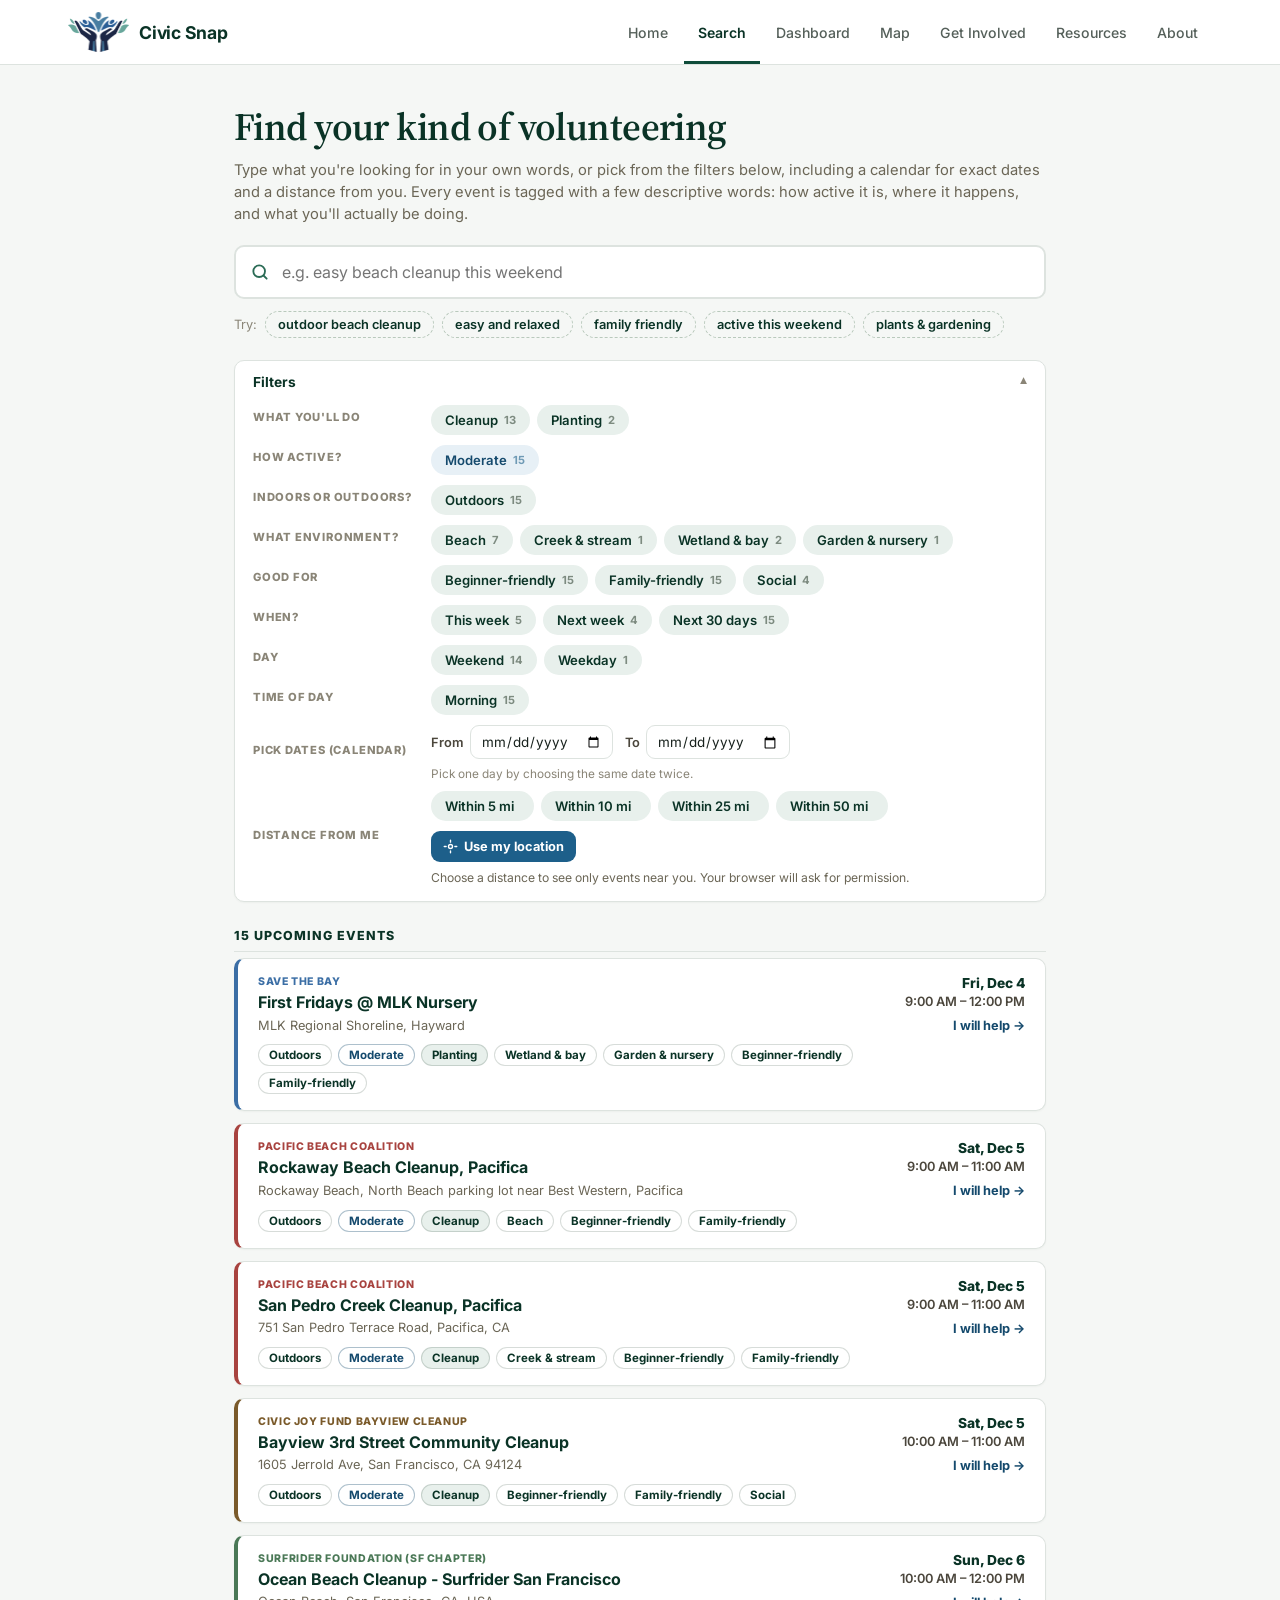
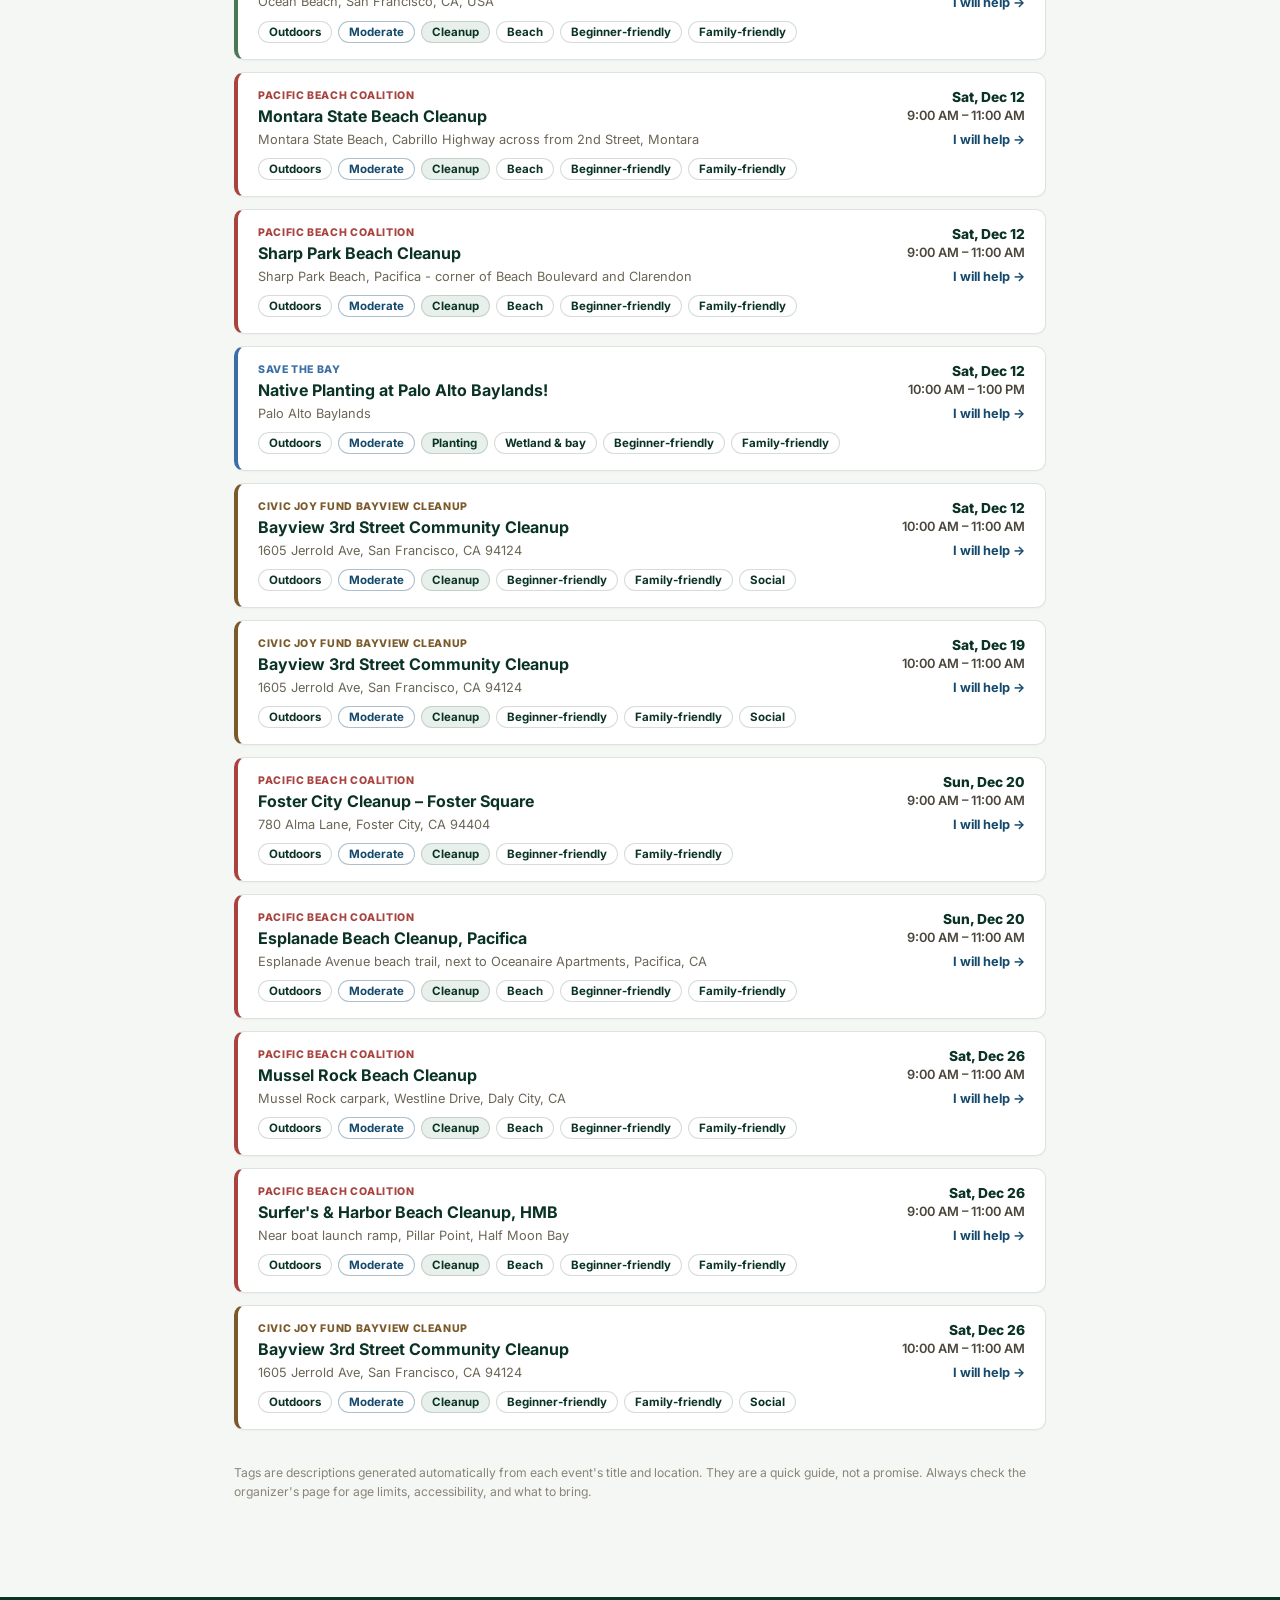
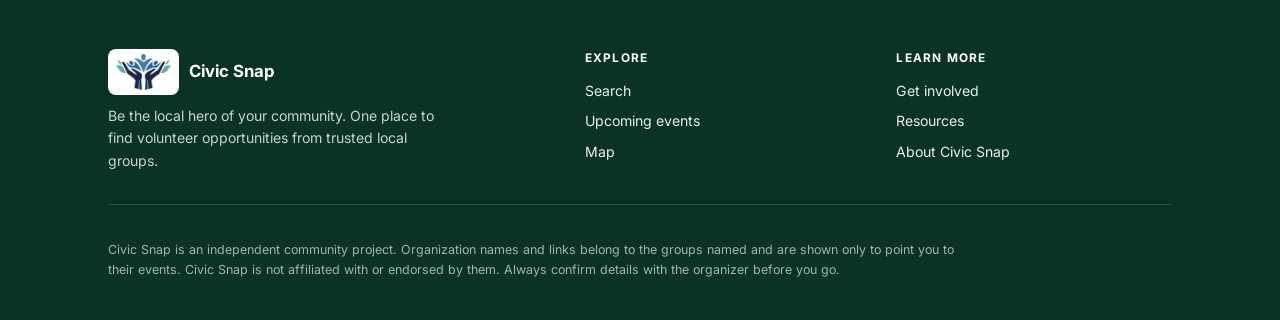
<file: search.html>
<!DOCTYPE html>
<html lang="en">
<head>
<meta charset="UTF-8">
<title>Search Volunteer Opportunities | Civic Snap</title>
<meta name="description" content="Describe what you want to do, such as an easy outdoor cleanup this weekend, and Civic Snap shows matching local volunteer events.">
<link rel="canonical" href="https://chenfamilysanfranciscoai-ctrl.github.io/Civic-Snap/search.html">
<meta property="og:type" content="website">
<meta property="og:site_name" content="Civic Snap">
<meta property="og:title" content="Search Volunteer Opportunities | Civic Snap">
<meta property="og:description" content="Describe what you want to do, such as an easy outdoor cleanup this weekend, and Civic Snap shows matching local volunteer events.">
<meta property="og:url" content="https://chenfamilysanfranciscoai-ctrl.github.io/Civic-Snap/search.html">
<meta property="og:image" content="https://chenfamilysanfranciscoai-ctrl.github.io/Civic-Snap/logo-full.png">
<meta name="twitter:card" content="summary">
<meta name="viewport" content="width=device-width, initial-scale=1.0">
<link rel="preconnect" href="https://fonts.googleapis.com">
<link rel="preconnect" href="https://fonts.gstatic.com" crossorigin>
<link href="https://fonts.googleapis.com/css2?family=Inter:wght@400;500;600;700;800&family=Source+Serif+4:opsz,wght@8..60,600;8..60,700&display=swap" rel="stylesheet">
<link rel="stylesheet" href="site.css">
<link rel="icon" type="image/png" href="favicon.png">
<link rel="apple-touch-icon" href="apple-touch-icon.png">
<script>document.documentElement.classList.add('js')</script>
<style>
*{ box-sizing: border-box; }
html, body{
  margin: 0;
  min-height: 100%;
  font-family: 'Inter', system-ui, sans-serif;
  background: var(--paper);
  color: var(--ink);
}

/* ---- search page ---- */
body{ background: var(--bg-soft); }
.search-wrap{
  max-width: 860px;
  margin: 0 auto;
  padding: 40px 24px 96px;
}
.search-intro h1{
  margin: 0 0 10px;
  font-family: var(--serif);
  font-size: clamp(1.8rem, 3.6vw, 2.4rem);
  font-weight: 600;
  color: var(--brand-dark);
  letter-spacing: -0.015em;
  line-height: 1.15;
}
.search-intro p{
  margin: 0 0 20px;
  font-size: 0.92rem;
  color: #6b6656;
  line-height: 1.5;
}

.search-box{
  position: relative;
  display: flex;
  align-items: center;
}
.search-box svg.mag{
  position: absolute;
  left: 16px;
  width: 20px;
  height: 20px;
  color: var(--moss);
  pointer-events: none;
}
.search-box input{
  width: 100%;
  font: inherit;
  font-size: 1rem;
  padding: 15px 46px 15px 46px;
  border: 2px solid var(--line);
  border-radius: 10px;
  background: white;
  color: var(--ink);
  outline: none;
  transition: border-color 0.15s ease, box-shadow 0.15s ease;
  -webkit-appearance: none;
  appearance: none;
}
.search-box input::-webkit-search-cancel-button{ display: none; }
.search-box input:focus{
  border-color: var(--moss);
  box-shadow: 0 0 0 4px rgba(74,120,86,0.15);
}
.search-box .clear-q{
  position: absolute;
  right: 10px;
  width: 30px;
  height: 30px;
  border: 0;
  border-radius: 50%;
  background: var(--moss-light);
  color: var(--moss-dark);
  font-size: 1.1rem;
  line-height: 1;
  cursor: pointer;
}
.search-box .clear-q[hidden]{ display: none; }
.search-box .clear-q:hover{ background: #dfeadf; }

.try-row{
  display: flex;
  flex-wrap: wrap;
  align-items: center;
  gap: 8px;
  margin: 12px 0 0;
  font-size: 0.8rem;
  color: #8a8577;
}
.try-btn{
  font: inherit;
  font-size: 0.8rem;
  font-weight: 600;
  color: var(--moss-dark);
  background: transparent;
  border: 1px dashed #b9c9bc;
  border-radius: 999px;
  padding: 5px 12px;
  cursor: pointer;
}
.try-btn:hover{ background: var(--moss-light); border-style: solid; }

/* ---- filter chips ---- */
details.filters{
  box-shadow: 0 1px 2px rgba(20,40,30,0.04);
  margin-top: 22px;
  background: white;
  border: 1px solid var(--line);
  border-radius: 10px;
}
details.filters > summary{
  list-style: none;
  cursor: pointer;
  padding: 13px 18px;
  font-size: 0.86rem;
  font-weight: 700;
  color: var(--moss-dark);
  display: flex;
  align-items: center;
  justify-content: space-between;
  gap: 10px;
}
details.filters > summary::-webkit-details-marker{ display: none; }
details.filters > summary::after{
  content: '▾';
  color: #8a8577;
  transition: transform 0.15s ease;
}
details.filters[open] > summary::after{ transform: rotate(180deg); }
.filter-badge{
  display: inline-block;
  margin-left: 8px;
  background: var(--clay);
  color: white;
  font-size: 0.7rem;
  font-weight: 800;
  padding: 2px 8px;
  border-radius: 999px;
}
.filter-badge[hidden]{ display: none; }
.filter-body{
  padding: 4px 18px 16px;
  display: grid;
  gap: 14px;
}
.fgroup[hidden]{ display: none; }
@media (min-width: 720px){
  .filter-body{ gap: 10px; padding-top: 2px; }
  .fgroup{ display: grid; grid-template-columns: 168px 1fr; align-items: center; gap: 10px; }
  .fgroup-label{ margin: 0; }
}
.fgroup-label{
  font-size: 0.7rem;
  font-weight: 800;
  text-transform: uppercase;
  letter-spacing: 0.07em;
  color: #8a8577;
  margin: 0 0 7px;
}
.chips{
  display: flex;
  flex-wrap: wrap;
  gap: 7px;
}
.chip{
  font: inherit;
  font-size: 0.82rem;
  font-weight: 600;
  color: var(--moss-dark);
  background: var(--moss-light);
  border: 1.5px solid transparent;
  border-radius: 999px;
  padding: 6px 13px;
  cursor: pointer;
  display: inline-flex;
  align-items: center;
  gap: 6px;
  transition: background 0.12s ease, border-color 0.12s ease, color 0.12s ease;
}
.chip[hidden]{ display: none; }
.chip:hover:not(:disabled){ border-color: var(--moss); }
.chip .n{
  font-size: 0.7rem;
  font-weight: 700;
  color: #7d8b80;
}
.chip[aria-pressed="true"]{
  background: var(--moss);
  color: white;
  border-color: var(--moss);
}
.chip[aria-pressed="true"] .n{ color: rgba(255,255,255,0.8); }
.chip:disabled{
  opacity: 0.4;
  cursor: not-allowed;
}
.chip.level{ background: var(--accent-light); color: var(--accent-dark); }
.chip.level[aria-pressed="true"]{ background: var(--clay); border-color: var(--clay); color: white; }
.chip.level .n{ color: #6f9ab5; }
.chip.level[aria-pressed="true"] .n{ color: rgba(255,255,255,0.85); }
.chip:focus-visible, .try-btn:focus-visible, .pill:focus-visible,
.clear-q:focus-visible, .link-btn:focus-visible, summary:focus-visible{
  outline: 3px solid rgba(29,95,138,0.55);
  outline-offset: 2px;
}

/* ---- results ---- */
.results-head{
  display: flex;
  align-items: baseline;
  justify-content: space-between;
  flex-wrap: wrap;
  gap: 8px 16px;
  margin: 26px 0 6px;
  padding-bottom: 8px;
  border-bottom: 1px solid var(--line);
}
.results-count{
  font-size: 0.78rem;
  font-weight: 800;
  text-transform: uppercase;
  letter-spacing: 0.08em;
  color: var(--moss-dark);
}
.link-btn{
  font: inherit;
  font-size: 0.82rem;
  font-weight: 700;
  color: var(--clay-dark);
  background: none;
  border: 0;
  padding: 2px 0;
  cursor: pointer;
  text-decoration: underline;
}
.link-btn[hidden]{ display: none; }
.understood{
  margin: 8px 0 14px;
  font-size: 0.82rem;
  color: #6b6656;
  display: flex;
  flex-wrap: wrap;
  gap: 6px;
  align-items: center;
}
.understood[hidden]{ display: none; }
.u-chip{
  background: white;
  border: 1px solid var(--line);
  color: var(--moss-dark);
  font-weight: 600;
  font-size: 0.78rem;
  border-radius: 999px;
  padding: 3px 10px;
}
.u-chip.text{ border-style: dashed; font-style: italic; }

.card{
  display: flex;
  align-items: flex-start;
  justify-content: space-between;
  gap: 16px;
  padding: 16px 20px;
  border-radius: 10px;
  border: 1px solid var(--line);
  border-left: 4px solid var(--moss);
  background: #fff;
  box-shadow: 0 1px 2px rgba(20,40,30,0.04);
  margin-bottom: 12px;
}
.card-main{ min-width: 0; display: flex; flex-direction: column; gap: 4px; }
.card-org{
  font-size: 0.66rem;
  font-weight: 800;
  text-transform: uppercase;
  letter-spacing: 0.06em;
}
.card-name{
  margin: 0;
  font-size: 1rem;
  font-weight: 700;
  color: var(--moss-dark);
  line-height: 1.3;
}
.card-name a{ color: inherit; text-decoration: none; }
.card-name a:hover{ text-decoration: underline; }
.card-loc{
  font-size: 0.8rem;
  color: #6b6656;
  line-height: 1.35;
}
.pills{
  display: flex;
  flex-wrap: wrap;
  gap: 6px;
  margin-top: 6px;
}
.pill{
  font: inherit;
  font-size: 0.72rem;
  font-weight: 700;
  border-radius: 999px;
  padding: 3px 10px;
  border: 1px solid rgba(36,64,44,0.18);
  background: rgba(255,255,255,0.75);
  color: var(--moss-dark);
  cursor: pointer;
}
.pill:hover{ background: white; border-color: var(--moss); }
.pill.on{ background: var(--moss); border-color: var(--moss); color: white; }
.pill.g-level{ color: var(--clay-dark); border-color: rgba(21,74,109,0.35); }
.pill.g-level.on{ background: var(--clay); border-color: var(--clay); color: white; }
.pill.g-kind{ background: var(--moss-light); }
.pill.g-kind.on{ background: var(--moss); }
.card-side{
  display: flex;
  flex-direction: column;
  align-items: flex-end;
  gap: 3px;
  flex-shrink: 0;
  text-align: right;
}
.card-date{ font-size: 0.86rem; font-weight: 800; color: var(--moss-dark); white-space: nowrap; }
.card-time{ font-size: 0.8rem; font-weight: 600; color: #4b463c; white-space: nowrap; }
.card-cta{
  margin-top: 6px;
  font-size: 0.8rem;
  font-weight: 700;
  color: var(--clay-dark);
  text-decoration: none;
  white-space: nowrap;
}
.card-cta:hover{ text-decoration: underline; }
.card-cta.disabled{ color: #8a8577; }

.empty-note{
  font-size: 0.92rem;
  color: #6b6656;
  line-height: 1.55;
  padding: 26px 0 10px;
}
.empty-note strong{ color: var(--moss-dark); }
.fine-print{
  margin: 34px 0 0;
  font-size: 0.76rem;
  color: #8a8577;
  line-height: 1.5;
}

@media (max-width: 640px){
  header{ padding: 14px 16px; }
  .search-wrap{ padding: 28px 16px 72px; }
  .card{ flex-direction: column; gap: 10px; }
  .card-side{ flex-direction: row; flex-wrap: wrap; align-items: baseline; text-align: left; gap: 4px 12px; }
  .card-cta{ margin-top: 0; margin-left: auto; }
}

/* ---- calendar dates + distance (extra filter blocks) ---- */
.date-inputs{ display: flex; flex-wrap: wrap; align-items: center; gap: 8px 12px; }
.date-inputs label{ display: inline-flex; align-items: center; gap: 6px; font-size: 0.8rem; font-weight: 600; color: #4b463c; }
.date-inputs input[type="date"]{
  font-family: inherit;
  font-size: 0.84rem;
  color: var(--ink);
  background: #fff;
  border: 1px solid var(--line);
  border-radius: 9px;
  padding: 7px 10px;
}
.date-inputs input[type="date"]:focus-visible{ outline: 2px solid var(--clay); outline-offset: 2px; }
.date-hint{ font-size: 0.74rem; color: #8a8577; }
.loc-row{ display: flex; flex-wrap: wrap; align-items: center; gap: 8px; }
.loc-btn{
  display: inline-flex; align-items: center; gap: 6px;
  font-family: inherit; font-size: 0.8rem; font-weight: 700;
  color: #fff; background: var(--clay);
  border: none; border-radius: 9px; padding: 8px 12px; cursor: pointer;
}
.loc-btn:hover{ background: var(--clay-dark); }
.loc-btn:disabled{ background: #cfc9ba; color: #6b6656; cursor: wait; }
.loc-btn:focus-visible{ outline: 2px solid var(--moss-dark); outline-offset: 2px; }
.loc-btn svg{ width: 15px; height: 15px; }
.loc-btn.secondary{ background: #fff; color: var(--moss-dark); border: 1px solid var(--line); }
.loc-btn.secondary:hover{ background: var(--moss-light); }
.loc-note{ font-size: 0.76rem; color: #6b6656; }
.loc-note.is-error{ color: #a8431f; }
.sort-row{ display: inline-flex; gap: 4px; margin-left: auto; margin-right: 10px; }
.sort-row[hidden]{ display: none; }
.sort-btn{
  font-family: inherit; font-size: 0.76rem; font-weight: 700; color: #6b6656;
  background: #fff; border: 1px solid var(--line); border-radius: 8px; padding: 5px 10px; cursor: pointer;
}
.sort-btn[aria-pressed="true"]{ background: var(--moss); border-color: var(--moss); color: #fff; }
.sort-btn:focus-visible{ outline: 2px solid var(--clay); outline-offset: 2px; }
.card-dist{ font-size: 0.74rem; font-weight: 800; color: var(--clay-dark); }
</style>
</head>
<body>

<a class="skip-link" href="#main">Skip to content</a>
<header class="site-header">
<div class="header-inner">
<a class="brand" href="index.html" aria-label="Civic Snap home"><img src="logo-mark.png" alt="" width="62" height="40"><span class="brand-name">Civic Snap</span></a>
<button class="nav-toggle" type="button" aria-expanded="false" aria-controls="site-nav"><svg viewBox="0 0 24 24" fill="none" stroke="currentColor" stroke-width="2" stroke-linecap="round" aria-hidden="true"><path d="M4 7h16M4 12h16M4 17h16"/></svg><span class="nav-toggle-label">Menu</span></button>
<nav class="tabs" id="site-nav" aria-label="Main">
<a href="index.html" class="tab-link">Home</a>
<a href="search.html" class="tab-link active" aria-current="page">Search</a>
<a href="dashboard.html" class="tab-link">Dashboard</a>
<a href="map.html" class="tab-link">Map</a>
<a href="get-involved.html" class="tab-link">Get Involved</a>
<a href="resources.html" class="tab-link">Resources</a>
<a href="about.html" class="tab-link">About</a>
</nav>
</div>
</header>

<main class="search-wrap" id="main">
<div class="search-intro">
<h1>Find your kind of volunteering</h1>
<p>Type what you're looking for in your own words, or pick from the filters below, including a calendar for exact dates and a distance from you. Every event is tagged with a few descriptive words: how active it is, where it happens, and what you'll actually be doing.</p>
</div>

<form class="search-box" id="searchForm" role="search" autocomplete="off">
<svg class="mag" viewBox="0 0 24 24" fill="none" stroke="currentColor" stroke-width="2.2" stroke-linecap="round" aria-hidden="true"><circle cx="11" cy="11" r="7"/><path d="M20 20l-3.5-3.5"/></svg>
<input type="search" id="q" name="q" placeholder="e.g. easy beach cleanup this weekend" aria-label="Search volunteer events" maxlength="120" spellcheck="false">
<button type="button" class="clear-q" id="clearQ" aria-label="Clear search text" hidden>&times;</button>
</form>
<div class="try-row" id="tryRow"><span>Try:</span></div>

<details class="filters" id="filters" open>
<summary><span>Filters<span class="filter-badge" id="filterBadge" hidden></span></span></summary>
<div class="filter-body" id="filterBody"></div>
</details>

<div class="results-head">
<span class="results-count" id="resultsCount" aria-live="polite">Loading&hellip;</span>
<span class="sort-row" id="sortRow" role="group" aria-label="Sort results" hidden>
<button type="button" class="sort-btn" id="sortSoon" aria-pressed="true">Soonest</button>
<button type="button" class="sort-btn" id="sortNear" aria-pressed="false">Closest</button>
</span>
<button type="button" class="link-btn" id="clearAll" hidden>Clear all</button>
</div>
<div class="understood" id="understood" hidden></div>
<div id="results"></div>

<p class="fine-print">Tags are descriptions generated automatically from each event's title and location. They are a quick guide, not a promise. Always check the organizer's page for age limits, accessibility, and what to bring.</p>
</main>

<script>
// Defensive clean-up of events.json before anything is shown. Drops events that
// have no real location (placeholder text like "<UNKNOWN>", or coordinates that
// are not in the Bay Area, which is what a failed address lookup can produce)
// and blanks start/end values that are not clock times.
function cleanEventData(data){
  var timeRe = /^\d{1,2}(:\d{2})?\s*[AP]M$/i;
  var noLoc = /^\s*(tbd|tba|n\/a|none)?\s*$|<\s*unknown\s*>|to be (determined|announced)/i;
  return (Array.isArray(data) ? data : []).map(function(g){
    var list = ((g && g.events) || []).filter(function(e){
      if (!e) return false;
      if (noLoc.test(String(e.location == null ? '' : e.location))) return false;
      var lat = +e.lat, lng = +e.lng;
      return isFinite(lat) && isFinite(lng) && lat > 36.8 && lat < 38.7 && lng > -123.4 && lng < -121.0;
    }).map(function(e){
      var s = String(e.start == null ? '' : e.start).trim(), t = String(e.end == null ? '' : e.end).trim();
      return Object.assign({}, e, { start: timeRe.test(s) ? s : '', end: timeRe.test(t) ? t : '' });
    });
    return Object.assign({}, g, { events: list });
  });
}
</script>
<script>
/* ==========================================================================
   Search page.

   How it works, in plain terms:
   1. Load events.json (the same file the map and dashboard use).
   2. Give every event a set of descriptive TAGS (outdoors, very active,
      beach, cleanup, ...). If events.json already has a "tags" list for an
      event (written by the nightly update script), those are used; for any
      aspect it doesn't cover -- or when there is no "tags" list at all -- the
      page works the tags out itself from the event's title and location, so
      search works either way.
   3. The filter chips and the text box both narrow the same list. Different
      groups combine with AND ("outdoors" AND "beach"); chips inside one
      group combine with OR ("cleanup" OR "planting").
   4. The text box understands everyday words ("kid friendly", "easy",
      "weekend", "trash") by translating them into the same tags/filters, and
      falls back to plain text matching on the title/location/organization.
   ========================================================================== */

// ---- the tag vocabulary (kept identical to update_events.py's list) ----
const TAG_GROUPS = [
  { id: 'kind', label: 'What you\'ll do', options: [
    ['cleanup', 'Cleanup'], ['planting', 'Planting'], ['restoration', 'Habitat restoration'],
    ['invasive-removal', 'Invasive plant removal'], ['gardening', 'Gardening'],
    ['nature-walk', 'Nature walk'], ['community-event', 'Community event'],
    ['monitoring', 'Monitoring & science'] ] },
  { id: 'level', label: 'How active?', options: [
    ['relaxed', 'Relaxed'], ['moderate', 'Moderate'], ['active', 'Very active'] ] },
  { id: 'setting', label: 'Indoors or outdoors?', options: [
    ['outdoors', 'Outdoors'], ['indoors', 'Indoors'] ] },
  { id: 'place', label: 'What environment?', options: [
    ['beach', 'Beach'], ['dunes', 'Dunes'], ['creek', 'Creek & stream'],
    ['wetland', 'Wetland & bay'], ['woodland', 'Woods & hills'], ['garden', 'Garden & nursery'] ] },
  { id: 'goodfor', label: 'Good for', options: [
    ['beginner-friendly', 'Beginner-friendly'], ['family-friendly', 'Family-friendly'],
    ['educational', 'Educational'], ['social', 'Social'] ] },
];
const TAG_LABEL = {};   // slug -> display label
const TAG_GROUP = {};   // slug -> group id
TAG_GROUPS.forEach(g => g.options.forEach(([id, label]) => { TAG_LABEL[id] = label; TAG_GROUP[id] = g.id; }));

// ---- text helpers ----
function norm(s){
  return String(s == null ? '' : s)
    .normalize('NFD').replace(/[̀-ͯ]/g, '')   // dia -> dia, celebracion -> celebracion
    .toLowerCase()
    .replace(/[^a-z0-9]+/g, ' ')
    .trim();
}
function cleanField(v){
  if (v == null) return '';
  const s = String(v).trim();
  return /unknown/i.test(s) ? '' : s;
}

// ---- tag inference from title + location (the fallback / gap-filler) ----
function inferTags(ev, orgName){
  // What you'll be DOING comes from the title only (a location like "coastal trail near
  // the jetty" shouldn't turn a cleanup into a hike); WHERE it is uses title + location.
  // "Native Plant Sale" is a sale, not a planting day.
  const rawName = norm(ev.name);
  const nameHay = ' ' + rawName.replace(/plant sale/g, ' ') + ' ';
  const fullHay = ' ' + norm([ev.name, cleanField(ev.location)].join(' ')).replace(/plant sale/g, ' ') + ' ';
  const orgHay = ' ' + norm(orgName) + ' ';
  const hasName = re => re.test(nameHay);
  const has = re => re.test(fullHay);
  const tags = new Set();

  // what kind of volunteering
  if (hasName(/ cleanup | cleanups | clean up | cleaning | litter | trash /)) tags.add('cleanup');
  if (hasName(/ plant | planting | plants | revegetation | seedlings? | nursery | sowing /)) tags.add('planting');
  if (hasName(/ restoration | restore | restoring | habitat | revegetation /)) tags.add('restoration');
  if (hasName(/ invasive | weed | weeds | weeding | ivy | thistle /)) tags.add('invasive-removal');
  if (hasName(/ garden | gardening | pollinators? | nursery /)) tags.add('gardening');
  if (hasName(/ hike | hiking | walk | stroll | trail /)) tags.add('nature-walk');
  if (hasName(/ celebracion | celebration | festival | party | fair | film | talk | workshop /) ||
      / plant sale | sale /.test(' ' + rawName + ' ')) tags.add('community-event');
  if (hasName(/ monitoring | water quality | sampling | survey | bird count /)) tags.add('monitoring');
  // Grassroots-style generic workdays are habitat restoration in practice
  if (!tags.size && hasName(/ volunteer outdoors | workday | work day | stewardship | volunteer day /)) tags.add('restoration');
  // Pacific Beach Coalition only lists cleanup sites, even when the title is just a place name
  if (!tags.size && /pacific beach coalition/.test(orgHay)) tags.add('cleanup');

  // setting
  tags.add(has(/ indoor | indoors | virtual | online | webinar | zoom | lecture | classroom /) ? 'indoors' : 'outdoors');

  // environment
  if (has(/ beach | beaches | ocean | seashore | coast | coastal /)) tags.add('beach');
  if (has(/ dune | dunes /)) tags.add('dunes');
  if (has(/ creek | stream | river | slough | watershed /)) tags.add('creek');
  if (has(/ marsh | wetland | wetlands | baylands | slough | bay trail | ravenswood | cooley landing | regional shoreline /)) tags.add('wetland');
  if (has(/ woods | forest | grove | hills | ridge | foothills | canyon | arastradero | hidden villa /)) tags.add('woodland');
  if (has(/ garden | gardens | nursery | orchard | farm /)) tags.add('garden');

  // how active (one level)
  if (tags.has('indoors')) tags.add('relaxed');
  else if (tags.has('restoration') || tags.has('invasive-removal')) tags.add('active');
  else if (['cleanup', 'planting', 'gardening', 'nature-walk'].some(t => tags.has(t))) tags.add('moderate');
  else if (tags.has('community-event') || tags.has('monitoring')) tags.add('relaxed');

  // good for
  if (tags.size && !tags.has('active') && [...tags].some(t => TAG_GROUP[t] === 'kind')) tags.add('beginner-friendly');
  if (!hasName(/ night /) && ['cleanup', 'gardening', 'community-event'].some(t => tags.has(t))) tags.add('family-friendly');
  if (['nature-walk', 'monitoring', 'community-event'].some(t => tags.has(t))) tags.add('educational');
  if (tags.has('community-event')) tags.add('social');

  return tags;
}

// events.json "tags" (if present) win for the groups they cover; the
// inference fills in any group they leave empty.
function resolveTags(ev, orgName){
  const given = new Set((Array.isArray(ev.tags) ? ev.tags : [])
    .map(t => String(t).toLowerCase().trim()).filter(t => Object.prototype.hasOwnProperty.call(TAG_GROUP, t)));
  const inferred = inferTags(ev, orgName);
  const coveredGroups = new Set([...given].map(t => TAG_GROUP[t]));
  inferred.forEach(t => { if (!coveredGroups.has(TAG_GROUP[t])) given.add(t); });
  return given;
}

// ---- dates ----
function toISODate(d){
  return d.getFullYear() + '-' + String(d.getMonth() + 1).padStart(2, '0') + '-' + String(d.getDate()).padStart(2, '0');
}
function filterRange(key, now){
  const today = new Date(now.getFullYear(), now.getMonth(), now.getDate());
  const plusDays = n => new Date(today.getFullYear(), today.getMonth(), today.getDate() + n);
  const daysSinceMonday = (today.getDay() + 6) % 7;
  const endOfThisWeek = 6 - daysSinceMonday;
  if (key === 'week') return { start: toISODate(today), end: toISODate(plusDays(endOfThisWeek)) };
  if (key === 'nextweek') return { start: toISODate(plusDays(endOfThisWeek + 1)), end: toISODate(plusDays(endOfThisWeek + 7)) };
  if (key === 'month') return { start: toISODate(today), end: toISODate(plusDays(30)) };
  if (key === 'today') return { start: toISODate(today), end: toISODate(today) };
  if (key === 'tomorrow') return { start: toISODate(plusDays(1)), end: toISODate(plusDays(1)) };
  return null;
}
function inRange(date, r){ return !!r && date >= r.start && date <= r.end; }
function dowOf(iso){
  const m = /^(\d{4})-(\d{2})-(\d{2})$/.exec(iso || '');
  return m ? new Date(+m[1], +m[2] - 1, +m[3]).getDay() : -1;
}
// minutes since midnight; null when unknown ("<UNKNOWN>") or a placeholder midnight
function minutesOf(t){
  const s = cleanField(t);
  const m = /(\d{1,2}):(\d{2})\s*(AM|PM)/i.exec(s);
  if (!m) return null;
  let h = +m[1]; const min = +m[2]; const ap = m[3].toUpperCase();
  if (ap === 'PM' && h !== 12) h += 12;
  if (ap === 'AM' && h === 12) h = 0;
  const total = h * 60 + min;
  return total === 0 ? null : total;   // "12:00 AM" is a scraper placeholder, not a real start time
}
const NOW = new Date();
let TODAY_ISO = toISODate(NOW);

// ---- derived (non-tag) filter groups ----
const DERIVED_GROUPS = [
  { id: 'when', label: 'When?', single: true, options: [
    ['week', 'This week', ev => inRange(ev.date, filterRange('week', NOW))],
    ['nextweek', 'Next week', ev => inRange(ev.date, filterRange('nextweek', NOW))],
    ['month', 'Next 30 days', ev => inRange(ev.date, filterRange('month', NOW))] ] },
  { id: 'day', label: 'Day', options: [
    ['weekend', 'Weekend', ev => ev._dow === 0 || ev._dow === 6],
    ['weekday', 'Weekday', ev => ev._dow >= 1 && ev._dow <= 5] ] },
  { id: 'time', label: 'Time of day', options: [
    ['morning', 'Morning', ev => ev._mins != null && ev._mins < 720],
    ['afternoon', 'Afternoon', ev => ev._mins != null && ev._mins >= 720 && ev._mins < 1020],
    ['evening', 'Evening', ev => ev._mins != null && ev._mins >= 1020] ] },
];

// One uniform list of filter groups: tag groups test an event's tag set,
// derived groups test the event's date/time.
const FILTER_GROUPS = [
  ...TAG_GROUPS.map(g => ({
    id: g.id, label: g.label, single: false, isTag: true, cls: g.id === 'level' ? 'level' : '',
    options: g.options.map(([id, label]) => ({ id, label, test: ev => ev._tags.has(id) })),
  })),
  ...DERIVED_GROUPS.map(g => ({
    id: g.id, label: g.label, single: !!g.single, isTag: false, cls: '',
    options: g.options.map(([id, label, test]) => ({ id, label, test })),
  })),
];
const GROUP_BY_ID = {};
FILTER_GROUPS.forEach(g => { GROUP_BY_ID[g.id] = g; });

// ---- the text box: everyday words -> tags / dates ----
const STOPWORDS = new Set(('a an the in at on for to of and or with near me my i we us you want wanna looking look find show can ' +
  'could do does like any some something anything that this is are be as it its volunteer volunteering volunteers events event ' +
  'opportunity opportunities help helping friendly please ideas idea activity activities place places stuff things thing').split(' '));

// Each entry: label (shown to the user), words (all lower-case, space-separated
// phrases allowed), tags (event tags that satisfy it) and/or test (a date/time rule).
const CONCEPTS = [
  { label: 'Outdoors', tags: ['outdoors'], words: ['outdoor', 'outdoors', 'outside', 'open air'] },
  { label: 'Indoors', tags: ['indoors'], words: ['indoor', 'indoors', 'inside'] },
  { label: 'Active', tags: ['moderate', 'active'], words: ['active', 'physical', 'exercise', 'workout', 'sweaty', 'energetic', 'sporty', 'get moving'] },
  { label: 'Very active', tags: ['active'], words: ['strenuous', 'intense', 'challenging', 'vigorous', 'demanding', 'hard work', 'heavy duty', 'very active'] },
  { label: 'Relaxed', tags: ['relaxed'], words: ['easy', 'easygoing', 'relaxed', 'relaxing', 'chill', 'gentle', 'low key', 'calm', 'leisurely', 'casual', 'laid back', 'peaceful', 'light'] },
  { label: 'Moderate', tags: ['moderate'], words: ['moderate', 'medium'] },
  { label: 'Cleanup', tags: ['cleanup'], words: ['clean', 'cleanup', 'cleanups', 'clean up', 'cleaning', 'trash', 'litter', 'garbage', 'debris', 'pick up', 'pickup', 'pick ups'] },
  { label: 'Planting', tags: ['planting'], words: ['plant', 'plants', 'planting', 'native plants', 'native plant', 'revegetation', 'seedling', 'seedlings'] },
  { label: 'Habitat restoration', tags: ['restoration'], words: ['restore', 'restoring', 'restoration', 'habitat', 'habitats', 'rewild', 'rewilding'] },
  { label: 'Invasive plant removal', tags: ['invasive-removal'], words: ['invasive', 'invasives', 'weed', 'weeds', 'weeding', 'ivy', 'thistle', 'pull weeds'] },
  { label: 'Gardening', tags: ['gardening', 'garden'], words: ['garden', 'gardens', 'gardening', 'pollinator', 'pollinators', 'bees', 'butterflies', 'nursery'] },
  { label: 'Nature walk', tags: ['nature-walk'], words: ['hike', 'hikes', 'hiking', 'walk', 'walks', 'walking', 'trail', 'trails', 'stroll'] },
  { label: 'Community event', tags: ['community-event'], words: ['festival', 'celebration', 'party', 'community', 'sale', 'fair'] },
  { label: 'Monitoring & science', tags: ['monitoring'], words: ['monitor', 'monitoring', 'survey', 'science', 'citizen science', 'sampling', 'water quality', 'data'] },
  { label: 'Beach', tags: ['beach'], words: ['beach', 'beaches', 'ocean', 'sand', 'sandy', 'surf', 'coast', 'coastal', 'seaside'] },
  { label: 'Shoreline', tags: ['beach', 'wetland'], words: ['shore', 'shoreline', 'waterfront'] },
  { label: 'Dunes', tags: ['dunes'], words: ['dune', 'dunes'] },
  { label: 'Creek & stream', tags: ['creek'], words: ['creek', 'creeks', 'stream', 'river', 'slough', 'watershed'] },
  { label: 'Wetland & bay', tags: ['wetland'], words: ['marsh', 'wetland', 'wetlands', 'baylands', 'bay'] },
  { label: 'Woods & hills', tags: ['woodland'], words: ['forest', 'woods', 'woodland', 'preserve', 'hills', 'hill', 'trees', 'tree'] },
  { label: 'Beginner-friendly', tags: ['beginner-friendly'], words: ['beginner', 'beginners', 'newbie', 'novice', 'first time', 'first timer', 'no experience', 'inexperienced', 'new to volunteering', 'beginner friendly'] },
  { label: 'Family-friendly', tags: ['family-friendly'], words: ['family', 'families', 'kid', 'kids', 'child', 'children', 'toddler', 'toddlers', 'all ages', 'kid friendly', 'family friendly'] },
  { label: 'Educational', tags: ['educational'], words: ['learn', 'learning', 'educational', 'education', 'teach', 'teaching', 'discover'] },
  { label: 'Social', tags: ['social'], words: ['social', 'friends', 'friend', 'meet people', 'group', 'groups', 'team', 'teamwork'] },
  // dates & times
  { label: 'Today', words: ['today', 'tonight'], test: (ev) => ev.date === TODAY_ISO },
  { label: 'Tomorrow', words: ['tomorrow'], test: (ev) => inRange(ev.date, filterRange('tomorrow', NOW)) },
  { label: 'This week', words: ['this week', 'week'], test: (ev) => inRange(ev.date, filterRange('week', NOW)) },
  { label: 'Next week', words: ['next week'], test: (ev) => inRange(ev.date, filterRange('nextweek', NOW)) },
  { label: 'Next 30 days', words: ['this month', 'next month', 'next 30 days', 'soon'], test: (ev) => inRange(ev.date, filterRange('month', NOW)) },
  { label: 'This weekend', words: ['this weekend'], test: (ev) => (ev._dow === 0 || ev._dow === 6) && inRange(ev.date, filterRange('week', NOW)) },
  { label: 'Weekend', words: ['weekend', 'weekends'], test: (ev) => ev._dow === 0 || ev._dow === 6 },
  { label: 'Weekday', words: ['weekday', 'weekdays'], test: (ev) => ev._dow >= 1 && ev._dow <= 5 },
  { label: 'Morning', words: ['morning', 'mornings', 'early'], test: (ev) => ev._mins != null && ev._mins < 720 },
  { label: 'Afternoon', words: ['afternoon', 'afternoons'], test: (ev) => ev._mins != null && ev._mins >= 720 && ev._mins < 1020 },
  { label: 'Evening', words: ['evening', 'evenings', 'night', 'after work'], test: (ev) => ev._mins != null && ev._mins >= 1020 },
];
['sunday', 'monday', 'tuesday', 'wednesday', 'thursday', 'friday', 'saturday'].forEach((name, i) => {
  CONCEPTS.push({ label: name[0].toUpperCase() + name.slice(1), words: [name, name + 's'], test: (ev) => ev._dow === i });
});

// word/phrase -> concept lookup, longest phrases first
const WORD_TO_CONCEPT = new Map();
CONCEPTS.forEach(c => c.words.forEach(w => { if (!WORD_TO_CONCEPT.has(w)) WORD_TO_CONCEPT.set(w, c); }));
const PHRASES = [...WORD_TO_CONCEPT.keys()].filter(w => w.includes(' ')).sort((a, b) => b.length - a.length);

// does this event's text contain the word? (light stemming: "cleaning" ~ "cleanup")
function stemOf(w){
  let s = w;
  if (s.length >= 8 && s.endsWith('ing')) s = s.slice(0, -3);   // cleaning -> clean (but evening stays evening)
  else if (s.length > 4 && s.endsWith('es')) s = s.slice(0, -2);
  else if (s.length > 3 && s.endsWith('s') && !s.endsWith('ss')) s = s.slice(0, -1);
  return s;
}
// Concept words ("beach") only look at the title/location/tags, so an organization
// called "Pacific Beach Coalition" doesn't make all of its events beaches; plain
// typed words ("surfrider") also look at the organization's name.
function hasText(ev, word, includeOrg){
  const w = stemOf(norm(word));
  if (!w) return false;
  return (' ' + ev._hay).includes(' ' + w) ||
         (!!includeOrg && (' ' + ev._org).includes(' ' + w));   // word-prefix match
}

// Turn the typed text into a list of clauses; an event must satisfy every clause.
function parseQuery(text){
  let rest = ' ' + norm(text) + ' ';
  const clauses = [];
  const seen = new Set();
  const add = (concept, rawWord) => {
    const key = concept ? 'c:' + concept.label : 't:' + rawWord;
    if (seen.has(key)) return;
    seen.add(key);
    if (concept) {
      clauses.push({
        label: concept.label, text: false,
        test: ev => (concept.tags ? concept.tags.some(t => ev._tags.has(t)) : false) ||
                    (concept.test ? concept.test(ev) : false) || hasText(ev, rawWord),
      });
    } else {
      clauses.push({ label: rawWord, text: true, test: ev => hasText(ev, rawWord, true) });
    }
  };
  PHRASES.forEach(p => {
    const needle = ' ' + p + ' ';
    while (rest.includes(needle)) {
      add(WORD_TO_CONCEPT.get(p), p);
      rest = rest.replace(needle, ' ');
    }
  });
  // Whatever is left: first look for runs of 2-4 words that appear exactly like that in some
  // event's title/location ("ocean beach", "half moon bay") and treat each run as one place
  // name, so "ocean beach" finds Ocean Beach rather than every beach. Then the remaining
  // single words become concepts (beach -> Beach tag) or plain text.
  const toks = rest.split(' ').filter(Boolean);
  const used = new Array(toks.length).fill(false);
  for (let n = Math.min(4, toks.length); n >= 2; n--) {
    for (let i = 0; i + n <= toks.length; i++) {
      if (used.slice(i, i + n).some(Boolean)) continue;
      if (STOPWORDS.has(toks[i]) || STOPWORDS.has(toks[i + n - 1])) continue;
      const phrase = toks.slice(i, i + n).join(' ');
      const needle = ' ' + phrase + ' ';
      if (ALL_EVENTS.some(ev => (' ' + ev._namePlace + ' ').includes(needle))) {
        for (let k = i; k < i + n; k++) used[k] = true;
        const key = 't:' + phrase;
        if (!seen.has(key)) {
          seen.add(key);
          clauses.push({ label: phrase, text: true, test: ev => (' ' + ev._namePlace + ' ').includes(needle) });
        }
      }
    }
  }
  toks.forEach((tok, i) => {
    if (used[i] || STOPWORDS.has(tok)) return;
    const c = WORD_TO_CONCEPT.get(tok);
    add(c || null, tok);
  });
  return clauses;
}

// ---- state ----
let ALL_EVENTS = [];
const sel = {};                       // group id -> Set of selected option ids
FILTER_GROUPS.forEach(g => { sel[g.id] = new Set(); });
let queryText = '';
let clauses = [];
let dateFrom = '', dateTo = '';        // from the calendar pickers (YYYY-MM-DD)
let maxMiles = 0;                      // 0 = any distance
let userPos = null;                    // { lat, lng }, kept only in this page
let sortMode = 'soon';                 // 'soon' | 'near'
const DISTANCE_CHOICES = [5, 10, 25, 50];
const chipRefs = {};                  // "group:option" -> {btn, countEl, optEl}
const groupRefs = {};                 // group id -> element

function matchesGroup(ev, g){
  const chosen = sel[g.id];
  if (!chosen.size) return true;
  return g.options.some(o => chosen.has(o.id) && o.test(ev));
}
function passes(ev, skipGroupId){
  for (const g of FILTER_GROUPS) {
    if (g.id !== skipGroupId && !matchesGroup(ev, g)) return false;
  }
  for (const c of clauses) if (!c.test(ev)) return false;
  if (dateFrom && ev.date < dateFrom) return false;
  if (dateTo && ev.date > dateTo) return false;
  if (maxMiles && !(ev._dist != null && ev._dist <= maxMiles)) return false;
  return true;
}

function milesBetween(a, b){
  const R = 3958.8, rad = Math.PI / 180;
  const dLat = (b.lat - a.lat) * rad, dLng = (b.lng - a.lng) * rad;
  const h = Math.sin(dLat / 2) ** 2 + Math.cos(a.lat * rad) * Math.cos(b.lat * rad) * Math.sin(dLng / 2) ** 2;
  return 2 * R * Math.asin(Math.min(1, Math.sqrt(h)));
}
function computeDistances(){
  ALL_EVENTS.forEach(ev => {
    const la = +ev.lat, ln = +ev.lng;
    ev._dist = (userPos && isFinite(la) && isFinite(ln)) ? milesBetween(userPos, { lat: la, lng: ln }) : null;
  });
}
function distText(mi){ return mi < 0.1 ? 'Less than 0.1 mi away' : (mi < 10 ? mi.toFixed(1) : Math.round(mi)) + ' mi away'; }

// ---- building the events list ----
function safeColor(c){ return /^#[0-9a-fA-F]{6}$/.test(c || '') ? c : '#4a7856'; }
function safeUrl(u){
  if (typeof u !== 'string') return null;
  try {
    const parsed = new URL(u, location.href);
    return (parsed.protocol === 'https:' || parsed.protocol === 'http:') ? parsed.href : null;
  } catch (e) { return null; }
}
function hexToRgba(hex, alpha){
  const r = parseInt(hex.slice(1, 3), 16), g = parseInt(hex.slice(3, 5), 16), b = parseInt(hex.slice(5, 7), 16);
  return `rgba(${r}, ${g}, ${b}, ${alpha})`;
}
function buildEvents(orgData){
  const out = [];
  (Array.isArray(orgData) ? orgData : []).forEach(group => {
    const orgName = String((group && group.org) || '');
    ((group && group.events) || []).forEach(raw => {
      if (!raw || !/^\d{4}-\d{2}-\d{2}$/.test(raw.date || '')) return;
      if (raw.date < TODAY_ISO) return;                         // already happened
      const ev = Object.assign({}, raw, {
        org: orgName, color: safeColor(group.color), orgUrl: group.orgUrl,
      });
      ev._tags = resolveTags(ev, orgName);
      ev._dow = dowOf(ev.date);
      ev._mins = minutesOf(ev.start);
      ev._hay = norm([ev.name, cleanField(ev.location),
                      [...ev._tags].map(t => TAG_LABEL[t]).join(' ')].join(' '));
      ev._org = norm(orgName);
      ev._namePlace = norm([ev.name, cleanField(ev.location)].join(' '));   // exact-phrase matching
      out.push(ev);
    });
  });
  out.sort((a, b) => a.date !== b.date ? (a.date < b.date ? -1 : 1)
    : (a._mins == null ? 1e9 : a._mins) - (b._mins == null ? 1e9 : b._mins));
  return out;
}

// ---- filter panel (built once, then updated in place) ----
function buildFilterPanel(){
  const body = document.getElementById('filterBody');
  body.innerHTML = '';
  FILTER_GROUPS.forEach(g => {
    const wrap = document.createElement('div');
    wrap.className = 'fgroup';
    const label = document.createElement('p');
    label.className = 'fgroup-label';
    label.textContent = g.label;
    const chips = document.createElement('div');
    chips.className = 'chips';
    chips.setAttribute('role', 'group');
    chips.setAttribute('aria-label', g.label);
    g.options.forEach(o => {
      const btn = document.createElement('button');
      btn.type = 'button';
      btn.className = 'chip' + (g.cls ? ' ' + g.cls : '');
      btn.setAttribute('aria-pressed', 'false');
      btn.dataset.group = g.id;
      btn.dataset.option = o.id;
      const t = document.createElement('span');
      t.textContent = o.label;
      const n = document.createElement('span');
      n.className = 'n';
      btn.appendChild(t);
      btn.appendChild(n);
      btn.addEventListener('click', () => toggleOption(g.id, o.id));
      chips.appendChild(btn);
      chipRefs[g.id + ':' + o.id] = { btn, countEl: n };
    });
    wrap.appendChild(label);
    wrap.appendChild(chips);
    body.appendChild(wrap);
    groupRefs[g.id] = wrap;
  });
  buildDateBlock(body);
  buildDistanceBlock(body);
}


// ---- extra filter blocks: calendar dates and distance ----
const distChipRefs = {};
let locNoteEl = null, locBtnEl = null, dateFromEl = null, dateToEl = null;

function makeGroup(label){
  const wrap = document.createElement('div');
  wrap.className = 'fgroup';
  const l = document.createElement('p');
  l.className = 'fgroup-label';
  l.textContent = label;
  wrap.appendChild(l);
  return wrap;
}

function buildDateBlock(body){
  const wrap = makeGroup('Pick dates (calendar)');
  const row = document.createElement('div');
  row.className = 'date-inputs';
  const mk = (id, text) => {
    const lab = document.createElement('label');
    lab.setAttribute('for', id);
    lab.appendChild(document.createTextNode(text));
    const inp = document.createElement('input');
    inp.type = 'date'; inp.id = id; inp.min = TODAY_ISO;
    lab.appendChild(inp);
    row.appendChild(lab);
    return inp;
  };
  dateFromEl = mk('dateFrom', 'From');
  dateToEl = mk('dateTo', 'To');
  const hint = document.createElement('span');
  hint.className = 'date-hint';
  hint.textContent = 'Pick one day by choosing the same date twice.';
  row.appendChild(hint);
  const onChange = () => {
    dateFrom = dateFromEl.value || '';
    dateTo = dateToEl.value || '';
    if (dateFrom && dateTo && dateTo < dateFrom) {            // keep the range sensible
      if (document.activeElement === dateFromEl) { dateTo = dateFrom; dateToEl.value = dateTo; }
      else { dateFrom = dateTo; dateFromEl.value = dateFrom; }
    }
    dateToEl.min = dateFrom || TODAY_ISO;
    update();
  };
  dateFromEl.addEventListener('change', onChange);
  dateToEl.addEventListener('change', onChange);
  wrap.appendChild(row);
  body.appendChild(wrap);
}

function setLocNote(text, isError){
  if (!locNoteEl) return;
  locNoteEl.textContent = text || '';
  locNoteEl.classList.toggle('is-error', !!isError);
}

function requestLocation(then){
  if (!navigator.geolocation) {
    setLocNote('This browser cannot share your location.', true);
    return;
  }
  if (locBtnEl) locBtnEl.disabled = true;
  setLocNote('Finding your location…', false);
  navigator.geolocation.getCurrentPosition(pos => {
    if (locBtnEl) locBtnEl.disabled = false;
    userPos = { lat: pos.coords.latitude, lng: pos.coords.longitude };
    computeDistances();
    setLocNote('Using your current location. It stays in your browser and is never sent anywhere.', false);
    if (then) then();
    update();
  }, err => {
    if (locBtnEl) locBtnEl.disabled = false;
    maxMiles = 0;
    setLocNote(err && err.code === 1
      ? 'Location is blocked for this site. Allow it in your browser’s address bar and try again.'
      : 'Your location is not available right now. Try again in a moment.', true);
    update();
  }, { enableHighAccuracy: false, timeout: 12000, maximumAge: 300000 });
}

function buildDistanceBlock(body){
  const wrap = makeGroup('Distance from me');
  const col = document.createElement('div');
  col.style.cssText = 'display:flex;flex-direction:column;gap:10px';
  const chips = document.createElement('div');
  chips.className = 'chips';
  chips.setAttribute('role', 'group');
  chips.setAttribute('aria-label', 'Distance from me');
  DISTANCE_CHOICES.forEach(mi => {
    const btn = document.createElement('button');
    btn.type = 'button';
    btn.className = 'chip';
    btn.setAttribute('aria-pressed', 'false');
    btn.dataset.miles = mi;
    const t = document.createElement('span'); t.textContent = 'Within ' + mi + ' mi';
    const n = document.createElement('span'); n.className = 'n';
    btn.append(t, n);
    btn.addEventListener('click', () => {
      if (maxMiles === mi) { maxMiles = 0; update(); return; }
      maxMiles = mi;
      if (userPos) update();
      else requestLocation();          // asks the browser for permission, then applies the choice
    });
    chips.appendChild(btn);
    distChipRefs[mi] = { btn, countEl: n };
  });
  const row = document.createElement('div');
  row.className = 'loc-row';
  locBtnEl = document.createElement('button');
  locBtnEl.type = 'button';
  locBtnEl.className = 'loc-btn';
  locBtnEl.innerHTML = '<svg viewBox="0 0 24 24" fill="none" stroke="currentColor" stroke-width="2.2" stroke-linecap="round" stroke-linejoin="round" aria-hidden="true"><circle cx="12" cy="12" r="3.2"/><path d="M12 2v3M12 19v3M2 12h3M19 12h3"/></svg><span>Use my location</span>';
  locBtnEl.addEventListener('click', () => requestLocation());
  locNoteEl = document.createElement('span');
  locNoteEl.className = 'loc-note';
  locNoteEl.setAttribute('role', 'status');
  locNoteEl.textContent = 'Choose a distance to see only events near you. Your browser will ask for permission.';
  row.append(locBtnEl, locNoteEl);
  col.append(chips, row);
  wrap.appendChild(col);
  body.appendChild(wrap);
}

function updateExtraPanel(){
  DISTANCE_CHOICES.forEach(mi => {
    const ref = distChipRefs[mi];
    const on = maxMiles === mi;
    ref.btn.setAttribute('aria-pressed', on ? 'true' : 'false');
    if (userPos) {
      const saved = maxMiles; maxMiles = mi;
      ref.countEl.textContent = ALL_EVENTS.filter(ev => passes(ev, null)).length;
      maxMiles = saved;
    } else ref.countEl.textContent = '';
  });
  document.getElementById('sortRow').hidden = !userPos;
  document.getElementById('sortSoon').setAttribute('aria-pressed', sortMode === 'soon' ? 'true' : 'false');
  document.getElementById('sortNear').setAttribute('aria-pressed', sortMode === 'near' ? 'true' : 'false');
}

function toggleOption(groupId, optId){
  const g = GROUP_BY_ID[groupId];
  const set = sel[groupId];
  if (set.has(optId)) set.delete(optId);
  else {
    if (g.single) set.clear();
    set.add(optId);
  }
  update();
}

function activeFilterCount(){
  return FILTER_GROUPS.reduce((n, g) => n + sel[g.id].size, 0) + ((dateFrom || dateTo) ? 1 : 0) + (maxMiles ? 1 : 0);
}

function updatePanel(){
  FILTER_GROUPS.forEach(g => {
    let anyVisible = false;
    g.options.forEach(o => {
      const ref = chipRefs[g.id + ':' + o.id];
      const selected = sel[g.id].has(o.id);
      const total = ALL_EVENTS.filter(ev => o.test(ev)).length;            // exists in the data at all?
      const n = ALL_EVENTS.filter(ev => passes(ev, g.id) && o.test(ev)).length; // would show up if picked
      ref.countEl.textContent = n;
      ref.btn.setAttribute('aria-pressed', selected ? 'true' : 'false');
      ref.btn.disabled = !selected && n === 0;
      ref.btn.hidden = total === 0 && !selected;
      if (!ref.btn.hidden) anyVisible = true;
    });
    groupRefs[g.id].hidden = !anyVisible;
  });
  updateExtraPanel();
  const k = activeFilterCount();
  const badge = document.getElementById('filterBadge');
  badge.hidden = k === 0;
  badge.textContent = k + ' on';
}

// ---- results ----
function formatDay(iso){
  const m = /^(\d{4})-(\d{2})-(\d{2})$/.exec(iso);
  const d = new Date(+m[1], +m[2] - 1, +m[3]);
  return d.toLocaleDateString('en-US', { weekday: 'short', month: 'short', day: 'numeric' });
}
function timeText(ev){
  const start = cleanField(ev.start), end = cleanField(ev.end);
  if (!start || ev._mins == null) return 'Time to be announced';
  return end ? `${start} – ${end}` : start;
}
function tagOrder(ev){
  const order = ['setting', 'level', 'kind', 'place', 'goodfor'];
  const list = [];
  order.forEach(gid => {
    TAG_GROUPS.find(g => g.id === gid).options.forEach(([id]) => { if (ev._tags.has(id)) list.push(id); });
  });
  return list;
}

function renderResults(list){
  const box = document.getElementById('results');
  box.innerHTML = '';
  if (!list.length) {
    const p = document.createElement('div');
    p.className = 'empty-note';
    const filtered = activeFilterCount() > 0 || clauses.length > 0;
    if (!ALL_EVENTS.length) {
      p.textContent = 'No upcoming events right now. Check back soon.';
    } else if (filtered) {
      const s = document.createElement('strong');
      s.textContent = 'Nothing matches all of that yet. ';
      p.appendChild(s);
      p.appendChild(document.createTextNode('Try removing a filter or a word. New events are added all the time.'));
    }
    box.appendChild(p);
    return;
  }
  list.forEach(ev => {
    const url = safeUrl(ev.bookingUrl) || safeUrl(ev.orgUrl);
    const card = document.createElement('article');
    card.className = 'card';
    card.style.borderLeftColor = ev.color;

    const main = document.createElement('div');
    main.className = 'card-main';
    const org = document.createElement('span');
    org.className = 'card-org';
    org.style.color = ev.color;
    org.textContent = ev.org;
    const h = document.createElement('h3');
    h.className = 'card-name';
    if (url) {
      const a = document.createElement('a');
      a.href = url; a.target = '_blank'; a.rel = 'noopener noreferrer';
      a.textContent = ev.name;
      h.appendChild(a);
    } else h.textContent = ev.name;
    const loc = document.createElement('span');
    loc.className = 'card-loc';
    loc.textContent = cleanField(ev.location) || 'Location to be announced. See the organizer’s page.';
    main.appendChild(org); main.appendChild(h); main.appendChild(loc);

    const pills = document.createElement('div');
    pills.className = 'pills';
    tagOrder(ev).forEach(id => {
      const pill = document.createElement('button');
      pill.type = 'button';
      const gid = TAG_GROUP[id];
      const on = sel[gid].has(id);
      pill.className = 'pill g-' + gid + (on ? ' on' : '');
      pill.textContent = TAG_LABEL[id];
      pill.setAttribute('aria-pressed', on ? 'true' : 'false');
      pill.title = on ? 'Remove this filter' : 'Filter by ' + TAG_LABEL[id];
      pill.addEventListener('click', () => toggleOption(gid, id));
      pills.appendChild(pill);
    });
    main.appendChild(pills);

    const side = document.createElement('div');
    side.className = 'card-side';
    const d = document.createElement('span');
    d.className = 'card-date';
    d.textContent = formatDay(ev.date);
    const t = document.createElement('span');
    t.className = 'card-time';
    t.textContent = timeText(ev);
    let dist = null;
    if (userPos && ev._dist != null) {
      dist = document.createElement('span');
      dist.className = 'card-dist';
      dist.textContent = distText(ev._dist);
    }
    const cta = document.createElement(url ? 'a' : 'span');
    cta.className = 'card-cta' + (url ? '' : ' disabled');
    if (url) { cta.href = url; cta.target = '_blank'; cta.rel = 'noopener noreferrer'; }
    cta.textContent = url ? 'I will help →' : 'Link coming soon';
    side.appendChild(d); side.appendChild(t); if (dist) side.appendChild(dist); side.appendChild(cta);

    card.appendChild(main);
    card.appendChild(side);
    box.appendChild(card);
  });
}

function renderUnderstood(){
  const el = document.getElementById('understood');
  el.innerHTML = '';
  if (!clauses.length) { el.hidden = true; return; }
  el.hidden = false;
  el.appendChild(document.createTextNode('Looking for: '));
  clauses.forEach(c => {
    const s = document.createElement('span');
    s.className = 'u-chip' + (c.text ? ' text' : '');
    s.textContent = c.text ? '“' + c.label + '”' : c.label;
    el.appendChild(s);
  });
}

function syncURL(){
  try {
    const params = new URLSearchParams();
    if (queryText.trim()) params.set('q', queryText.trim());
    const f = [];
    FILTER_GROUPS.forEach(g => sel[g.id].forEach(id => f.push(g.id + '.' + id)));
    if (f.length) params.set('f', f.join(','));
    if (dateFrom) params.set('from', dateFrom);
    if (dateTo) params.set('to', dateTo);
    const qs = params.toString();
    history.replaceState(null, '', location.pathname + (qs ? '?' + qs : ''));
  } catch (e) { /* file:// or sandboxed iframe -- not important */ }
}

function update(){
  clauses = parseQuery(queryText);
  const results = ALL_EVENTS.filter(ev => passes(ev, null));
  if (sortMode === 'near' && userPos) {
    results.sort((a, b) => (a._dist == null ? 1e9 : a._dist) - (b._dist == null ? 1e9 : b._dist) || (a.date < b.date ? -1 : a.date > b.date ? 1 : 0));
  }
  updatePanel();
  renderResults(results);
  renderUnderstood();
  const n = results.length;
  const filtered = activeFilterCount() > 0 || clauses.length > 0;
  document.getElementById('resultsCount').textContent = !ALL_EVENTS.length ? '0 events'
    : filtered ? `${n} of ${ALL_EVENTS.length} event${ALL_EVENTS.length === 1 ? '' : 's'}`
               : `${n} upcoming event${n === 1 ? '' : 's'}`;
  document.getElementById('clearAll').hidden = !filtered;
  document.getElementById('clearQ').hidden = !queryText;
  syncURL();
}

function clearAll(){
  FILTER_GROUPS.forEach(g => sel[g.id].clear());
  queryText = '';
  document.getElementById('q').value = '';
  dateFrom = dateTo = ''; maxMiles = 0;
  if (dateFromEl) dateFromEl.value = '';
  if (dateToEl) { dateToEl.value = ''; dateToEl.min = TODAY_ISO; }
  update();
}

// ---- wiring ----
function setQuery(text){
  queryText = text;
  const input = document.getElementById('q');
  if (input.value !== text) input.value = text;
  update();
}

function readURL(){
  try {
    const params = new URLSearchParams(location.search);
    const q = (params.get('q') || '').slice(0, 120);
    const f = (params.get('f') || '').split(',').filter(Boolean);
    f.forEach(pair => {
      const [gid, oid] = pair.split('.');
      const g = Object.prototype.hasOwnProperty.call(GROUP_BY_ID, gid) ? GROUP_BY_ID[gid] : null;   // ignore "__proto__" etc.
      if (g && g.options.some(o => o.id === oid)) {
        if (g.single) sel[gid].clear();
        sel[gid].add(oid);
      }
    });
    if (q) { queryText = q; document.getElementById('q').value = q; }
    const isoRe = /^\d{4}-\d{2}-\d{2}$/;
    const from = params.get('from') || '', to = params.get('to') || '';
    if (isoRe.test(from)) { dateFrom = from; dateFromEl.value = from; }
    if (isoRe.test(to)) { dateTo = to; dateToEl.value = to; }
  } catch (e) { /* ignore malformed links */ }
}

function buildTryRow(){
  const row = document.getElementById('tryRow');
  ['outdoor beach cleanup', 'easy and relaxed', 'family friendly', 'active this weekend', 'plants & gardening'].forEach(text => {
    const b = document.createElement('button');
    b.type = 'button';
    b.className = 'try-btn';
    b.textContent = text;
    b.addEventListener('click', () => { setQuery(text.replace('&', ' ')); document.getElementById('q').focus(); });
    row.appendChild(b);
  });
}

async function init(){
  buildFilterPanel();
  buildTryRow();
  const input = document.getElementById('q');
  let timer = null;
  input.addEventListener('input', () => {
    clearTimeout(timer);
    timer = setTimeout(() => setQuery(input.value), 100);
  });
  document.getElementById('searchForm').addEventListener('submit', e => { e.preventDefault(); clearTimeout(timer); setQuery(input.value); });
  document.getElementById('clearQ').addEventListener('click', () => { setQuery(''); input.focus(); });
  document.getElementById('clearAll').addEventListener('click', clearAll);
  document.getElementById('sortSoon').addEventListener('click', () => { sortMode = 'soon'; update(); });
  document.getElementById('sortNear').addEventListener('click', () => { sortMode = 'near'; update(); });
  if (window.matchMedia && window.matchMedia('(max-width: 640px)').matches) {
    document.getElementById('filters').removeAttribute('open');   // keep the phone view compact
  }
  readURL();

  try {
    const res = await fetch('events.json?_=' + Date.now(), { cache: 'no-store' });
    if (!res.ok) throw new Error('events.json request failed: ' + res.status);
    ALL_EVENTS = buildEvents(cleanEventData(await res.json()));
  } catch (err) {
    console.error('Could not load events.json', err);
    document.getElementById('results').innerHTML = '';
    const p = document.createElement('p');
    p.className = 'empty-note';
    p.textContent = 'Couldn’t load event data (events.json). If you opened this file directly, serve it over a local web server instead of file:// so the fetch works.';
    document.getElementById('results').appendChild(p);
    document.getElementById('resultsCount').textContent = '';
    return;
  }
  update();
}

init();
</script>

<footer class="site-footer">
<div class="container">
<div class="footer-grid">
<div>
<div class="footer-brand"><img src="logo-mark.png" alt="" width="62" height="40"><span>Civic Snap</span></div>
<p style="margin:0;max-width:340px">Be the local hero of your community. One place to find volunteer opportunities from trusted local groups.</p>
</div>
<div>
<h4>Explore</h4>
<ul>
<li><a href="search.html">Search</a></li>
<li><a href="dashboard.html">Upcoming events</a></li>
<li><a href="map.html">Map</a></li>
</ul>
</div>
<div>
<h4>Learn more</h4>
<ul>
<li><a href="get-involved.html">Get involved</a></li>
<li><a href="resources.html">Resources</a></li>
<li><a href="about.html">About Civic Snap</a></li>
</ul>
</div>
</div>
<p class="footer-note">Civic Snap is an independent community project. Organization names and links belong to the groups named and are shown only to point you to their events. Civic Snap is not affiliated with or endorsed by them. Always confirm details with the organizer before you go.</p>
</div>
</footer>
<script src="site.js"></script>
</body>
</html>
</file>
<file: site.css>
/* ==========================================================================
   Civic Snap: shared styles (header, navigation, buttons, footer, layout).
   Every page links this file. Page-specific styles stay inside each page.
   ========================================================================== */
:root{
  --brand: #0f4c3a;
  --brand-dark: #0a3326;
  --brand-mid: #2a6b55;
  --brand-light: #e8f0ec;
  --accent: #1d5f8a;
  --accent-dark: #154a6d;
  --accent-light: #e7f0f6;
  --ink: #17211c;
  --muted: #55605a;
  --faint: #86908a;
  --line: #dde3df;
  --bg: #ffffff;
  --bg-soft: #f5f7f5;
  --serif: 'Source Serif 4', Georgia, 'Times New Roman', serif;

  /* names used by the page-specific styles in map / search / dashboard */
  --moss: var(--brand-mid);
  --moss-dark: var(--brand-dark);
  --moss-light: var(--brand-light);
  --clay: var(--accent);
  --clay-dark: var(--accent-dark);
  --paper: #ffffff;
}
*{ box-sizing: border-box; }
html{ -webkit-text-size-adjust: 100%; }
html, body{
  margin: 0;
  min-height: 100%;
  font-family: 'Inter', system-ui, -apple-system, 'Segoe UI', sans-serif;
  background: var(--bg);
  color: var(--ink);
  -webkit-font-smoothing: antialiased;
}
img{ max-width: 100%; display: block; }
a{ color: var(--accent-dark); }
:focus-visible{ outline: 3px solid rgba(29,95,138,0.55); outline-offset: 2px; }
.skip-link{
  position: absolute; left: -999px; top: 8px; z-index: 100;
  background: var(--brand-dark); color: #fff; padding: 10px 16px; border-radius: 6px; text-decoration: none;
}
.skip-link:focus{ left: 8px; }

/* ---- header + navigation ---- */
.site-header{
  position: relative;
  z-index: 60;
  background: #fff;
  border-bottom: 1px solid var(--line);
  flex-shrink: 0;
}
.header-inner{
  max-width: 1200px;
  margin: 0 auto;
  padding: 0 28px;
  min-height: 64px;
  display: flex;
  align-items: stretch;
  justify-content: space-between;
  gap: 16px;
}
.brand{
  display: flex;
  align-items: center;
  gap: 10px;
  text-decoration: none;
  color: var(--brand-dark);
}
.brand svg{ width: 30px; height: 30px; flex-shrink: 0; }
.brand img{ height: 40px; width: auto; flex-shrink: 0; display: block; }
.brand-name{
  font-size: 1.1rem;
  font-weight: 700;
  letter-spacing: -0.015em;
}
nav.tabs{ display: flex; align-items: stretch; gap: 2px; }
.tab-link{
  display: flex;
  align-items: center;
  padding: 0 14px;
  font-size: 0.88rem;
  font-weight: 500;
  color: var(--muted);
  text-decoration: none;
  transition: color 0.15s ease, background 0.15s ease;
}
.tab-link:hover{ color: var(--ink); background: var(--bg-soft); }
.tab-link.active{ color: var(--brand-dark); font-weight: 600; box-shadow: inset 0 -3px 0 var(--brand); }
.nav-toggle{
  display: none;
  align-self: center;
  align-items: center;
  gap: 8px;
  font: inherit;
  font-size: 0.86rem;
  font-weight: 600;
  color: var(--brand-dark);
  background: #fff;
  border: 1px solid var(--line);
  border-radius: 8px;
  padding: 8px 12px;
  cursor: pointer;
}
.nav-toggle svg{ width: 18px; height: 18px; }

@media (max-width: 880px){
  .header-inner{ padding: 0 16px; }
  .js .nav-toggle{ display: inline-flex; }
  .js nav.tabs{
    display: none;
    position: absolute;
    top: 100%;
    left: 0;
    right: 0;
    flex-direction: column;
    gap: 0;
    background: #fff;
    border-bottom: 1px solid var(--line);
    box-shadow: 0 14px 24px rgba(15,40,30,0.14);
    padding: 6px 0 10px;
  }
  .js nav.tabs.open{ display: flex; }
  .js .tab-link{ padding: 14px 20px; font-size: 0.95rem; }
  .js .tab-link.active{ box-shadow: inset 4px 0 0 var(--brand); background: var(--brand-light); }
  /* without JavaScript the links simply wrap under the logo */
  html:not(.js) .header-inner{ flex-wrap: wrap; padding-top: 10px; padding-bottom: 6px; }
  html:not(.js) nav.tabs{ flex-wrap: wrap; }
  html:not(.js) .tab-link{ padding: 8px 10px; }
}

/* ---- layout helpers ---- */
.container{ max-width: 1120px; margin: 0 auto; padding: 0 28px; }
@media (max-width: 640px){ .container{ padding: 0 20px; } }
.eyebrow{
  margin: 0 0 12px;
  font-size: 0.74rem;
  font-weight: 700;
  letter-spacing: 0.12em;
  text-transform: uppercase;
  color: var(--brand-mid);
}
.page-hero{
  background: var(--bg-soft);
  border-bottom: 1px solid var(--line);
  padding: 56px 0 46px;
}
.page-hero h1{
  margin: 0 0 14px;
  font-family: var(--serif);
  font-weight: 600;
  font-size: clamp(2rem, 4vw, 2.7rem);
  line-height: 1.12;
  letter-spacing: -0.015em;
  color: var(--brand-dark);
}
.page-hero p.lead{ margin: 0; max-width: 640px; font-size: 1.08rem; line-height: 1.6; color: var(--muted); }
.section{ padding: 64px 0; }
.section.soft{ background: var(--bg-soft); }
.section h2{
  margin: 0 0 12px;
  font-family: var(--serif);
  font-weight: 600;
  font-size: clamp(1.5rem, 3vw, 2rem);
  line-height: 1.2;
  letter-spacing: -0.01em;
  color: var(--brand-dark);
}
.section p.intro{ margin: 0 0 32px; max-width: 640px; font-size: 1rem; line-height: 1.65; color: var(--muted); }
.prose p{ margin: 0 0 16px; font-size: 1rem; line-height: 1.7; color: #2d3832; max-width: 720px; }
.prose h3{ margin: 28px 0 8px; font-size: 1.05rem; font-weight: 700; color: var(--brand-dark); }

/* ---- buttons ---- */
.btn{
  display: inline-flex;
  align-items: center;
  justify-content: center;
  gap: 8px;
  padding: 13px 24px;
  border-radius: 8px;
  border: 1px solid transparent;
  font: inherit;
  font-size: 0.95rem;
  font-weight: 600;
  text-decoration: none;
  cursor: pointer;
  transition: background 0.15s ease, border-color 0.15s ease, color 0.15s ease;
}
.btn svg{ width: 16px; height: 16px; }
.btn-primary{ background: var(--brand); color: #fff; }
.btn-primary:hover{ background: var(--brand-dark); }
.btn-secondary{ background: #fff; color: var(--brand-dark); border-color: #c5d0c9; }
.btn-secondary:hover{ background: var(--brand-light); border-color: var(--brand-mid); }
.btn-light{ background: #fff; color: var(--brand-dark); }
.btn-light:hover{ background: var(--brand-light); }
.btn-ghost{ background: rgba(255,255,255,0.08); color: #fff; border-color: rgba(255,255,255,0.55); }
.btn-ghost:hover{ background: rgba(255,255,255,0.18); }

/* ---- generic card grid ---- */
.grid{ display: grid; gap: 20px; }
.grid.cols-2{ grid-template-columns: repeat(2, 1fr); }
.grid.cols-3{ grid-template-columns: repeat(3, 1fr); }
.grid.cols-4{ grid-template-columns: repeat(4, 1fr); }
@media (max-width: 960px){ .grid.cols-4{ grid-template-columns: repeat(2, 1fr); } .grid.cols-3{ grid-template-columns: repeat(2, 1fr); } }
@media (max-width: 640px){ .grid.cols-2, .grid.cols-3, .grid.cols-4{ grid-template-columns: 1fr; } }
.card-box{
  background: #fff;
  border: 1px solid var(--line);
  border-radius: 10px;
  padding: 24px;
}
.card-box h3{ margin: 0 0 8px; font-size: 1.02rem; font-weight: 700; color: var(--brand-dark); }
.card-box p{ margin: 0; font-size: 0.92rem; line-height: 1.6; color: var(--muted); }
.card-box a.more{ display: inline-block; margin-top: 12px; font-size: 0.88rem; font-weight: 600; color: var(--accent-dark); text-decoration: none; }
.card-box a.more:hover{ text-decoration: underline; }
.icon-box{
  width: 42px; height: 42px; border-radius: 9px;
  background: var(--brand-light); color: var(--brand);
  display: flex; align-items: center; justify-content: center;
  margin-bottom: 16px;
}
.icon-box svg{ width: 22px; height: 22px; }

/* ---- footer ---- */
.site-footer{
  background: var(--brand-dark);
  color: #c4d5cb;
  padding: 52px 0 28px;
  font-size: 0.88rem;
  line-height: 1.6;
}
.site-footer a{ color: #e8f0ec; text-decoration: none; }
.site-footer a:hover{ text-decoration: underline; }
.footer-grid{
  display: grid;
  grid-template-columns: 1.6fr 1fr 1fr;
  gap: 36px;
  padding-bottom: 32px;
  border-bottom: 1px solid rgba(255,255,255,0.14);
}
.footer-brand{ display: flex; align-items: center; gap: 10px; color: #fff; font-weight: 700; font-size: 1.05rem; margin-bottom: 10px; }
.footer-brand svg{ width: 28px; height: 28px; }
.footer-brand img{ height: 36px; width: auto; background: #fff; border-radius: 8px; padding: 5px 8px; box-sizing: content-box; }
.footer-grid h4{ margin: 0 0 12px; font-size: 0.74rem; letter-spacing: 0.1em; text-transform: uppercase; color: #fff; }
.footer-grid ul{ list-style: none; margin: 0; padding: 0; display: grid; gap: 8px; }
.footer-note{ padding-top: 22px; font-size: 0.78rem; color: #9fb5a9; max-width: 860px; }
@media (max-width: 720px){ .footer-grid{ grid-template-columns: 1fr; gap: 26px; } }

@media (prefers-reduced-motion: reduce){ *{ scroll-behavior: auto !important; } }
</file>
